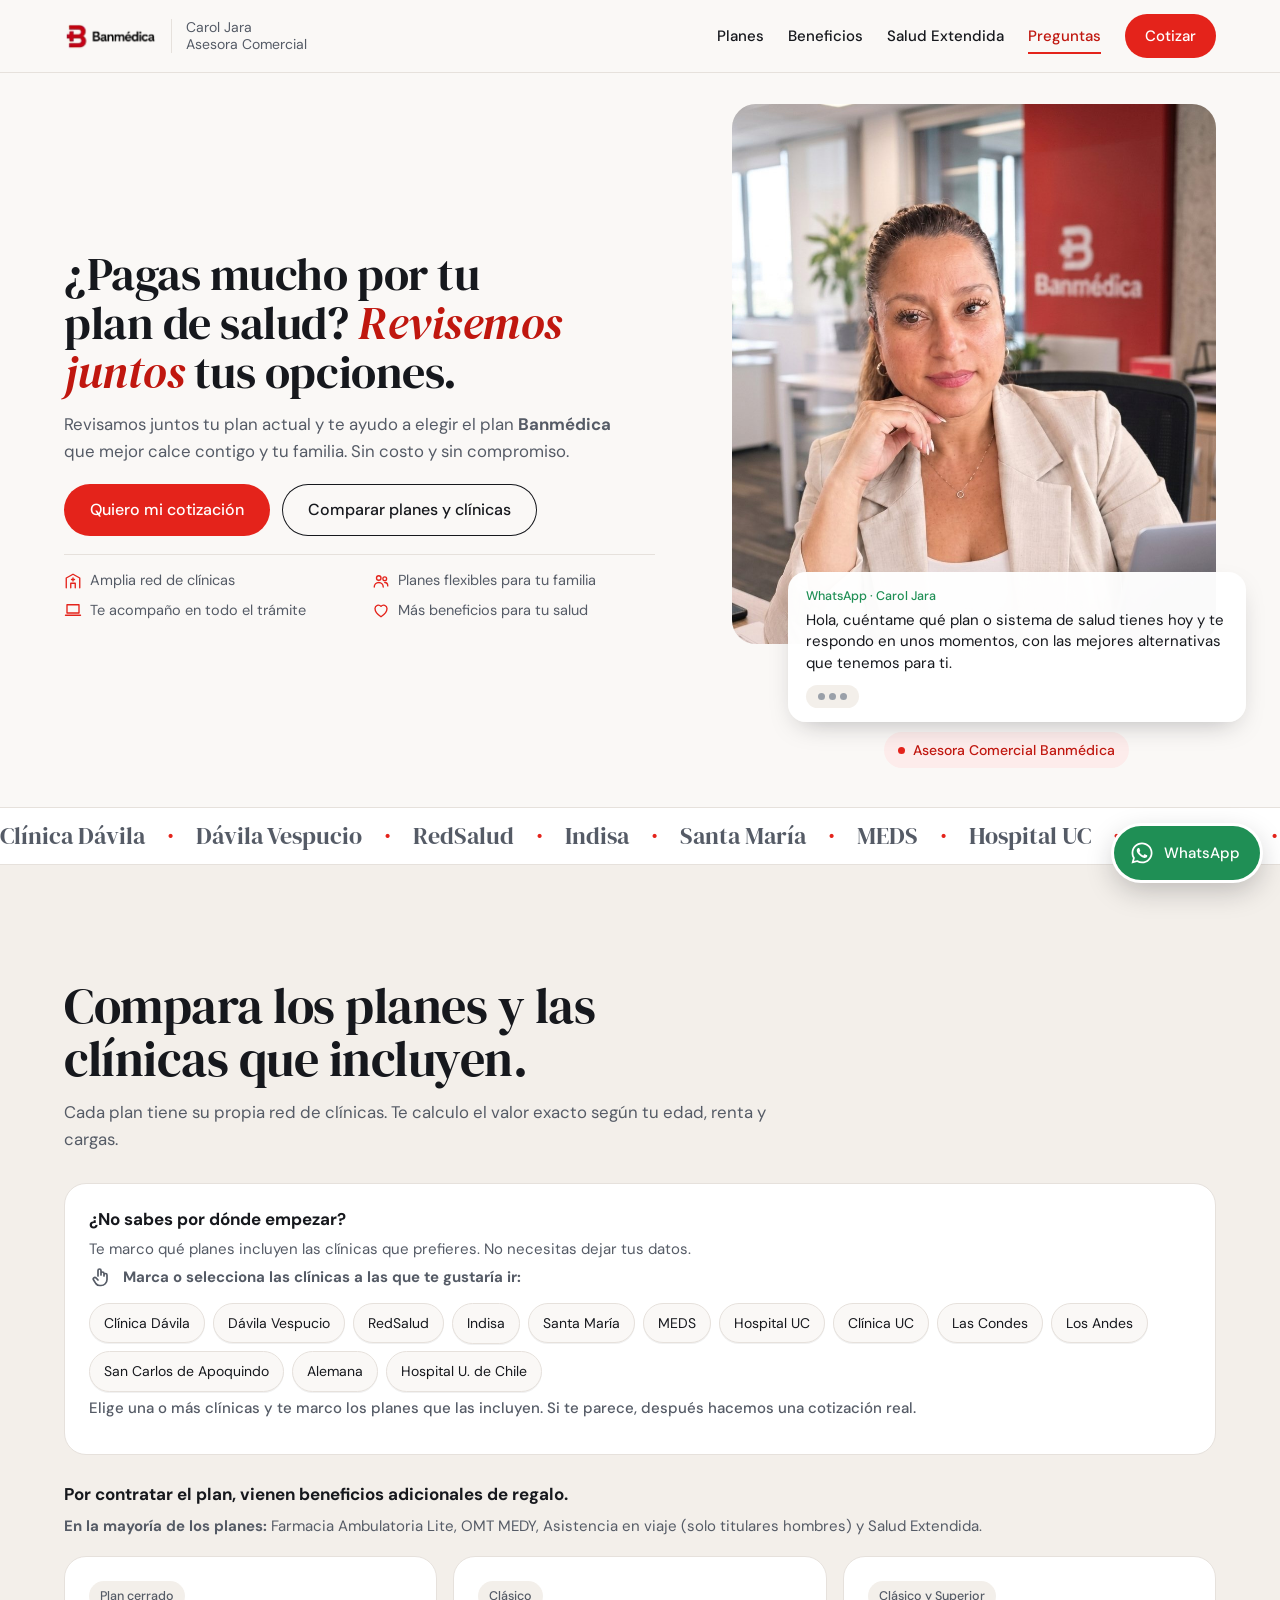
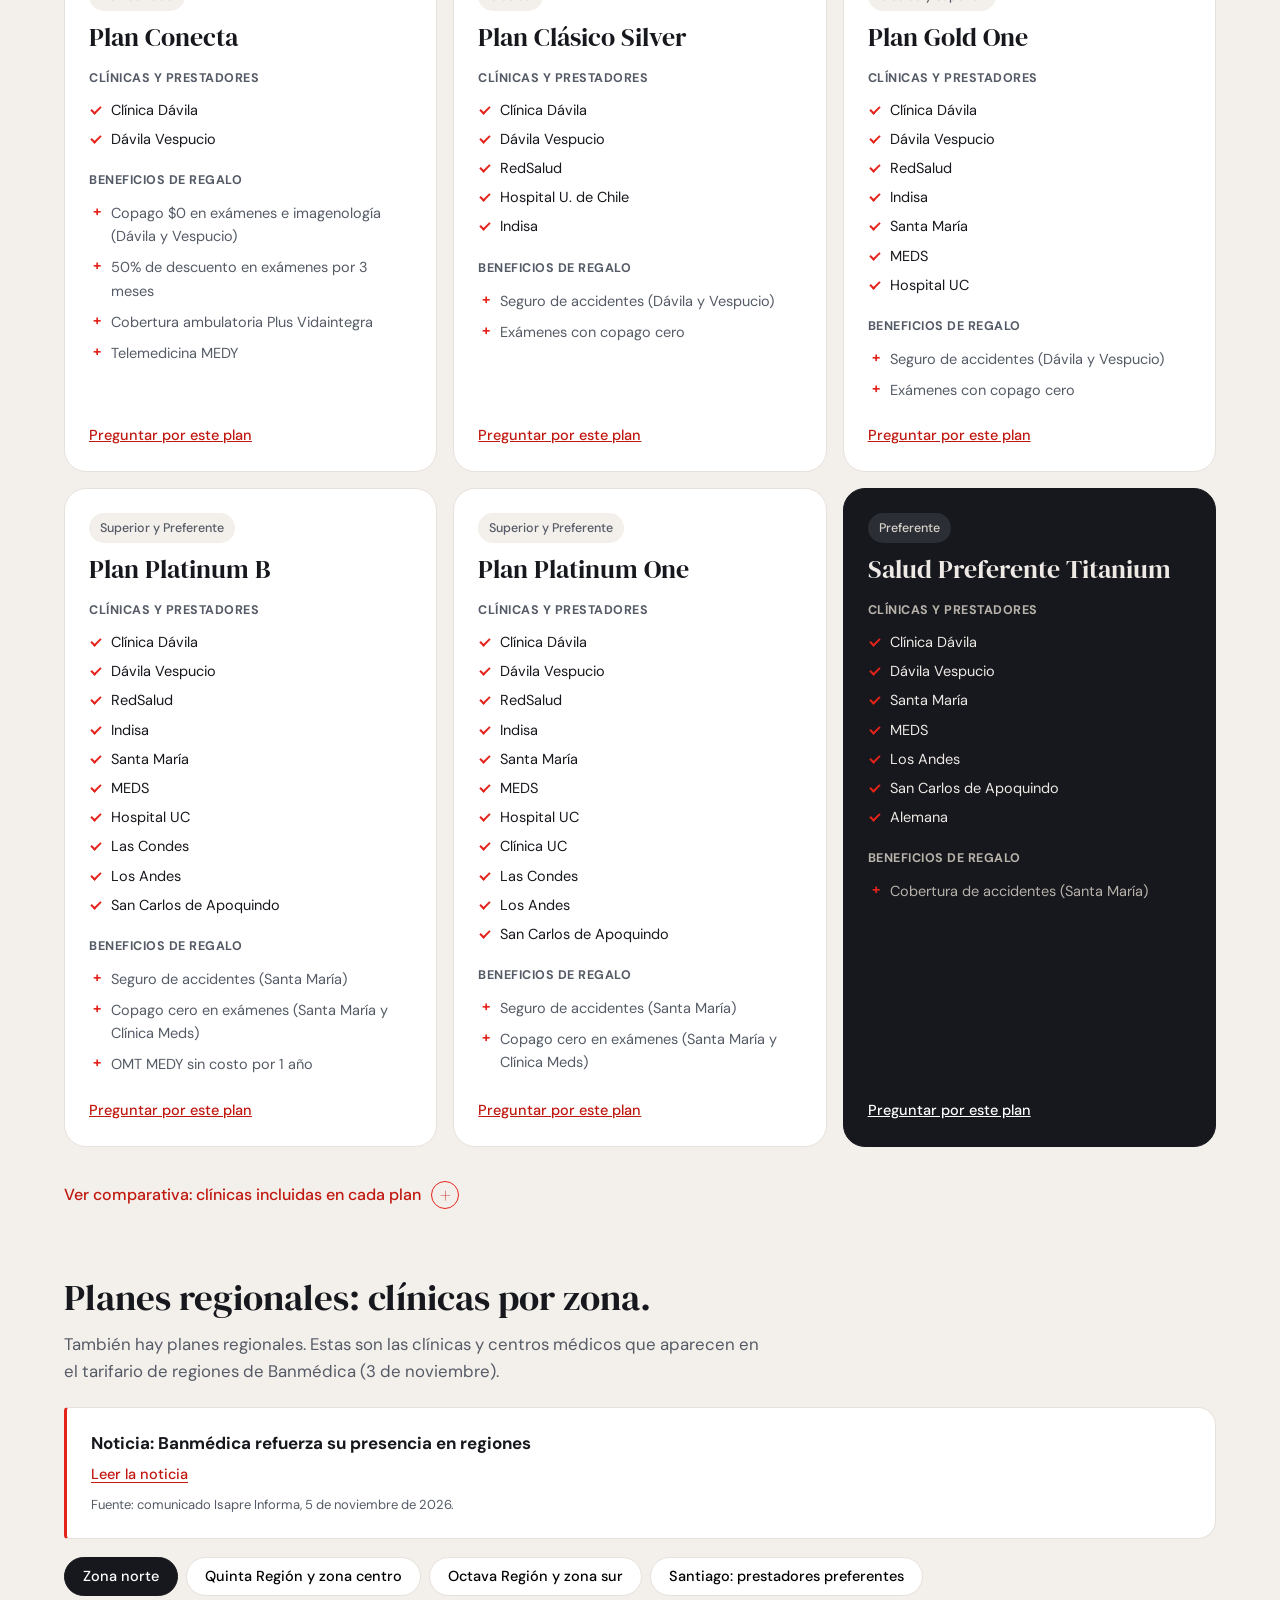
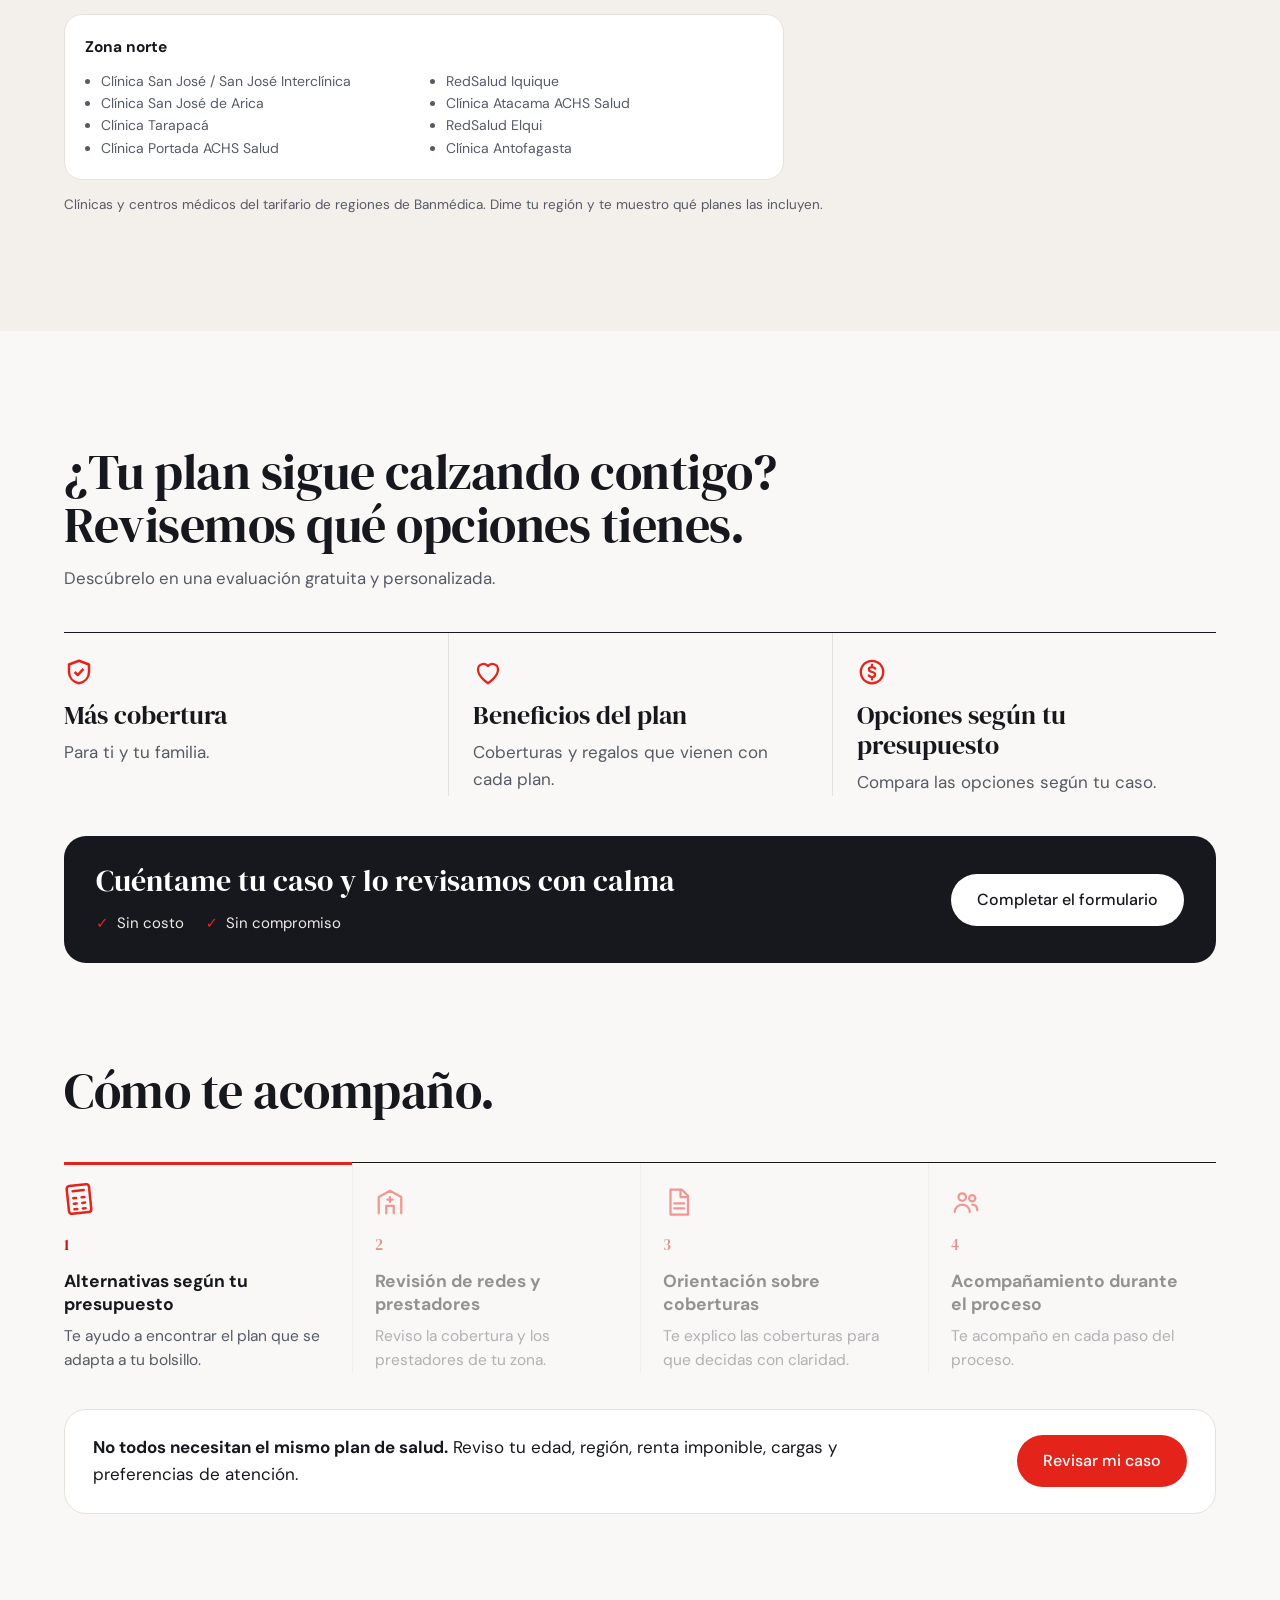
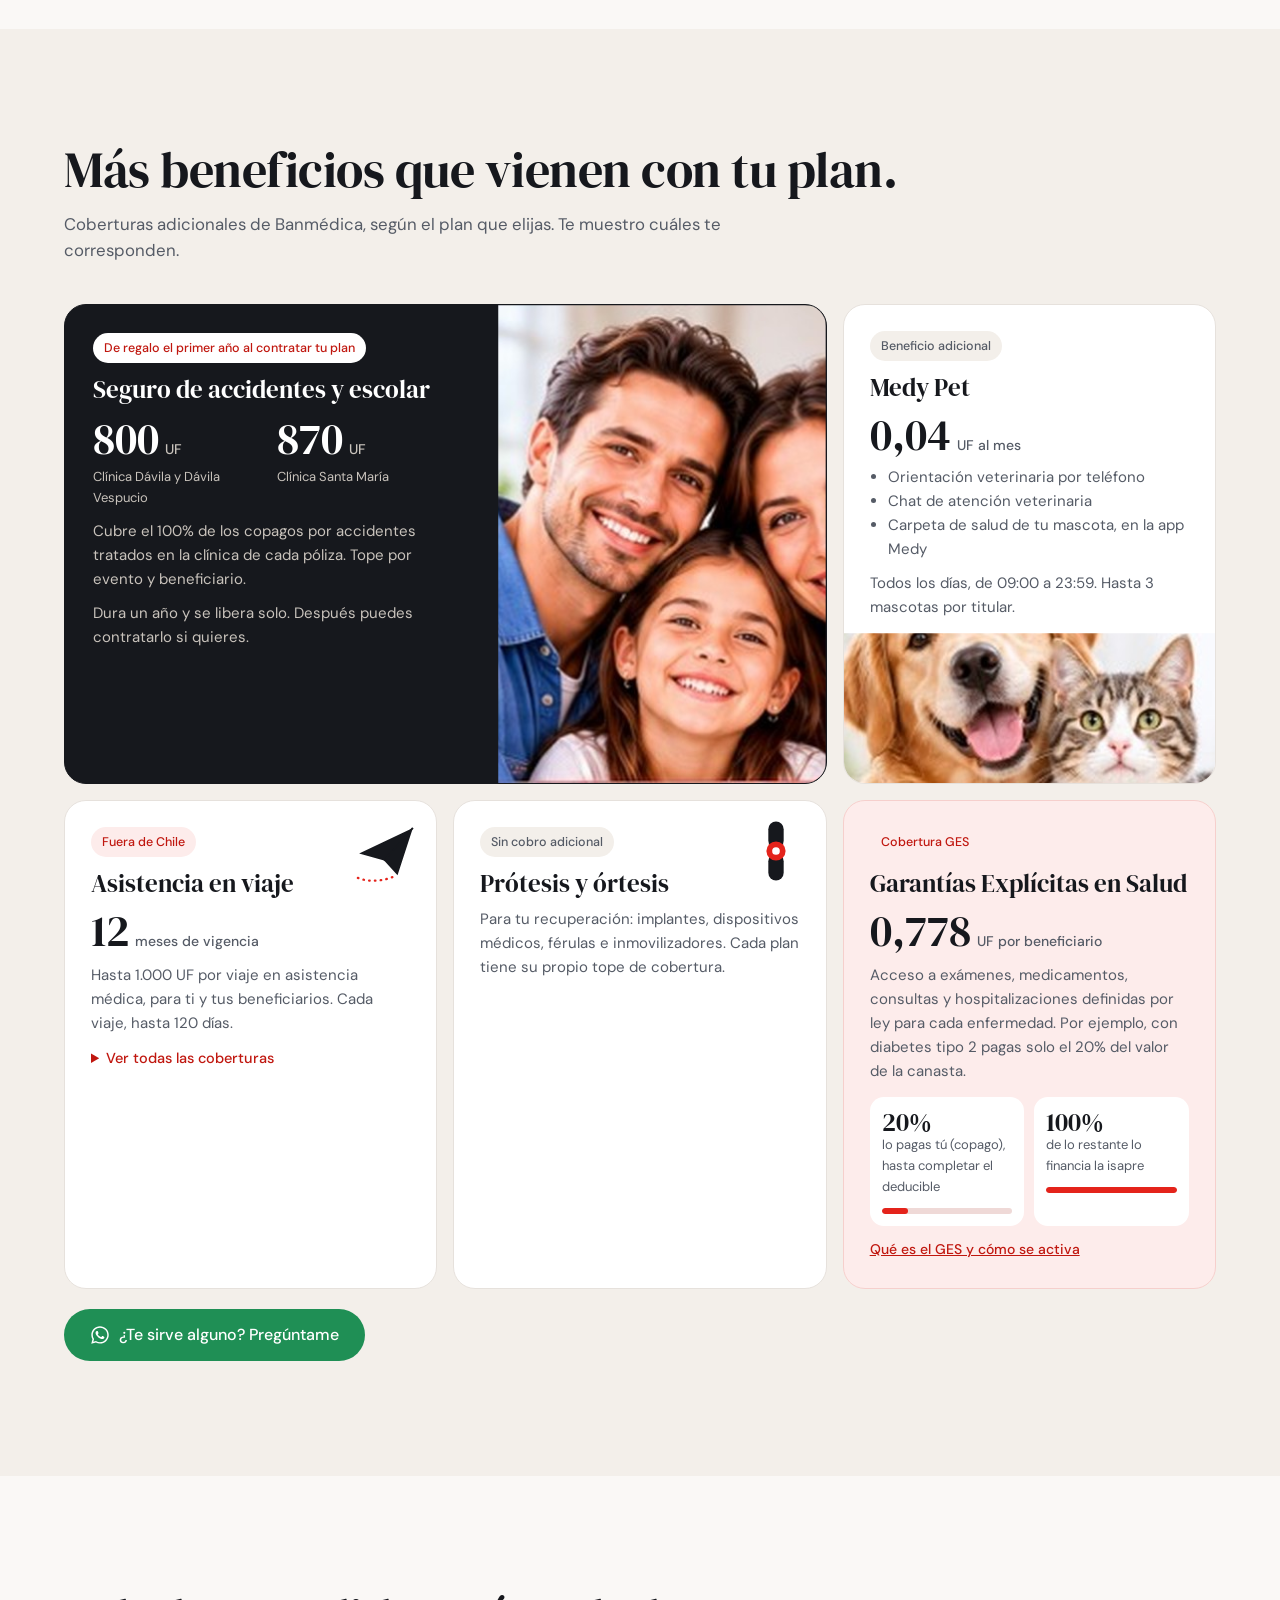
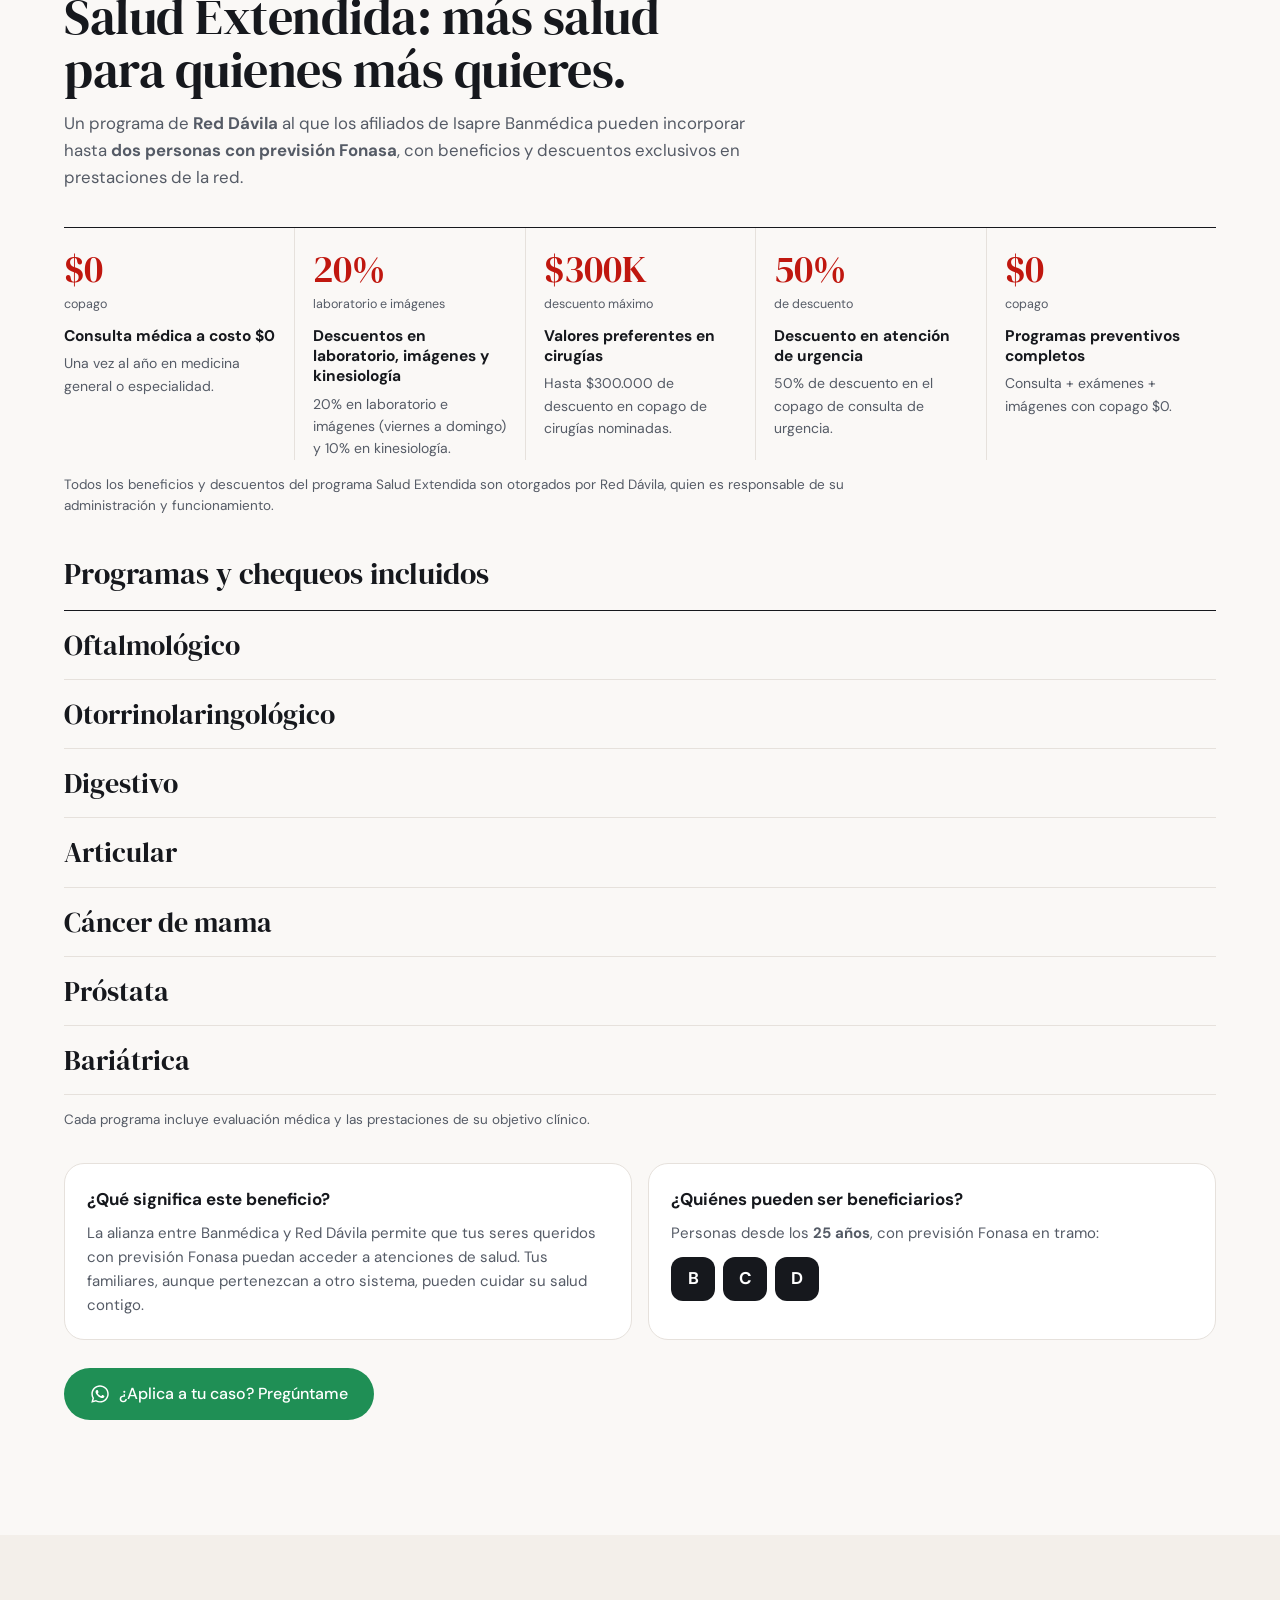
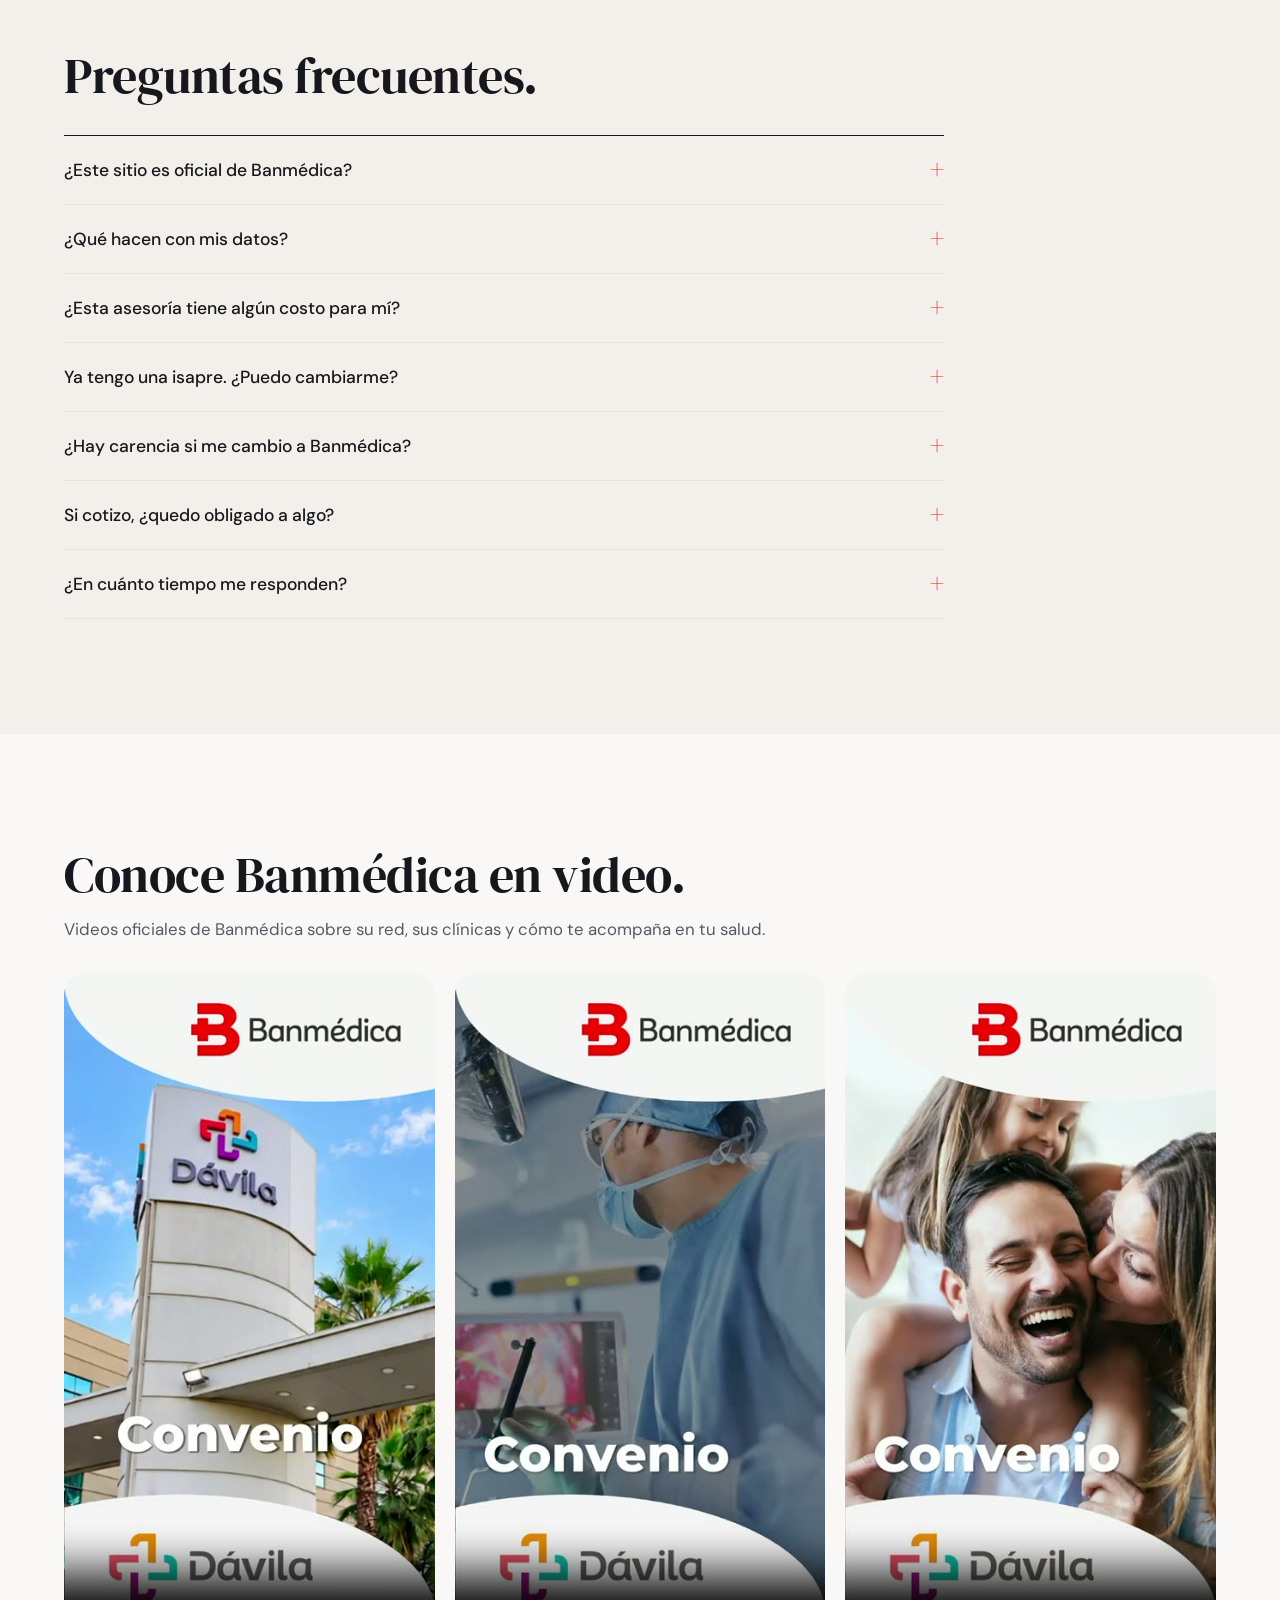
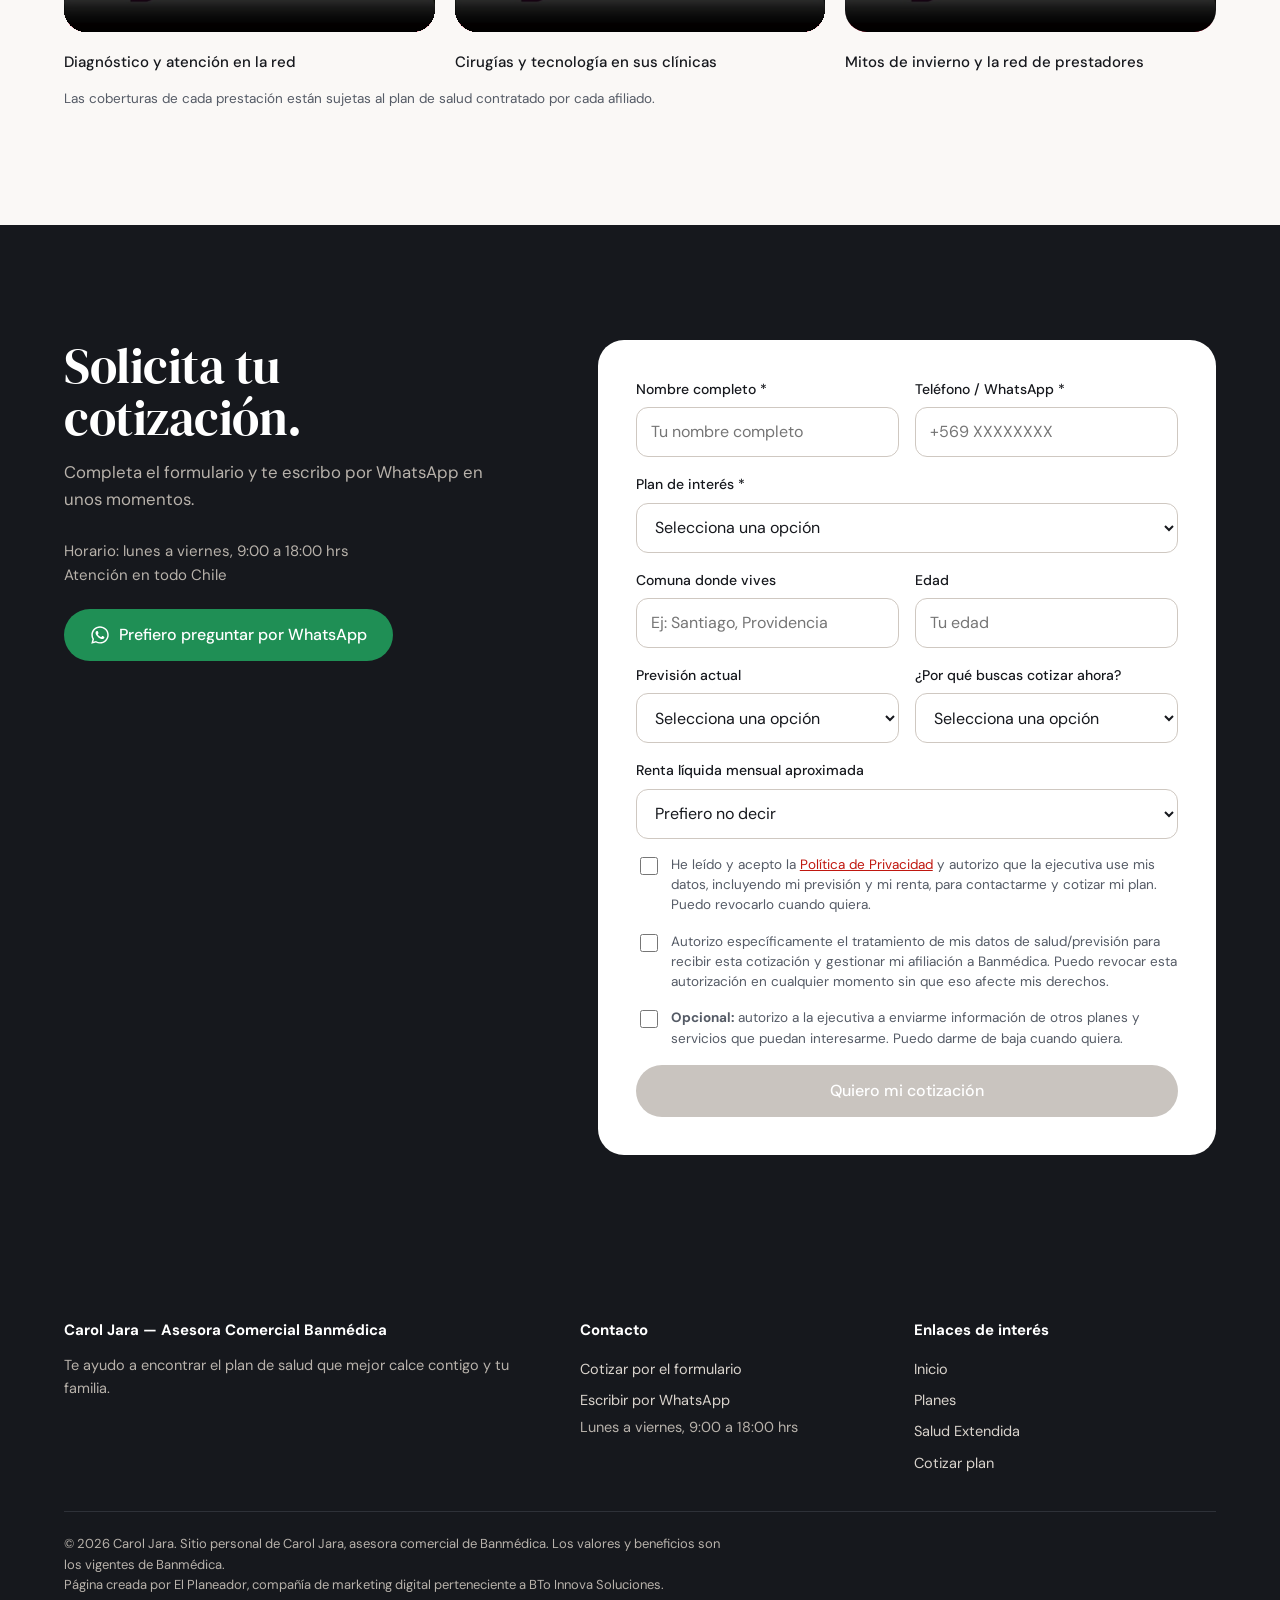
<file: salud/banmedica/carol-jara/v2/index.html>
<!DOCTYPE html>
<html lang="es-CL">
<head>
<meta charset="utf-8">
<meta name="viewport" content="width=device-width, initial-scale=1">
<meta name="robots" content="noindex, nofollow">
<title>Carol Jara · Asesora Comercial Banmédica</title>
<meta name="description" content="Carol Jara, asesora comercial de Banmédica. Compara planes y clínicas, revisa los beneficios y pide tu cotización.">
<link rel="preconnect" href="https://fonts.googleapis.com">
<link rel="preconnect" href="https://fonts.gstatic.com" crossorigin>
<link rel="stylesheet" href="https://fonts.googleapis.com/css2?family=DM+Serif+Display:ital@0;1&family=DM+Sans:opsz,wght@9..40,400;9..40,500;9..40,700&display=swap">
<style>
    :root {
        --fondo: #FAF8F6; --blanco: #FFFFFF; --tinta: #16181D; --suave: #555B66; --linea: #E6E1DC;
        --rojo: #E4231B; --rojo-t: #C0170F; --rojo-suave: #FDECEB; --arena: #F3EFEA; --oscuro: #16181D;
        --serif: "DM Serif Display", Georgia, serif; --sans: "DM Sans", system-ui, -apple-system, "Segoe UI", sans-serif;
        --m: clamp(20px, 5vw, 72px); --ease: cubic-bezier(.2, .7, .2, 1);
    }
    *, *::before, *::after { box-sizing: border-box; }
    html { scroll-behavior: smooth; scroll-padding-top: 84px; }
    body { margin: 0; background: var(--fondo); color: var(--tinta); font: 400 17px/1.6 var(--sans); -webkit-font-smoothing: antialiased; }
    img { display: block; max-width: 100%; }
    a { color: inherit; }
    h1, h2, h3, h4, p { margin: 0; }
    h1, h2 { font-family: var(--serif); font-weight: 400; letter-spacing: -.01em; text-wrap: balance; }
    :focus-visible { outline: 2px solid var(--rojo); outline-offset: 3px; }
    .caja { width: min(1200px, 100% - var(--m) * 2); margin-inline: auto; }
    .btn { display: inline-flex; align-items: center; justify-content: center; gap: 9px; min-height: 52px; padding: 0 26px; border-radius: 999px; background: var(--rojo); color: #fff; font: 500 16px/1 var(--sans); text-decoration: none; border: 0; cursor: pointer; transition: background .2s, transform .2s; }
    .btn:hover { background: var(--rojo-t); transform: translateY(-1px); }
    .btn:disabled { background: #C9C4BF; cursor: not-allowed; transform: none; }
    .btn.claro { background: transparent; color: var(--tinta); box-shadow: inset 0 0 0 1px var(--tinta); }
    .btn.claro:hover { background: var(--tinta); color: #fff; }
    .btn.wsp { background: #1F8F55; }
    .btn.wsp:hover { background: #18774A; }
    .btn svg { width: 20px; height: 20px; }

    /* cabecera */
    .cab { position: sticky; top: 0; z-index: 10; background: rgba(250, 248, 246, .97); border-bottom: 1px solid var(--linea); }
    .cab .caja { display: flex; align-items: center; justify-content: space-between; gap: 16px; min-height: 72px; }
    .marca { display: flex; align-items: center; gap: 14px; text-decoration: none; }
    .marca img { height: 30px; width: auto; }
    .marca span { padding-left: 14px; border-left: 1px solid var(--linea); font-size: 14px; color: var(--suave); line-height: 1.2; }
    .cab nav { display: flex; align-items: center; gap: 24px; font-size: 15px; font-weight: 500; }
    .cab nav a:not(.btn) { text-decoration: none; }
    .cab nav a:not(.btn):hover { color: var(--rojo-t); }
    .cab .btn { min-height: 44px; padding: 0 20px; font-size: 15px; }
    @media (max-width: 900px) { header.cab nav a:not(.btn) { display: none; } }
    @media (max-width: 420px) { .marca span { display: none; } }

    /* portada */
    .portada { padding: clamp(36px, 6vw, 84px) 0 clamp(48px, 7vw, 96px); }
    .portada .caja { display: grid; grid-template-columns: 1.05fr .95fr; gap: clamp(32px, 6vw, 96px); align-items: center; }
    .chips-rol { display: flex; flex-wrap: wrap; gap: 8px; }
    .rol { display: inline-flex; align-items: center; gap: 8px; font-size: 14px; font-weight: 500; padding: 7px 14px; border-radius: 999px; background: var(--rojo-suave); color: var(--rojo-t); }
    .rol i { width: 7px; height: 7px; border-radius: 50%; background: var(--rojo); }
    .sello { display: inline-flex; align-items: center; gap: 7px; font-size: 13.5px; font-weight: 500; padding: 7px 14px; border-radius: 999px; background: var(--blanco); border: 1px solid var(--linea); text-decoration: none; }
    .sello svg { width: 16px; height: 16px; color: #1F8F55; }
    .portada h1 { margin-top: 22px; font-size: clamp(2.5rem, 5vw, 4.3rem); line-height: 1.03; }
    .portada h1 em { color: var(--rojo-t); }
    .bajada { margin-top: 22px; font-size: clamp(1.05rem, 1.35vw, 1.2rem); color: var(--suave); max-width: 33em; }
    .acciones { margin-top: 30px; display: flex; flex-wrap: wrap; gap: 12px; }
    .micro { margin-top: 14px; font-size: 14px; color: var(--suave); }
    .respaldo { margin-top: 30px; padding-top: 22px; border-top: 1px solid var(--linea); display: grid; grid-template-columns: 1fr 1fr; gap: 10px 24px; font-size: 14.5px; color: var(--suave); }
    .respaldo span { display: flex; align-items: center; gap: 8px; }
    .respaldo svg { width: 18px; height: 18px; color: var(--rojo); flex: none; }
    .foto { position: relative; margin: 0; border-radius: 28px; overflow: hidden; aspect-ratio: 4 / 4.6; background: var(--arena); }
    .foto img { width: 100%; height: 100%; object-fit: cover; object-position: 50% 20%; }
    .foto-pie { position: absolute; left: 16px; right: 16px; bottom: 16px; background: rgba(255, 255, 255, .97); border-radius: 18px; padding: 14px 18px; }
    .foto-pie small { display: block; font-size: 12.5px; font-weight: 500; color: #1F8F55; margin-bottom: 4px; }
    .foto-pie p { font-size: 15px; line-height: 1.45; }
    @media (max-width: 900px) { .portada .caja { grid-template-columns: 1fr; } .foto { aspect-ratio: 4 / 4.2; order: -1; } .respaldo { grid-template-columns: 1fr; } }

    /* secciones */
    .sec { padding: clamp(64px, 9vw, 116px) 0; }
    .sec.arena { background: var(--arena); }
    .sec h2 { font-size: clamp(2rem, 4vw, 3.1rem); line-height: 1.06; max-width: 17em; }
    .sec .intro { margin-top: 14px; color: var(--suave); max-width: 42em; font-size: 1.05rem; }
    .nota { margin-top: 14px; font-size: 13.5px; color: var(--suave); max-width: 60em; }

    /* comparador */
    .guia { margin-top: 30px; padding: 22px 24px; background: var(--blanco); border: 1px solid var(--linea); border-radius: 22px; }
    .guia h3 { font-size: 17px; }
    .guia > p { margin-top: 4px; font-size: 15px; color: var(--suave); }
    .gchips { margin-top: 14px; display: flex; flex-wrap: wrap; gap: 8px; }
    .gchip input { position: absolute; opacity: 0; pointer-events: none; }
    .gchip span { display: inline-block; padding: 8px 14px; border-radius: 999px; border: 1px solid var(--linea); font-size: 14px; cursor: pointer; background: var(--fondo); transition: background .2s, color .2s, border-color .2s; }
    .gchip input:checked + span { background: var(--tinta); color: #fff; border-color: var(--tinta); }
    .gchip input:focus-visible + span { outline: 2px solid var(--rojo); outline-offset: 2px; }
    .guia-estado { margin-top: 14px; font-size: 15px; font-weight: 500; }
    .guia-acciones { margin-top: 12px; display: flex; flex-wrap: wrap; gap: 10px; align-items: center; }
    .guia-acciones .btn { min-height: 46px; font-size: 15px; }
    .limpiar { background: none; border: 0; font: 500 14px/1 var(--sans); text-decoration: underline; cursor: pointer; color: var(--suave); }
    .regalo-frase { margin-top: 26px; font-weight: 700; }
    .comun { margin-top: 6px; font-size: 15px; color: var(--suave); }
    .tabla-envoltura { margin-top: 18px; overflow-x: auto; border: 1px solid var(--linea); border-radius: 22px; background: var(--blanco); }
    table { width: 100%; min-width: 900px; border-collapse: collapse; font-size: 14.5px; }
    th, td { padding: 12px 14px; text-align: center; border-bottom: 1px solid var(--linea); vertical-align: middle; transition: background .25s, opacity .25s; }
    thead th { background: #FCFBFA; vertical-align: bottom; padding-top: 18px; }
    thead th:first-child, tbody th { text-align: left; }
    tbody th { font-weight: 500; white-space: nowrap; position: sticky; left: 0; background: var(--blanco); }
    .pc span { display: block; font-size: 12px; font-weight: 500; color: var(--suave); }
    .pc b { display: block; font: 400 20px/1.15 var(--serif); margin-top: 2px; }
    .pc a { display: inline-block; margin-top: 8px; font-size: 12.5px; font-weight: 500; color: var(--rojo-t); }
    td svg { width: 20px; height: 20px; color: var(--rojo); }
    td .no { color: #C7C1BA; font-size: 20px; }
    tr.regalo td { vertical-align: top; text-align: left; font-size: 13px; color: var(--suave); }
    tr.regalo ul { margin: 0; padding-left: 16px; }
    tr.regalo td, tr.regalo th { border-bottom: 0; }
    tr.c-sel th { color: var(--rojo-t); }
    tr.c-sel td, tr.c-sel th { background: #FFF7F6; }
    .col-ok { background: #FFF2F1; }
    .col-fuera { opacity: .32; }

    /* regiones */
    .regional { margin-top: 56px; }
    .regional h3 { font: 400 clamp(1.6rem, 3vw, 2.3rem)/1.1 var(--serif); }
    .noticia { margin-top: 22px; padding: 22px 24px; background: var(--blanco); border: 1px solid var(--linea); border-left: 3px solid var(--rojo); border-radius: 4px 18px 18px 4px; }
    .noticia h4 { font-size: 17px; }
    .noticia p { margin-top: 8px; font-size: 15.5px; color: var(--suave); }
    .noticia .fuente { font-size: 13px; }
    .zonas { margin-top: 18px; display: grid; grid-template-columns: repeat(4, 1fr); gap: 14px; }
    .zona { background: var(--blanco); border: 1px solid var(--linea); border-radius: 18px; padding: 20px; }
    .zona h4 { font-size: 15.5px; }
    .zona ul { margin: 10px 0 0; padding-left: 16px; font-size: 14px; color: var(--suave); }
    @media (max-width: 900px) { .zonas { grid-template-columns: 1fr 1fr; } }
    @media (max-width: 560px) { .zonas { grid-template-columns: 1fr; } }

    /* pilares y pasos */
    .pilares { margin-top: 40px; display: grid; grid-template-columns: repeat(3, 1fr); border-top: 1px solid var(--tinta); }
    .pilar { padding: 24px 24px 0 0; }
    .pilar + .pilar { padding-left: 24px; border-left: 1px solid var(--linea); }
    .pilar h3 { font: 400 26px/1.15 var(--serif); }
    .pilar p { margin-top: 8px; color: var(--suave); }
    .pasos { margin-top: 44px; display: grid; grid-template-columns: repeat(4, 1fr); border-top: 1px solid var(--tinta); }
    .paso { padding: 24px 22px 0 0; }
    .paso + .paso { padding-left: 22px; border-left: 1px solid var(--linea); }
    .paso .n { font: 400 15px/1 var(--serif); color: var(--rojo-t); }
    .paso h3 { margin-top: 12px; font-size: 17.5px; line-height: 1.3; }
    .paso p { margin-top: 8px; color: var(--suave); font-size: 15.5px; }
    .destacado { margin-top: 36px; display: flex; flex-wrap: wrap; align-items: center; justify-content: space-between; gap: 18px; padding: 24px 28px; background: var(--blanco); border: 1px solid var(--linea); border-radius: 22px; }
    .destacado p { max-width: 46em; }
    @media (max-width: 900px) { .pilares, .pasos { grid-template-columns: 1fr; } .pilar + .pilar, .paso + .paso { padding-left: 0; border-left: 0; border-top: 1px solid var(--linea); } .pilar, .paso { padding-bottom: 22px; } }

    /* beneficios */
    .bento { margin-top: 40px; display: grid; grid-template-columns: repeat(6, 1fr); gap: 16px; }
    .ben { background: var(--blanco); border: 1px solid var(--linea); border-radius: 22px; padding: 26px; overflow: hidden; position: relative; }
    .ben h3 { font: 400 25px/1.12 var(--serif); }
    .ben p, .ben li { color: var(--suave); font-size: 15px; }
    .ben p { margin-top: 10px; }
    .chip { display: inline-block; margin-bottom: 12px; font-size: 12.5px; font-weight: 500; padding: 5px 11px; border-radius: 999px; background: var(--rojo-suave); color: var(--rojo-t); }
    .chip.gris { background: var(--arena); color: var(--suave); }
    .cifra { display: block; margin-top: 12px; font: 400 44px/1 var(--serif); }
    .cifra small { font: 500 14px/1 var(--sans); color: var(--suave); margin-left: 6px; }
    .ben.seguro { grid-column: span 4; display: grid; grid-template-columns: 1fr .8fr; gap: 24px; padding: 0; background: var(--oscuro); color: #EEE9E4; border-color: var(--oscuro); }
    .ben.seguro .txt { padding: 28px; }
    .ben.seguro h3 { color: #fff; }
    .ben.seguro p { color: #C9C3BC; }
    .ben.seguro .chip { background: #fff; color: var(--rojo-t); }
    .ben.seguro img { width: 100%; height: 100%; object-fit: cover; min-height: 280px; }
    .dos-cifras { margin-top: 14px; display: grid; grid-template-columns: 1fr 1fr; gap: 14px; }
    .dos-cifras .cifra { display: block; color: #fff; margin-top: 0; font: 400 44px/1 var(--serif); }
    .dos-cifras .cifra small { color: #C9C3BC; }
    .dos-cifras span { display: block; margin-top: 6px; font-size: 13px; color: #C9C3BC; }
    .ben.pet { grid-column: span 2; }
    .ben.pet img { margin: 14px -26px -26px; width: calc(100% + 52px); height: 150px; object-fit: cover; max-width: none; }
    .ben.viaje { grid-column: span 2; }
    .ben.protesis { grid-column: span 2; }
    .ben.ges { grid-column: span 2; background: var(--rojo-suave); border-color: #F6CFCC; }
    .ben details { margin-top: 12px; font-size: 14.5px; }
    .ben summary { cursor: pointer; font-weight: 500; color: var(--rojo-t); }
    .ben ul { margin: 8px 0 0; padding-left: 18px; }
    .ges-pasos { margin-top: 14px; display: grid; grid-template-columns: 1fr 1fr; gap: 10px; }
    .ges-pasos div { background: #fff; border-radius: 14px; padding: 12px; font-size: 13px; color: var(--suave); }
    .ges-pasos b { display: block; font: 400 26px/1 var(--serif); color: var(--tinta); }
    .ben a.ver { display: inline-block; margin-top: 12px; font-size: 14px; font-weight: 500; color: var(--rojo-t); }
    @media (max-width: 960px) { .bento { grid-template-columns: 1fr 1fr; } .ben.seguro { grid-column: span 2; } .ben.pet, .ben.viaje, .ben.protesis, .ben.ges { grid-column: span 1; } }
    @media (max-width: 640px) { .bento { grid-template-columns: 1fr; } .ben.seguro, .ben.pet, .ben.viaje, .ben.protesis, .ben.ges { grid-column: span 1; } .ben.seguro { grid-template-columns: 1fr; } }

    /* salud extendida */
    .se-cifras { margin-top: 36px; display: grid; grid-template-columns: repeat(5, 1fr); gap: 0; border-top: 1px solid var(--tinta); }
    .se-c { padding: 22px 18px 0 0; }
    .se-c + .se-c { padding-left: 18px; border-left: 1px solid var(--linea); }
    .se-c b { display: block; font: 400 38px/1 var(--serif); color: var(--rojo-t); }
    .se-c small { display: block; margin-top: 4px; font-size: 12.5px; color: var(--suave); }
    .se-c h3 { margin-top: 12px; font-size: 15.5px; line-height: 1.3; }
    .se-c p { margin-top: 6px; font-size: 14px; color: var(--suave); }
    .programas { margin-top: 40px; display: grid; grid-template-columns: repeat(7, 1fr); gap: 12px; }
    .prog { text-align: center; font-size: 13.5px; font-weight: 500; }
    .prog img { width: 100%; aspect-ratio: 1; object-fit: cover; border-radius: 16px; margin-bottom: 8px; }
    .se-info { margin-top: 32px; display: grid; grid-template-columns: 1fr 1fr; gap: 16px; }
    .se-info > div { background: var(--blanco); border: 1px solid var(--linea); border-radius: 20px; padding: 22px; }
    .se-info h3 { font-size: 17px; }
    .se-info p { margin-top: 8px; color: var(--suave); font-size: 15px; }
    .tramos { margin-top: 12px; display: flex; gap: 8px; }
    .tramos span { width: 44px; height: 44px; display: grid; place-items: center; border-radius: 12px; background: var(--tinta); color: #fff; font-weight: 700; }
    @media (max-width: 960px) { .se-cifras { grid-template-columns: 1fr 1fr; row-gap: 22px; } .se-c:nth-child(odd) { border-left: 0; padding-left: 0; } .programas { grid-template-columns: repeat(4, 1fr); } .se-info { grid-template-columns: 1fr; } }
    @media (max-width: 560px) { .se-cifras { grid-template-columns: 1fr; } .se-c + .se-c { border-left: 0; padding-left: 0; } .programas { grid-template-columns: repeat(3, 1fr); } }

    /* preguntas */
    .preguntas { margin-top: 32px; border-top: 1px solid var(--tinta); max-width: 880px; }
    details.faq { border-bottom: 1px solid var(--linea); }
    details.faq summary { list-style: none; cursor: pointer; display: flex; justify-content: space-between; gap: 20px; padding: 20px 0; font-size: 17.5px; font-weight: 500; }
    details.faq summary::-webkit-details-marker { display: none; }
    details.faq summary::after { content: "+"; font: 400 26px/1 var(--serif); color: var(--rojo); transition: transform .25s var(--ease); }
    details.faq[open] summary::after { transform: rotate(45deg); }
    details.faq p { padding: 0 0 20px; color: var(--suave); max-width: 46em; }

    /* cotizar */
    .cotizar { background: var(--oscuro); color: #DDD8D2; }
    .cotizar .caja { display: grid; grid-template-columns: .85fr 1.15fr; gap: clamp(32px, 6vw, 88px); align-items: start; }
    .cotizar h2 { color: #fff; }
    .cotizar .intro { color: #B8B2AB; }
    .horario { margin-top: 26px; font-size: 15px; color: #B8B2AB; }
    .cotizar .lado .btn { margin-top: 22px; }
    form { background: var(--blanco); color: var(--tinta); border-radius: 26px; padding: clamp(22px, 3vw, 38px); display: grid; grid-template-columns: 1fr 1fr; gap: 16px; }
    .campo { display: grid; gap: 7px; font-size: 14px; font-weight: 500; }
    .campo.ancho { grid-column: 1 / -1; }
    input[type="text"], input[type="tel"], input[type="number"], select { font: 400 16px/1.3 var(--sans); color: var(--tinta); min-height: 50px; padding: 0 14px; border: 1px solid #CFC8C1; border-radius: 12px; background: #fff; width: 100%; }
    input:focus, select:focus { outline: 2px solid var(--rojo); outline-offset: 1px; border-color: var(--rojo); }
    .consent { grid-column: 1 / -1; display: flex; gap: 10px; align-items: flex-start; font-size: 13.5px; font-weight: 400; color: var(--suave); line-height: 1.5; }
    .consent input { width: 18px; height: 18px; margin-top: 2px; flex: none; accent-color: var(--rojo); }
    .enlace-politica { color: var(--rojo-t); text-decoration: underline; cursor: pointer; }
    form .btn { grid-column: 1 / -1; width: 100%; }
    @media (max-width: 900px) { .cotizar .caja { grid-template-columns: 1fr; } }
    @media (max-width: 560px) { form { grid-template-columns: 1fr; } }

    /* politica */
    .overlay-popup { position: fixed; inset: 0; z-index: 50; background: rgba(22, 24, 29, .55); display: none; align-items: center; justify-content: center; padding: 16px; }
    .overlay-popup.activo { display: flex; }
    .popup { background: #fff; border-radius: 22px; max-width: 680px; width: 100%; max-height: 86vh; display: flex; flex-direction: column; overflow: hidden; }
    .popup-cabecera { display: flex; justify-content: space-between; align-items: center; gap: 12px; padding: 20px 24px; border-bottom: 1px solid var(--linea); }
    .popup-cabecera h3 { font: 400 22px/1.2 var(--serif); }
    .popup-cerrar { background: none; border: 0; font-size: 28px; line-height: 1; cursor: pointer; color: var(--suave); }
    .popup-contenido { padding: 20px 24px; overflow-y: auto; font-size: 14.5px; color: var(--suave); }
    .popup-contenido h4 { margin-top: 14px; color: var(--tinta); font-size: 15px; }
    .popup-contenido p { margin-top: 6px; }
    .popup-pie { display: flex; flex-wrap: wrap; align-items: center; gap: 12px; padding: 16px 24px; border-top: 1px solid var(--linea); }
    .popup-aceptar { display: flex; align-items: center; gap: 8px; font-size: 14px; margin-right: auto; }
    .popup-boton { min-height: 42px; padding: 0 18px; border-radius: 999px; border: 0; font: 500 14.5px/1 var(--sans); cursor: pointer; }
    .popup-boton.aceptar { background: var(--rojo); color: #fff; }
    .popup-boton.cerrar { background: var(--arena); color: var(--tinta); }

    footer { padding: 40px 0 100px; font-size: 14px; color: var(--suave); border-top: 1px solid var(--linea); }
    footer .caja { display: grid; grid-template-columns: 1.4fr 1fr; gap: 24px; }
    footer b { color: var(--tinta); }
    footer p + p { margin-top: 8px; }
    footer .derecha { text-align: right; }
    @media (max-width: 720px) { footer .caja { grid-template-columns: 1fr; } footer .derecha { text-align: left; } }

    .wsp-fijo { position: fixed; right: 20px; bottom: 20px; z-index: 20; display: inline-flex; align-items: center; gap: 10px; min-height: 54px; padding: 0 20px 0 16px; border-radius: 999px; background: #1F8F55; color: #fff; font: 500 15px/1 var(--sans); text-decoration: none; box-shadow: 0 0 0 3px #fff, 0 10px 28px rgba(22, 24, 29, .25); }
    .wsp-fijo svg { width: 24px; height: 24px; }

    /* ---- interaccion y movimiento (como la pagina original, en el formato nuevo) ---- */
    .ico { display: block; width: 30px; height: 30px; color: var(--rojo); margin-bottom: 14px; transition: transform .35s var(--ease); }
    .pilar:hover .ico, .paso:hover .ico { transform: translateY(-3px) rotate(-6deg) scale(1.1); }
    .respaldo svg { transition: transform .3s var(--ease); }
    .respaldo span:hover svg { transform: scale(1.25); }
    .escribiendo { display: inline-flex; gap: 4px; padding: 8px 12px; background: var(--arena); border-radius: 14px; }
    .escribiendo i { width: 7px; height: 7px; border-radius: 50%; background: #9AA0A9; animation: puntos 1.2s ease-in-out infinite; }
    .escribiendo i:nth-child(2) { animation-delay: .15s; } .escribiendo i:nth-child(3) { animation-delay: .3s; }
    @keyframes puntos { 0%, 60%, 100% { transform: translateY(0); opacity: .45; } 30% { transform: translateY(-4px); opacity: 1; } }
    #chat { display: flex; flex-direction: column; }
    #chat small { order: 0; } #chat .msg { order: 1; } #chat .escribiendo { order: 2; align-self: flex-start; margin-top: 10px; }
    .js #chat:not(.escribio) .msg { opacity: 0; }
    .js #chat.escribio .msg { animation: aparece .5s var(--ease); }
    @keyframes aparece { from { opacity: 0; transform: translateY(6px); } }
    .wsp-fijo { animation: late 2.6s ease-in-out infinite; }
    @keyframes late { 0%, 100% { box-shadow: 0 0 0 3px #fff, 0 10px 28px rgba(22, 24, 29, .25), 0 0 0 3px rgba(31, 143, 85, 0); } 50% { box-shadow: 0 0 0 3px #fff, 0 10px 28px rgba(22, 24, 29, .25), 0 0 0 12px rgba(31, 143, 85, .2); } }
    .cab nav a:not(.btn) { position: relative; padding: 6px 0; }
    .cab nav a:not(.btn)::after { content: ""; position: absolute; left: 0; bottom: 0; height: 2px; width: 100%; background: var(--rojo); transform: scaleX(0); transform-origin: 0 50%; transition: transform .3s var(--ease); }
    .cab nav a:not(.btn):hover::after, .cab nav a.activo::after { transform: scaleX(1); }
    .cab nav a.activo { color: var(--rojo-t); }
    .banda { margin-top: 40px; display: flex; flex-wrap: wrap; align-items: center; justify-content: space-between; gap: 20px; padding: 28px 32px; background: var(--oscuro); color: #EEE9E4; border-radius: 22px; }
    .banda h3 { font: 400 clamp(1.4rem, 2.4vw, 1.9rem)/1.15 var(--serif); color: #fff; max-width: 20em; }
    .banda ul { margin: 12px 0 0; padding: 0; list-style: none; display: flex; flex-wrap: wrap; gap: 8px 22px; font-size: 15px; }
    .banda li::before { content: "✓"; color: var(--rojo); font-weight: 700; margin-right: 8px; }
    .banda .btn { background: #fff; color: var(--tinta); }
    .banda .btn:hover { background: var(--rojo); color: #fff; }
    .portada .caja { grid-template-columns: 1.35fr .65fr; }
    .foto { aspect-ratio: 4 / 4.4; max-height: 64vh; max-width: 420px; justify-self: end; width: 100%; }
    @media (max-width: 900px) { .portada .caja { grid-template-columns: 1fr; } .foto { aspect-ratio: auto; max-height: none; max-width: none; justify-self: stretch; overflow: visible; background: none; border-radius: 0; } .foto img { height: 44vh; border-radius: 24px; object-position: 50% 25%; } .foto-pie { position: static; margin-top: -28px; margin-inline: 14px; box-shadow: 0 10px 28px -12px rgba(22,24,29,.35); position: relative; } }
    th.pc { cursor: pointer; }
    th.pc:hover b, th.pc.sel b { color: var(--rojo-t); }
    td.hov, th.hov { background: #FFF7F6; }
    .col-sel { background: #FFEDEB !important; }
    .detalle-plan { margin-top: 14px; padding: 16px 20px; background: var(--blanco); border: 1px solid var(--linea); border-left: 3px solid var(--rojo); border-radius: 4px 16px 16px 4px; font-size: 15px; display: none; }
    .detalle-plan.on { display: block; animation: aparece .4s var(--ease); }
    .detalle-plan b { font: 400 20px/1.2 var(--serif); }
    .detalle-plan p { margin-top: 6px; color: var(--suave); }
    .tabla-pista { margin-top: 12px; font-size: 13.5px; color: var(--suave); }
    .ben, .zona, .se-info > div { transition: transform .35s var(--ease), box-shadow .35s var(--ease); }
    .ben:hover, .zona:hover, .se-info > div:hover { transform: translateY(-4px); box-shadow: 0 18px 40px -18px rgba(22, 24, 29, .35); }
    .ben.seguro img, .ben.pet img { transition: transform .8s var(--ease); }
    .ben.seguro:hover img, .ben.pet:hover img { transform: scale(1.05); }
    .ilu-viaje { position: absolute; right: 18px; top: 18px; width: 64px; height: 64px; color: var(--tinta); transition: transform .6s var(--ease); }
    .ben.viaje:hover .ilu-viaje { transform: translate(8px, -8px) rotate(8deg); }
    .ilu-prot { position: absolute; right: 18px; top: 18px; width: 64px; height: 64px; transition: transform .6s var(--ease); }
    .ben.protesis:hover .ilu-prot { transform: rotate(18deg) scale(1.08); }
    .ges-pasos .barra { display: block; margin-top: 10px; height: 6px; border-radius: 6px; background: #EFD9D7; overflow: hidden; }
    .ges-pasos .barra u { display: block; height: 100%; width: var(--w); background: var(--rojo); border-radius: 6px; transform-origin: 0 50%; }
    .programas .prog { transition: transform .35s var(--ease); }
    .programas .prog img { transition: transform .5s var(--ease), box-shadow .35s; }
    .programas .prog:hover { transform: translateY(-4px); }
    .programas .prog:hover img { transform: scale(1.06); box-shadow: 0 14px 30px -14px rgba(22, 24, 29, .45); }
    .se-c b { display: inline-block; transition: transform .35s var(--ease); }
    .se-c:hover b { transform: scale(1.08); }
    .gchip span { display: inline-block; transition: transform .2s var(--ease), background .2s, color .2s, border-color .2s; }
    .gchip:hover span { transform: translateY(-2px); border-color: var(--tinta); }
    @media (prefers-reduced-motion: no-preference) {
        .js .ben.seguro img, .js .ben.pet img { clip-path: inset(0 100% 0 0); }
        .js .ben.vista img { clip-path: inset(0 0 0 0); transition: clip-path 1.1s var(--ease) .2s, transform .8s var(--ease); }
        .js .ges-pasos .barra u { transform: scaleX(0); }
        .js .ben.vista .ges-pasos .barra u { transform: scaleX(1); transition: transform 1.2s var(--ease) .5s; }
        .js .tramos span { transform: scale(.4); opacity: 0; }
        .js .vista .tramos span { transform: none; opacity: 1; transition: transform .5s cubic-bezier(.34, 1.56, .64, 1) calc(var(--i) * .15s + .3s), opacity .3s calc(var(--i) * .15s + .3s); }
        .js .programas .prog { opacity: 0; translate: 0 14px; }
        .js .programas.vista .prog { opacity: 1; translate: none; transition: opacity .6s var(--ease) calc(var(--k, 0) * 70ms), translate .6s var(--ease) calc(var(--k, 0) * 70ms), transform .35s var(--ease); }
    }
    @media (prefers-reduced-motion: reduce) { .escribiendo i, .wsp-fijo { animation: none; } .js #chat .msg { opacity: 1; } }


    .invita { margin-top: 16px; display: flex; align-items: center; gap: 10px; font-weight: 700; font-size: 16px; color: var(--rojo-t); }
    .invita svg { width: 24px; height: 24px; animation: toca 1.6s ease-in-out infinite; }
    @keyframes toca { 0%, 100% { transform: translateY(0); } 50% { transform: translateY(4px); } }
    .gchip span { box-shadow: 0 1px 0 rgba(22, 24, 29, .06); }
    @media (prefers-reduced-motion: no-preference) {
        .gchips.llama .gchip span { animation: llama .9s var(--ease) calc(var(--k, 0) * 70ms) 1 both; }
        @keyframes llama { 0% { transform: none; } 35% { transform: translateY(-4px); background: var(--rojo-suave); border-color: var(--rojo); color: var(--rojo-t); } 100% { transform: none; } }
    }
    @media (prefers-reduced-motion: reduce) { .invita svg { animation: none; } }
    /* ---- menos texto a la vista: pestanas, plegado, pasos que avanzan, cifras que cuentan ---- */
    .tabs-zona { margin-top: 18px; display: flex; flex-wrap: wrap; gap: 8px; }
    .tabs-zona button { font: 500 14.5px/1 var(--sans); padding: 11px 18px; border-radius: 999px; border: 1px solid var(--linea); background: var(--blanco); cursor: pointer; transition: background .2s, color .2s, border-color .2s, transform .2s var(--ease); }
    .tabs-zona button:hover { transform: translateY(-2px); border-color: var(--tinta); }
    .tabs-zona button[aria-selected="true"] { background: var(--tinta); color: #fff; border-color: var(--tinta); }
    .js .zonas.con-tabs { grid-template-columns: 1fr; max-width: 720px; }
    .js .zonas.con-tabs .zona { display: none; }
    .js .zonas.con-tabs .zona.on { display: block; animation: aparece .4s var(--ease); }
    .js .zonas.con-tabs .zona ul { columns: 2; column-gap: 28px; }
    @media (max-width: 560px) { .js .zonas.con-tabs .zona ul { columns: 1; } }
    .js .noticia.cerrada p:not(.fuente) { display: none; }
    .leer { margin-top: 10px; background: none; border: 0; padding: 0; font: 500 14.5px/1 var(--sans); color: var(--rojo-t); cursor: pointer; text-decoration: underline; text-underline-offset: 3px; }
    .pasos { position: relative; }
    .pasos::before { content: ""; position: absolute; left: 0; top: -1px; height: 3px; width: var(--avance, 0%); background: var(--rojo); transition: width .6s var(--ease); }
    .js .pasos.vivo .paso { opacity: .45; transition: opacity .4s ease; }
    .js .pasos.vivo .paso.activo { opacity: 1; }
    .js .pasos.vivo .paso.activo .ico { transform: translateY(-3px) rotate(-6deg) scale(1.12); }

    /* ---- recursos del Planeador, en version sobria ---- */
    /* interruptor tarjetas / comparativo */
    .vistas { margin-top: 22px; display: inline-flex; padding: 4px; background: var(--blanco); border: 1px solid var(--linea); border-radius: 999px; }
    .vistas button { font: 500 14.5px/1 var(--sans); padding: 11px 20px; border: 0; border-radius: 999px; background: transparent; cursor: pointer; color: var(--suave); transition: background .25s, color .25s; }
    .vistas button[aria-selected="true"] { background: var(--tinta); color: #fff; }
    .vista-planes { position: relative; margin-top: 18px; }
    .vista-planes > .tarjetas, .vista-planes > .tabla-envoltura { transition: opacity .45s ease; }
    .vista-planes[data-v="tarjetas"] > .tabla-envoltura, .vista-planes[data-v="tabla"] > .tarjetas { display: none; }
    .vista-planes.fundiendo > * { opacity: 0; }
    .vista-planes .tabla-envoltura { margin-top: 0; }
    .tarjetas { display: grid; grid-template-columns: repeat(3, 1fr); gap: 16px; }
    .plan { position: relative; background: var(--blanco); border: 1px solid var(--linea); border-radius: 22px; padding: 24px; display: flex; flex-direction: column; transition: transform .35s var(--ease), box-shadow .35s var(--ease), filter .35s ease, opacity .35s ease; }
    .plan-fam { align-self: flex-start; font-size: 12.5px; font-weight: 500; padding: 5px 11px; border-radius: 999px; background: var(--arena); color: var(--suave); }
    .plan h3 { margin-top: 12px; font: 400 26px/1.1 var(--serif); }
    .plan-sub { margin-top: 16px; font-size: 12.5px; font-weight: 700; letter-spacing: .04em; text-transform: uppercase; color: var(--suave); }
    .plan ul { margin: 8px 0 0; padding: 0; list-style: none; font-size: 14.5px; }
    .plan-red li { padding: 3px 0 3px 22px; position: relative; }
    .plan-red li::before { content: ""; position: absolute; left: 2px; top: 10px; width: 10px; height: 6px; border-left: 2px solid var(--rojo); border-bottom: 2px solid var(--rojo); transform: rotate(-45deg); }
    .plan-regalo li { padding: 4px 0 4px 22px; position: relative; color: var(--suave); }
    .plan-regalo li::before { content: "+"; position: absolute; left: 4px; top: 2px; font-weight: 700; color: var(--rojo); }
    .plan .ask { margin-top: auto; padding-top: 18px; font-size: 14.5px; font-weight: 500; color: var(--rojo-t); }
    .plan:nth-child(6) { background: var(--oscuro); color: #EEE9E4; border-color: var(--oscuro); }
    .plan:nth-child(6) .plan-fam { background: #2B2E35; color: #D9D3CC; }
    .plan:nth-child(6) .plan-sub, .plan:nth-child(6) .plan-regalo li { color: #B8B2AB; }
    .plan:nth-child(6) .ask { color: #fff; }
    .plan.dentro { box-shadow: 0 0 0 2px var(--rojo); }
    .plan.fuera { opacity: .35; }
    @media (hover: hover) and (pointer: fine) {
        .tarjetas:hover .plan:not(:hover) { filter: blur(2px); opacity: .55; }
        .plan:hover { transform: translateY(-6px); box-shadow: 0 22px 44px -20px rgba(22, 24, 29, .45); }
    }
    @media (max-width: 960px) { .tarjetas { grid-template-columns: 1fr 1fr; } }
    @media (max-width: 600px) { .tarjetas { grid-template-columns: 1fr; } }
    .comparativa { margin-top: 22px; }
    .comparativa summary { list-style: none; cursor: pointer; display: inline-flex; align-items: center; gap: 10px; font: 500 16px/1 var(--sans); color: var(--rojo-t); padding: 12px 0; }
    .comparativa summary::-webkit-details-marker { display: none; }
    .comparativa summary::after { content: "+"; display: grid; place-items: center; width: 28px; height: 28px; border-radius: 50%; border: 1px solid var(--rojo); font: 400 20px/1 var(--serif); transition: transform .3s var(--ease); }
    .comparativa[open] summary::after { transform: rotate(45deg); }
    .comparativa summary:hover { text-decoration: underline; text-underline-offset: 4px; }
    .comparativa[open] > :not(summary) { animation: aparece .45s var(--ease); }
    .lado-foto { display: grid; gap: 14px; justify-items: end; }
    .lado-foto .chips-rol { justify-content: center; width: 100%; max-width: 420px; }
    .portada { padding: clamp(28px, 4vw, 52px) 0 clamp(32px, 4vw, 52px); }
    .portada h1 { margin-top: 0; }
    @media (max-width: 900px) { .lado-foto { justify-items: stretch; order: -1; } .lado-foto .chips-rol { max-width: none; justify-content: flex-start; } }
    /* primera pantalla compacta: la cinta de clinicas debe verse sin bajar */
    .portada h1 { font-size: clamp(2.1rem, 3.6vw, 3.3rem); line-height: 1.06; }
    .portada .bajada { margin-top: 14px; font-size: 1.05rem; }
    .portada .acciones { margin-top: 20px; }
    .portada .micro { margin-top: 10px; }
    .portada .respaldo { margin-top: 18px; padding-top: 14px; gap: 6px 24px; }
    .foto { max-height: 52vh; }
    .lado-foto { gap: 10px; }
    @media (max-width: 900px) { header.cab nav a:not(.btn) { display: none; } }
    /* franja de clinicas */
    .cinta { overflow: hidden; border-block: 1px solid var(--linea); background: var(--blanco); }
    .cinta-pista { display: flex; width: max-content; animation: cinta 48s linear infinite; }
    .cinta-pista span { padding: 16px 0; font: 400 clamp(1.1rem, 2vw, 1.5rem)/1 var(--serif); color: var(--suave); white-space: nowrap; }
    .cinta-pista span::after { content: "·"; margin: 0 22px; color: var(--rojo); }
    @keyframes cinta { to { transform: translateX(-50%); } }
    .cinta:hover .cinta-pista { animation-play-state: paused; }
    /* programas con foto que sigue al cursor */
    .sub-h { margin-top: 40px; font: 400 clamp(1.4rem, 2.4vw, 1.9rem)/1.15 var(--serif); }
    ul.programas { margin: 18px 0 0; padding: 0; list-style: none; display: block; border-top: 1px solid var(--tinta); }
    ul.programas li { display: flex; align-items: baseline; justify-content: space-between; gap: 16px; padding: 18px 0; border-bottom: 1px solid var(--linea); font: 400 clamp(1.25rem, 2.2vw, 1.75rem)/1.15 var(--serif); transition: color .25s, padding-left .3s var(--ease); cursor: default; }
    ul.programas li img { display: none; }
    ul.programas li em { font: 500 13px/1 var(--sans); font-style: normal; color: var(--suave); }
    ul.programas li:hover { color: var(--rojo-t); padding-left: 10px; }
    .p-flota { position: fixed; left: 0; top: 0; width: 260px; aspect-ratio: 4 / 3; border-radius: 16px; overflow: hidden; pointer-events: none; z-index: 30; opacity: 0; transform: translate3d(-50%, -50%, 0) scale(.9); transition: opacity .25s ease, transform .3s var(--ease); box-shadow: 0 20px 40px -18px rgba(22, 24, 29, .5); }
    .p-flota img { width: 100%; height: 100%; object-fit: cover; }
    .p-flota.on { opacity: 1; transform: translate3d(-50%, -50%, 0) scale(1); }
    @media not all and (hover: hover) {
        .p-flota { display: none; }
        ul.programas { display: grid; grid-template-columns: repeat(3, 1fr); gap: 12px; border-top: 0; }
        ul.programas li { flex-direction: column; align-items: center; text-align: center; border: 0; padding: 0; font: 500 13.5px/1.3 var(--sans); }
        ul.programas li img { display: block; width: 100%; aspect-ratio: 1; object-fit: cover; border-radius: 14px; }
        ul.programas li em { display: none; }
    }
    /* menu: lupa suave y paso a la seccion con fundido */
    .cab nav a:not(.btn) { display: inline-block; transform-origin: 50% 100%; transition: transform .18s ease-out, color .2s; }
    main, footer { transition: opacity .28s ease; }
    body.cambia main, body.cambia footer, body.cambia .cinta { opacity: 0; }
    .vuela { display: block; position: fixed; z-index: 70; margin: 0; pointer-events: none; transform-origin: 0 0; transition: transform .6s var(--ease); }
    .js h2.oculto { visibility: hidden; }
    /* pie como la v1 */
    footer { background: var(--oscuro); color: #B8B2AB; border-top: 0; padding: 48px 0 100px; }
    footer .pie-grid { display: grid; grid-template-columns: 1.6fr 1fr 1fr; gap: 32px; }
    .pie-grid h4 { color: #fff; font-size: 15px; margin-bottom: 12px; }
    .pie-grid a { display: block; color: #D9D3CC; text-decoration: none; padding: 4px 0; font-size: 14.5px; }
    .pie-grid a:hover { color: #fff; text-decoration: underline; }
    .pie-grid p { font-size: 14.5px; }
    .pie-grid p + p { margin-top: 10px; }
    .pie-legal { margin-top: 32px; padding-top: 22px; border-top: 1px solid #2E3138; font-size: 13px; }
    @media (max-width: 760px) { footer .pie-grid { grid-template-columns: 1fr; } }
    @media (prefers-reduced-motion: reduce) { .cinta-pista { animation: none; } .tarjetas:hover .plan:not(:hover) { filter: none; opacity: 1; } }

    @media (prefers-reduced-motion: no-preference) {
        .js .rv { opacity: 0; translate: 0 18px; transition: opacity .7s var(--ease), translate .7s var(--ease); }
        .js .rv.vista { opacity: 1; translate: none; }
    }
    /* ---- ajustes de celular ---- */
    [hidden] { display: none !important; }
    .desliza { display: none; font-size: 14px; font-weight: 500; color: var(--rojo-t); margin-bottom: 10px; }
    @media (max-width: 900px) { .foto { max-height: none; } }
    @media (max-width: 600px) {
        .desliza { display: block; }
        .tarjetas { display: flex; overflow-x: auto; scroll-snap-type: x mandatory; gap: 12px; margin-inline: calc(var(--m) * -1); padding: 4px var(--m) 14px; scrollbar-width: none; }
        .tarjetas::-webkit-scrollbar { display: none; }
        .tarjetas .plan { flex: 0 0 84%; scroll-snap-align: center; }
        .lado-foto .chips-rol { margin-top: 4px; }
    }
    @media (max-width: 420px) { .marca span { display: block; font-size: 12px; padding-left: 10px; } .marca img { height: 24px; } .marca { gap: 10px; } }
    @media (max-width: 560px) { .se-cifras { grid-template-columns: 1fr 1fr; column-gap: 16px; row-gap: 20px; } .se-c, .se-c + .se-c { border-left: 0; padding-left: 0; padding-right: 0; } .se-c b { font-size: 32px; } }
    @media (max-width: 900px) { .foto img { height: 46vh; object-position: 50% 12%; } .foto-pie { margin-top: -14px; margin-inline: 20px; } }
    /* el mensaje va bajo la foto (sobresale un poco) para no tapar el rostro, en todos los tamanos */
    .foto { overflow: visible; background: none; aspect-ratio: auto; max-height: none; border-radius: 0; }
    .foto img { display: block; width: 100%; height: clamp(180px, 31vh, 360px); border-radius: 24px; object-fit: cover; object-position: 50% 15%; }
    .foto-pie { position: relative; left: auto; right: auto; bottom: auto; margin: -14px 16px 0; box-shadow: 0 10px 28px -12px rgba(22, 24, 29, .35); }
    @media (max-width: 900px) { .foto img { height: 44vh; } }
    .portada { padding: clamp(16px, 2.4vw, 34px) 0 clamp(24px, 3vw, 40px); }
    @media (min-width: 901px) {
        .lado-foto { justify-items: end; }
        .foto { max-width: 420px; width: 100%; }
        .foto img { height: clamp(260px, 50vh, 480px); object-position: 50% 12%; }
        .foto-pie { margin: -64px -30px 0 46px; }
    }
    @media (min-width: 901px) {
        .portada .caja { grid-template-columns: 1.1fr .9fr; }
        .foto { max-width: 500px; }
        .foto img { height: clamp(320px, 60vh, 560px); object-position: 50% 18%; }
        .foto-pie { margin: -72px -30px 0 56px; }
    }
    @media (min-width: 901px) { .foto img { height: auto; aspect-ratio: 890 / 979; max-height: 62vh; object-position: 50% 20%; } }
    /* foto de Carol: marco redondeado, foto completa a todo el ancho (sin relleno) */
    .foto .marco { position: relative; display: block; overflow: hidden; border-radius: 24px; background: #E9E3DD; }
    .foto .marco img { position: relative; display: block; width: 100%; height: clamp(320px, 60vh, 560px); object-fit: cover; object-position: 50% 8%; border-radius: 0; }
    @media (max-width: 900px) { .foto .marco img { height: 44vh; } }

    /* ---- menu del telefono: colgante, con Cotizar al pie ---- */
    .menu-btn { display: none; }
    .menu-movil { display: none; }
    @media (max-width: 900px) {
        header.cab > .caja > nav { display: none; }
        .menu-btn { display: inline-flex; align-items: center; gap: 10px; min-height: 44px; padding: 0 16px; border: 1px solid var(--tinta); border-radius: 999px; background: transparent; color: var(--tinta); font: 500 15px/1 var(--sans); cursor: pointer; }
        .menu-btn span { display: block; width: 18px; height: 2px; background: currentColor; border-radius: 2px; transition: transform .3s var(--ease), opacity .2s; }
        .menu-btn span + span { margin-left: -28px; margin-top: 0; }
        .menu-btn { position: relative; }
        .menu-btn span:nth-child(1) { position: absolute; left: 16px; top: 15px; }
        .menu-btn span:nth-child(2) { position: absolute; left: 16px; top: 21px; margin: 0; }
        .menu-btn span:nth-child(3) { position: absolute; left: 16px; top: 27px; margin: 0; }
        .menu-btn b { font-weight: 500; margin-left: 28px; }
        .menu-btn[aria-expanded="true"] span:nth-child(1) { transform: translateY(6px) rotate(45deg); }
        .menu-btn[aria-expanded="true"] span:nth-child(2) { opacity: 0; }
        .menu-btn[aria-expanded="true"] span:nth-child(3) { transform: translateY(-6px) rotate(-45deg); }
        .menu-movil { display: none; position: absolute; left: 0; right: 0; top: 100%; background: var(--fondo); border-bottom: 1px solid var(--linea); box-shadow: 0 24px 40px -24px rgba(22, 24, 29, .45); padding: 6px var(--m) 20px; max-height: calc(100vh - 80px); overflow-y: auto; }
        .menu-movil.abierto { display: block; animation: baja .25s var(--ease); }
        @keyframes baja { from { opacity: 0; transform: translateY(-8px); } }
        .menu-movil nav { display: grid; }
        .menu-movil nav a { padding: 16px 0; border-bottom: 1px solid var(--linea); font: 400 20px/1.2 var(--serif); text-decoration: none; color: var(--tinta); }
        .menu-movil nav a:active { color: var(--rojo-t); }
        .menu-movil .menu-cotizar { display: flex; margin-top: 18px; width: 100%; }
        .menu-abierto .wsp-fijo { visibility: hidden; }
    }
    @media (max-width: 900px) {
        header.cab .menu-movil nav a { display: block; position: static; transform: none !important; padding: 16px 0; }
        header.cab .menu-movil nav a::after { display: none; }
    }
    /* videos */
    .videos { margin-top: 30px; display: grid; grid-template-columns: repeat(3, 1fr); gap: 20px; }
    .video { margin: 0; }
    .video video { width: 100%; aspect-ratio: 9 / 16; border-radius: 22px; background: var(--oscuro); object-fit: cover; }
    .video figcaption { margin-top: 10px; font-size: 15px; font-weight: 500; }
    @media (max-width: 760px) { .videos { grid-auto-flow: column; grid-auto-columns: 78%; grid-template-columns: none; overflow-x: auto; scroll-snap-type: x mandatory; padding-bottom: 8px; } .video { scroll-snap-align: start; } }
</style>
<script>document.documentElement.className = 'js';</script>
</head>
<body>
<svg width="0" height="0" style="position:absolute" aria-hidden="true" focusable="false">
    <symbol id="i-calc" viewBox="0 0 24 24"><g fill="none" stroke="currentColor" stroke-width="1.8" stroke-linecap="round" stroke-linejoin="round"><rect x="4" y="2" width="16" height="20" rx="2"/><path d="M8 6h8M8 11h2M14 11h2M8 15h2M14 15h2M8 19h2M14 19h2"/></g></symbol>
    <symbol id="i-clinic" viewBox="0 0 24 24"><g fill="none" stroke="currentColor" stroke-width="1.8" stroke-linecap="round" stroke-linejoin="round"><path d="M3 21V8l9-5 9 5v13M9 21v-6h6v6M12 8v4M10 10h4"/></g></symbol>
    <symbol id="i-doc" viewBox="0 0 24 24"><g fill="none" stroke="currentColor" stroke-width="1.8" stroke-linecap="round" stroke-linejoin="round"><path d="M6 2h9l5 5v15H6zM14 2v6h6M9 13h8M9 17h8"/></g></symbol>
    <symbol id="i-users" viewBox="0 0 24 24"><g fill="none" stroke="currentColor" stroke-width="1.8" stroke-linecap="round" stroke-linejoin="round"><circle cx="9" cy="8" r="3"/><path d="M3 20c0-3.3 2.7-6 6-6s6 2.7 6 6"/><circle cx="17" cy="9" r="2.5"/><path d="M17 14c2.5 0 4 1.8 4 4.5"/></g></symbol>
    <symbol id="i-laptop" viewBox="0 0 24 24"><g fill="none" stroke="currentColor" stroke-width="1.8" stroke-linecap="round" stroke-linejoin="round"><path d="M4 5h16v11H4zM2 19h20"/></g></symbol>
    <symbol id="i-heart" viewBox="0 0 24 24"><g fill="none" stroke="currentColor" stroke-width="1.8" stroke-linecap="round" stroke-linejoin="round"><path d="M12 21s-8-5.2-8-11a4.5 4.5 0 0 1 8-2.8A4.5 4.5 0 0 1 20 10c0 5.8-8 11-8 11z"/></g></symbol>
    <symbol id="i-dollar" viewBox="0 0 24 24"><g fill="none" stroke="currentColor" stroke-width="1.8" stroke-linecap="round" stroke-linejoin="round"><circle cx="12" cy="12" r="9"/><path d="M14.5 9.2c-.6-.8-1.5-1.2-2.5-1.2-1.4 0-2.5.8-2.5 2s1 1.7 2.5 2 2.5.8 2.5 2-1.1 2-2.5 2c-1 0-1.9-.4-2.5-1.2M12 6v2M12 16v2"/></g></symbol>
    <symbol id="i-ok" viewBox="0 0 24 24"><path d="M5 12.5l4.2 4.2L19 7" fill="none" stroke="currentColor" stroke-width="2.2" stroke-linecap="round" stroke-linejoin="round"/></symbol>
    <symbol id="i-shield" viewBox="0 0 24 24"><path d="M12 3l8 3v6c0 4.5-3.2 8-8 9-4.8-1-8-4.5-8-9V6zM8.5 12l2.5 2.5 4.5-5" fill="none" stroke="currentColor" stroke-width="2" stroke-linejoin="round"/></symbol>
    <symbol id="i-wsp" viewBox="0 0 448 512"><path fill="currentColor" d="M380.9 97.1C339 55.1 283.2 32 223.9 32c-122.4 0-222 99.6-222 222 0 39.1 10.2 77.3 29.6 111L0 480l117.7-30.9c32.4 17.7 68.9 27 106.1 27h.1c122.3 0 224.1-99.6 224.1-222 0-59.3-25.2-115-67.1-157zm-157 341.6c-33.2 0-65.7-8.9-94-25.7l-6.7-4-69.8 18.3L72 359.2l-4.4-7c-18.5-29.4-28.2-63.3-28.2-98.2 0-101.7 82.8-184.5 184.6-184.5 49.3 0 95.6 19.2 130.4 54.1 34.8 34.9 56.2 81.2 56.1 130.5 0 101.8-84.9 184.6-186.6 184.6zm101.2-138.2c-5.5-2.8-32.8-16.2-37.9-18-5.1-1.9-8.8-2.8-12.5 2.8-3.7 5.6-14.3 18-17.6 21.8-3.2 3.7-6.5 4.2-12 1.4-32.6-16.3-54-29.1-75.5-66-5.7-9.8 5.7-9.1 16.3-30.3 1.8-3.7.9-6.9-.5-9.7-1.4-2.8-12.5-30.1-17.1-41.2-4.5-10.8-9.1-9.3-12.5-9.5-3.2-.2-6.9-.2-10.6-.2-3.7 0-9.7 1.4-14.8 6.9-5.1 5.6-19.4 19-19.4 46.3 0 27.3 19.9 53.7 22.6 57.4 2.8 3.7 39.1 59.7 94.8 83.8 35.2 15.2 49 16.5 66.6 13.9 10.7-1.6 32.8-13.4 37.4-26.4 4.6-13 4.6-24.1 3.2-26.4-1.3-2.5-5-3.9-10.5-6.6z"/></symbol>
</svg>

<header class="cab">
    <div class="caja">
        <a class="marca" href="#inicio" aria-label="Carol Jara, planes de salud Banmédica, inicio"><img src="../img/logo-banmedica.png" alt="Banmédica" width="118" height="38"><span>Carol Jara<br>Asesora Comercial</span></a>
        <nav aria-label="Principal">
            <a href="#planes">Planes</a>
            <a href="#beneficios-plan">Beneficios</a>
            <a href="#salud-extendida">Salud Extendida</a>
            <a href="#preguntas">Preguntas</a>
            <a class="btn" href="#cotizar">Cotizar</a>
        </nav>
        <button type="button" class="menu-btn" id="menu-btn" aria-expanded="false" aria-controls="menu-movil" aria-label="Abrir el menú"><span aria-hidden="true"></span><span aria-hidden="true"></span><span aria-hidden="true"></span><b>Menú</b></button>
    </div>
    <div class="menu-movil" id="menu-movil" aria-label="Secciones de la página">
        <nav>
            <a href="#planes">Planes y clínicas</a>
            <a href="#regionales">Planes regionales</a>
            <a href="#acompano">Cómo te acompaño</a>
            <a href="#beneficios-plan">Beneficios del plan</a>
            <a href="#salud-extendida">Salud Extendida</a>
            <a href="#videos">Videos</a>
            <a href="#preguntas">Preguntas frecuentes</a>
        </nav>
        <a class="btn menu-cotizar" href="#cotizar">Cotizar</a>
    </div>
</header>

<main id="inicio">
    <section class="portada">
        <div class="caja">
            <div>
                <h1>¿Pagas mucho por tu plan de salud? <em>Revisemos juntos</em> tus opciones.</h1>
                <p class="bajada">Revisamos juntos tu plan actual y te ayudo a elegir el plan <strong>Banmédica</strong> que mejor calce contigo y tu familia. Sin costo y sin compromiso.</p>
                <div class="acciones">
                    <a class="btn" href="#cotizar">Quiero mi cotización</a>
                    <a class="btn claro" href="#planes">Comparar planes y clínicas</a>
                </div>
                <div class="respaldo">
                    <span><svg aria-hidden="true"><use href="#i-clinic"/></svg>Amplia red de clínicas</span>
                    <span><svg aria-hidden="true"><use href="#i-users"/></svg>Planes flexibles para tu familia</span>
                    <span><svg aria-hidden="true"><use href="#i-laptop"/></svg>Te acompaño en todo el trámite</span>
                    <span><svg aria-hidden="true"><use href="#i-heart"/></svg>Más beneficios para tu salud</span>
                </div>
            </div>
            <div class="lado-foto">
            <figure class="foto">
                <span class="marco"><img src="../img/carol3.jpg?v=1" alt="Carol Jara, Asesora Comercial Banmédica" width="976" height="1074" fetchpriority="high" decoding="async"></span>
                <figcaption class="foto-pie" id="chat"><small>WhatsApp · Carol Jara</small><span class="escribiendo" aria-hidden="true"><i></i><i></i><i></i></span><p class="msg">Hola, cuéntame qué plan o sistema de salud tienes hoy y te respondo en unos momentos, con las mejores alternativas que tenemos para ti.</p></figcaption>
            </figure>
                <div class="chips-rol"><span class="rol"><i aria-hidden="true"></i>Asesora Comercial Banmédica</span></div>
            </div>
        </div>
    </section>

    <div class="cinta" aria-hidden="true"><div class="cinta-pista"><span>Clínica Dávila</span><span>Dávila Vespucio</span><span>RedSalud</span><span>Indisa</span><span>Santa María</span><span>MEDS</span><span>Hospital UC</span><span>Clínica UC</span><span>Las Condes</span><span>Los Andes</span><span>San Carlos de Apoquindo</span><span>Alemana</span><span>Hospital U. de Chile</span><span>Clínica Dávila</span><span>Dávila Vespucio</span><span>RedSalud</span><span>Indisa</span><span>Santa María</span><span>MEDS</span><span>Hospital UC</span><span>Clínica UC</span><span>Las Condes</span><span>Los Andes</span><span>San Carlos de Apoquindo</span><span>Alemana</span><span>Hospital U. de Chile</span></div></div>

    <section class="sec arena" id="planes">
        <div class="caja">
            <h2 class="rv">Compara los planes y las clínicas que incluyen.</h2>
            <p class="intro rv">Cada plan tiene su propia red de clínicas. Te calculo el valor exacto según tu edad, renta y cargas.</p>
            <div class="guia rv" role="group" aria-labelledby="guia-tit">
                <h3 id="guia-tit">¿No sabes por dónde empezar?</h3>
                <p>Te marco qué planes incluyen las clínicas que prefieres. No necesitas dejar tus datos.</p>
                <p class="invita"><svg aria-hidden="true" viewBox="0 0 24 24"><path d="M9 11V5.5a1.5 1.5 0 0 1 3 0V10m0-1.5a1.5 1.5 0 0 1 3 0V11m0-1a1.5 1.5 0 0 1 3 0v4.5a6 6 0 0 1-6 6h-1.2a5 5 0 0 1-3.9-1.9L4.6 15a1.6 1.6 0 0 1 2.4-2.1L9 15" fill="none" stroke="currentColor" stroke-width="1.7" stroke-linecap="round" stroke-linejoin="round"/></svg>Marca o selecciona las clínicas a las que te gustaría ir:</p>
                <div class="gchips"><label class="gchip"><input type="checkbox" value="dav"><span>Clínica Dávila</span></label><label class="gchip"><input type="checkbox" value="ves"><span>Dávila Vespucio</span></label><label class="gchip"><input type="checkbox" value="rs"><span>RedSalud</span></label><label class="gchip"><input type="checkbox" value="ind"><span>Indisa</span></label><label class="gchip"><input type="checkbox" value="sm"><span>Santa María</span></label><label class="gchip"><input type="checkbox" value="meds"><span>MEDS</span></label><label class="gchip"><input type="checkbox" value="uch"><span>Hospital UC</span></label><label class="gchip"><input type="checkbox" value="ucc"><span>Clínica UC</span></label><label class="gchip"><input type="checkbox" value="lc"><span>Las Condes</span></label><label class="gchip"><input type="checkbox" value="la"><span>Los Andes</span></label><label class="gchip"><input type="checkbox" value="sc"><span>San Carlos de Apoquindo</span></label><label class="gchip"><input type="checkbox" value="ale"><span>Alemana</span></label><label class="gchip"><input type="checkbox" value="huch"><span>Hospital U. de Chile</span></label></div>
                <p class="guia-estado" id="guia-estado" aria-live="polite">Elige una o más clínicas y te marco los planes que las incluyen. Si te parece, después hacemos una cotización real.</p>
                <div class="guia-acciones">
                    <a class="btn wsp" id="guia-wsp" href="#" hidden target="_blank" rel="noopener"><svg aria-hidden="true"><use href="#i-wsp"/></svg>Preguntarle a Carol si me sirve</a>
                    <a class="btn claro" id="guia-cot" href="#cotizar" hidden>Prefiero que me coticen</a>
                    <button type="button" class="limpiar" id="guia-limpiar" hidden>Quitar filtros</button>
                </div>
            </div>
            <p class="regalo-frase">Por contratar el plan, vienen beneficios adicionales de regalo.</p>
            <p class="comun"><strong>En la mayoría de los planes:</strong> Farmacia Ambulatoria Lite, OMT MEDY, Asistencia en viaje (solo titulares hombres) y Salud Extendida.</p>
            <div class="vista-planes" id="vista-planes" data-v="ambas">
            <p class="desliza">Desliza para ver los 6 planes →</p>
            <div class="tarjetas" id="tarjetas"><article class="plan" data-p="0" data-clinicas="dav ves"><span class="plan-fam">Plan cerrado</span><h3>Plan Conecta</h3><p class="plan-sub">Clínicas y prestadores</p><ul class="plan-red"><li>Clínica Dávila</li><li>Dávila Vespucio</li></ul><p class="plan-sub">Beneficios de regalo</p><ul class="plan-regalo"><li>Copago $0 en exámenes e imagenología (Dávila y Vespucio)</li><li>50% de descuento en exámenes por 3 meses</li><li>Cobertura ambulatoria Plus Vidaintegra</li><li>Telemedicina MEDY</li></ul><a class="ask" href="https://wa.me/56923971471?text=Hola%20Carol%2C%20vi%20el%20Plan%20Conecta%20en%20tu%20p%C3%A1gina%20y%20tengo%20una%20pregunta." target="_blank" rel="noopener">Preguntar por este plan</a></article><article class="plan" data-p="1" data-clinicas="dav ves rs huch ind"><span class="plan-fam">Clásico</span><h3>Plan Clásico Silver</h3><p class="plan-sub">Clínicas y prestadores</p><ul class="plan-red"><li>Clínica Dávila</li><li>Dávila Vespucio</li><li>RedSalud</li><li>Hospital U. de Chile</li><li>Indisa</li></ul><p class="plan-sub">Beneficios de regalo</p><ul class="plan-regalo"><li>Seguro de accidentes (Dávila y Vespucio)</li><li>Exámenes con copago cero</li></ul><a class="ask" href="https://wa.me/56923971471?text=Hola%20Carol%2C%20vi%20el%20Plan%20Cl%C3%A1sico%20Silver%20en%20tu%20p%C3%A1gina%20y%20tengo%20una%20pregunta." target="_blank" rel="noopener">Preguntar por este plan</a></article><article class="plan" data-p="2" data-clinicas="dav ves rs ind sm meds uch"><span class="plan-fam">Clásico y Superior</span><h3>Plan Gold One</h3><p class="plan-sub">Clínicas y prestadores</p><ul class="plan-red"><li>Clínica Dávila</li><li>Dávila Vespucio</li><li>RedSalud</li><li>Indisa</li><li>Santa María</li><li>MEDS</li><li>Hospital UC</li></ul><p class="plan-sub">Beneficios de regalo</p><ul class="plan-regalo"><li>Seguro de accidentes (Dávila y Vespucio)</li><li>Exámenes con copago cero</li></ul><a class="ask" href="https://wa.me/56923971471?text=Hola%20Carol%2C%20vi%20el%20Plan%20Gold%20One%20en%20tu%20p%C3%A1gina%20y%20tengo%20una%20pregunta." target="_blank" rel="noopener">Preguntar por este plan</a></article><article class="plan" data-p="3" data-clinicas="dav ves rs ind sm meds uch lc la sc"><span class="plan-fam">Superior y Preferente</span><h3>Plan Platinum B</h3><p class="plan-sub">Clínicas y prestadores</p><ul class="plan-red"><li>Clínica Dávila</li><li>Dávila Vespucio</li><li>RedSalud</li><li>Indisa</li><li>Santa María</li><li>MEDS</li><li>Hospital UC</li><li>Las Condes</li><li>Los Andes</li><li>San Carlos de Apoquindo</li></ul><p class="plan-sub">Beneficios de regalo</p><ul class="plan-regalo"><li>Seguro de accidentes (Santa María)</li><li>Copago cero en exámenes (Santa María y Clínica Meds)</li><li>OMT MEDY sin costo por 1 año</li></ul><a class="ask" href="https://wa.me/56923971471?text=Hola%20Carol%2C%20vi%20el%20Plan%20Platinum%20B%20en%20tu%20p%C3%A1gina%20y%20tengo%20una%20pregunta." target="_blank" rel="noopener">Preguntar por este plan</a></article><article class="plan" data-p="4" data-clinicas="dav ves rs ind sm meds uch ucc lc la sc"><span class="plan-fam">Superior y Preferente</span><h3>Plan Platinum One</h3><p class="plan-sub">Clínicas y prestadores</p><ul class="plan-red"><li>Clínica Dávila</li><li>Dávila Vespucio</li><li>RedSalud</li><li>Indisa</li><li>Santa María</li><li>MEDS</li><li>Hospital UC</li><li>Clínica UC</li><li>Las Condes</li><li>Los Andes</li><li>San Carlos de Apoquindo</li></ul><p class="plan-sub">Beneficios de regalo</p><ul class="plan-regalo"><li>Seguro de accidentes (Santa María)</li><li>Copago cero en exámenes (Santa María y Clínica Meds)</li></ul><a class="ask" href="https://wa.me/56923971471?text=Hola%20Carol%2C%20vi%20el%20Plan%20Platinum%20One%20en%20tu%20p%C3%A1gina%20y%20tengo%20una%20pregunta." target="_blank" rel="noopener">Preguntar por este plan</a></article><article class="plan" data-p="5" data-clinicas="dav ves sm meds la sc ale"><span class="plan-fam">Preferente</span><h3>Salud Preferente Titanium</h3><p class="plan-sub">Clínicas y prestadores</p><ul class="plan-red"><li>Clínica Dávila</li><li>Dávila Vespucio</li><li>Santa María</li><li>MEDS</li><li>Los Andes</li><li>San Carlos de Apoquindo</li><li>Alemana</li></ul><p class="plan-sub">Beneficios de regalo</p><ul class="plan-regalo"><li>Cobertura de accidentes (Santa María)</li></ul><a class="ask" href="https://wa.me/56923971471?text=Hola%20Carol%2C%20vi%20el%20Salud%20Preferente%20Titanium%20en%20tu%20p%C3%A1gina%20y%20tengo%20una%20pregunta." target="_blank" rel="noopener">Preguntar por este plan</a></article></div>
            <details class="comparativa" id="comparativa"><summary>Ver comparativa: clínicas incluidas en cada plan</summary>
            <div class="tabla-envoltura">
                <table id="tabla-planes">
                    <thead><tr><th scope="col">Clínicas y prestadores</th><th scope="col" class="pc" data-p="0"><span>Plan cerrado</span><b>Conecta</b><a href="https://wa.me/56923971471?text=Hola%20Carol%2C%20vi%20el%20Plan%20Conecta%20en%20tu%20p%C3%A1gina%20y%20tengo%20una%20pregunta." target="_blank" rel="noopener">Preguntar</a></th><th scope="col" class="pc" data-p="1"><span>Clásico</span><b>Clásico Silver</b><a href="https://wa.me/56923971471?text=Hola%20Carol%2C%20vi%20el%20Plan%20Cl%C3%A1sico%20Silver%20en%20tu%20p%C3%A1gina%20y%20tengo%20una%20pregunta." target="_blank" rel="noopener">Preguntar</a></th><th scope="col" class="pc" data-p="2"><span>Clásico y Superior</span><b>Gold One</b><a href="https://wa.me/56923971471?text=Hola%20Carol%2C%20vi%20el%20Plan%20Gold%20One%20en%20tu%20p%C3%A1gina%20y%20tengo%20una%20pregunta." target="_blank" rel="noopener">Preguntar</a></th><th scope="col" class="pc" data-p="3"><span>Superior y Preferente</span><b>Platinum B</b><a href="https://wa.me/56923971471?text=Hola%20Carol%2C%20vi%20el%20Plan%20Platinum%20B%20en%20tu%20p%C3%A1gina%20y%20tengo%20una%20pregunta." target="_blank" rel="noopener">Preguntar</a></th><th scope="col" class="pc" data-p="4"><span>Superior y Preferente</span><b>Platinum One</b><a href="https://wa.me/56923971471?text=Hola%20Carol%2C%20vi%20el%20Plan%20Platinum%20One%20en%20tu%20p%C3%A1gina%20y%20tengo%20una%20pregunta." target="_blank" rel="noopener">Preguntar</a></th><th scope="col" class="pc" data-p="5"><span>Preferente</span><b>Preferente Titanium</b><a href="https://wa.me/56923971471?text=Hola%20Carol%2C%20vi%20el%20Salud%20Preferente%20Titanium%20en%20tu%20p%C3%A1gina%20y%20tengo%20una%20pregunta." target="_blank" rel="noopener">Preguntar</a></th></tr></thead>
                    <tbody><tr data-c="dav"><th scope="row">Clínica Dávila</th><td data-p="0"><svg viewBox="0 0 24 24" aria-label="Incluye"><path d="M5 12.5l4.2 4.2L19 7" fill="none" stroke="currentColor" stroke-width="2.4" stroke-linecap="round" stroke-linejoin="round"/></svg></td><td data-p="1"><svg viewBox="0 0 24 24" aria-label="Incluye"><path d="M5 12.5l4.2 4.2L19 7" fill="none" stroke="currentColor" stroke-width="2.4" stroke-linecap="round" stroke-linejoin="round"/></svg></td><td data-p="2"><svg viewBox="0 0 24 24" aria-label="Incluye"><path d="M5 12.5l4.2 4.2L19 7" fill="none" stroke="currentColor" stroke-width="2.4" stroke-linecap="round" stroke-linejoin="round"/></svg></td><td data-p="3"><svg viewBox="0 0 24 24" aria-label="Incluye"><path d="M5 12.5l4.2 4.2L19 7" fill="none" stroke="currentColor" stroke-width="2.4" stroke-linecap="round" stroke-linejoin="round"/></svg></td><td data-p="4"><svg viewBox="0 0 24 24" aria-label="Incluye"><path d="M5 12.5l4.2 4.2L19 7" fill="none" stroke="currentColor" stroke-width="2.4" stroke-linecap="round" stroke-linejoin="round"/></svg></td><td data-p="5"><svg viewBox="0 0 24 24" aria-label="Incluye"><path d="M5 12.5l4.2 4.2L19 7" fill="none" stroke="currentColor" stroke-width="2.4" stroke-linecap="round" stroke-linejoin="round"/></svg></td></tr><tr data-c="ves"><th scope="row">Dávila Vespucio</th><td data-p="0"><svg viewBox="0 0 24 24" aria-label="Incluye"><path d="M5 12.5l4.2 4.2L19 7" fill="none" stroke="currentColor" stroke-width="2.4" stroke-linecap="round" stroke-linejoin="round"/></svg></td><td data-p="1"><svg viewBox="0 0 24 24" aria-label="Incluye"><path d="M5 12.5l4.2 4.2L19 7" fill="none" stroke="currentColor" stroke-width="2.4" stroke-linecap="round" stroke-linejoin="round"/></svg></td><td data-p="2"><svg viewBox="0 0 24 24" aria-label="Incluye"><path d="M5 12.5l4.2 4.2L19 7" fill="none" stroke="currentColor" stroke-width="2.4" stroke-linecap="round" stroke-linejoin="round"/></svg></td><td data-p="3"><svg viewBox="0 0 24 24" aria-label="Incluye"><path d="M5 12.5l4.2 4.2L19 7" fill="none" stroke="currentColor" stroke-width="2.4" stroke-linecap="round" stroke-linejoin="round"/></svg></td><td data-p="4"><svg viewBox="0 0 24 24" aria-label="Incluye"><path d="M5 12.5l4.2 4.2L19 7" fill="none" stroke="currentColor" stroke-width="2.4" stroke-linecap="round" stroke-linejoin="round"/></svg></td><td data-p="5"><svg viewBox="0 0 24 24" aria-label="Incluye"><path d="M5 12.5l4.2 4.2L19 7" fill="none" stroke="currentColor" stroke-width="2.4" stroke-linecap="round" stroke-linejoin="round"/></svg></td></tr><tr data-c="rs"><th scope="row">RedSalud</th><td data-p="0"><span class="no" aria-label="No incluye">·</span></td><td data-p="1"><svg viewBox="0 0 24 24" aria-label="Incluye"><path d="M5 12.5l4.2 4.2L19 7" fill="none" stroke="currentColor" stroke-width="2.4" stroke-linecap="round" stroke-linejoin="round"/></svg></td><td data-p="2"><svg viewBox="0 0 24 24" aria-label="Incluye"><path d="M5 12.5l4.2 4.2L19 7" fill="none" stroke="currentColor" stroke-width="2.4" stroke-linecap="round" stroke-linejoin="round"/></svg></td><td data-p="3"><svg viewBox="0 0 24 24" aria-label="Incluye"><path d="M5 12.5l4.2 4.2L19 7" fill="none" stroke="currentColor" stroke-width="2.4" stroke-linecap="round" stroke-linejoin="round"/></svg></td><td data-p="4"><svg viewBox="0 0 24 24" aria-label="Incluye"><path d="M5 12.5l4.2 4.2L19 7" fill="none" stroke="currentColor" stroke-width="2.4" stroke-linecap="round" stroke-linejoin="round"/></svg></td><td data-p="5"><span class="no" aria-label="No incluye">·</span></td></tr><tr data-c="ind"><th scope="row">Indisa</th><td data-p="0"><span class="no" aria-label="No incluye">·</span></td><td data-p="1"><svg viewBox="0 0 24 24" aria-label="Incluye"><path d="M5 12.5l4.2 4.2L19 7" fill="none" stroke="currentColor" stroke-width="2.4" stroke-linecap="round" stroke-linejoin="round"/></svg></td><td data-p="2"><svg viewBox="0 0 24 24" aria-label="Incluye"><path d="M5 12.5l4.2 4.2L19 7" fill="none" stroke="currentColor" stroke-width="2.4" stroke-linecap="round" stroke-linejoin="round"/></svg></td><td data-p="3"><svg viewBox="0 0 24 24" aria-label="Incluye"><path d="M5 12.5l4.2 4.2L19 7" fill="none" stroke="currentColor" stroke-width="2.4" stroke-linecap="round" stroke-linejoin="round"/></svg></td><td data-p="4"><svg viewBox="0 0 24 24" aria-label="Incluye"><path d="M5 12.5l4.2 4.2L19 7" fill="none" stroke="currentColor" stroke-width="2.4" stroke-linecap="round" stroke-linejoin="round"/></svg></td><td data-p="5"><span class="no" aria-label="No incluye">·</span></td></tr><tr data-c="sm"><th scope="row">Santa María</th><td data-p="0"><span class="no" aria-label="No incluye">·</span></td><td data-p="1"><span class="no" aria-label="No incluye">·</span></td><td data-p="2"><svg viewBox="0 0 24 24" aria-label="Incluye"><path d="M5 12.5l4.2 4.2L19 7" fill="none" stroke="currentColor" stroke-width="2.4" stroke-linecap="round" stroke-linejoin="round"/></svg></td><td data-p="3"><svg viewBox="0 0 24 24" aria-label="Incluye"><path d="M5 12.5l4.2 4.2L19 7" fill="none" stroke="currentColor" stroke-width="2.4" stroke-linecap="round" stroke-linejoin="round"/></svg></td><td data-p="4"><svg viewBox="0 0 24 24" aria-label="Incluye"><path d="M5 12.5l4.2 4.2L19 7" fill="none" stroke="currentColor" stroke-width="2.4" stroke-linecap="round" stroke-linejoin="round"/></svg></td><td data-p="5"><svg viewBox="0 0 24 24" aria-label="Incluye"><path d="M5 12.5l4.2 4.2L19 7" fill="none" stroke="currentColor" stroke-width="2.4" stroke-linecap="round" stroke-linejoin="round"/></svg></td></tr><tr data-c="meds"><th scope="row">MEDS</th><td data-p="0"><span class="no" aria-label="No incluye">·</span></td><td data-p="1"><span class="no" aria-label="No incluye">·</span></td><td data-p="2"><svg viewBox="0 0 24 24" aria-label="Incluye"><path d="M5 12.5l4.2 4.2L19 7" fill="none" stroke="currentColor" stroke-width="2.4" stroke-linecap="round" stroke-linejoin="round"/></svg></td><td data-p="3"><svg viewBox="0 0 24 24" aria-label="Incluye"><path d="M5 12.5l4.2 4.2L19 7" fill="none" stroke="currentColor" stroke-width="2.4" stroke-linecap="round" stroke-linejoin="round"/></svg></td><td data-p="4"><svg viewBox="0 0 24 24" aria-label="Incluye"><path d="M5 12.5l4.2 4.2L19 7" fill="none" stroke="currentColor" stroke-width="2.4" stroke-linecap="round" stroke-linejoin="round"/></svg></td><td data-p="5"><svg viewBox="0 0 24 24" aria-label="Incluye"><path d="M5 12.5l4.2 4.2L19 7" fill="none" stroke="currentColor" stroke-width="2.4" stroke-linecap="round" stroke-linejoin="round"/></svg></td></tr><tr data-c="uch"><th scope="row">Hospital UC</th><td data-p="0"><span class="no" aria-label="No incluye">·</span></td><td data-p="1"><span class="no" aria-label="No incluye">·</span></td><td data-p="2"><svg viewBox="0 0 24 24" aria-label="Incluye"><path d="M5 12.5l4.2 4.2L19 7" fill="none" stroke="currentColor" stroke-width="2.4" stroke-linecap="round" stroke-linejoin="round"/></svg></td><td data-p="3"><svg viewBox="0 0 24 24" aria-label="Incluye"><path d="M5 12.5l4.2 4.2L19 7" fill="none" stroke="currentColor" stroke-width="2.4" stroke-linecap="round" stroke-linejoin="round"/></svg></td><td data-p="4"><svg viewBox="0 0 24 24" aria-label="Incluye"><path d="M5 12.5l4.2 4.2L19 7" fill="none" stroke="currentColor" stroke-width="2.4" stroke-linecap="round" stroke-linejoin="round"/></svg></td><td data-p="5"><span class="no" aria-label="No incluye">·</span></td></tr><tr data-c="ucc"><th scope="row">Clínica UC</th><td data-p="0"><span class="no" aria-label="No incluye">·</span></td><td data-p="1"><span class="no" aria-label="No incluye">·</span></td><td data-p="2"><span class="no" aria-label="No incluye">·</span></td><td data-p="3"><span class="no" aria-label="No incluye">·</span></td><td data-p="4"><svg viewBox="0 0 24 24" aria-label="Incluye"><path d="M5 12.5l4.2 4.2L19 7" fill="none" stroke="currentColor" stroke-width="2.4" stroke-linecap="round" stroke-linejoin="round"/></svg></td><td data-p="5"><span class="no" aria-label="No incluye">·</span></td></tr><tr data-c="lc"><th scope="row">Las Condes</th><td data-p="0"><span class="no" aria-label="No incluye">·</span></td><td data-p="1"><span class="no" aria-label="No incluye">·</span></td><td data-p="2"><span class="no" aria-label="No incluye">·</span></td><td data-p="3"><svg viewBox="0 0 24 24" aria-label="Incluye"><path d="M5 12.5l4.2 4.2L19 7" fill="none" stroke="currentColor" stroke-width="2.4" stroke-linecap="round" stroke-linejoin="round"/></svg></td><td data-p="4"><svg viewBox="0 0 24 24" aria-label="Incluye"><path d="M5 12.5l4.2 4.2L19 7" fill="none" stroke="currentColor" stroke-width="2.4" stroke-linecap="round" stroke-linejoin="round"/></svg></td><td data-p="5"><span class="no" aria-label="No incluye">·</span></td></tr><tr data-c="la"><th scope="row">Los Andes</th><td data-p="0"><span class="no" aria-label="No incluye">·</span></td><td data-p="1"><span class="no" aria-label="No incluye">·</span></td><td data-p="2"><span class="no" aria-label="No incluye">·</span></td><td data-p="3"><svg viewBox="0 0 24 24" aria-label="Incluye"><path d="M5 12.5l4.2 4.2L19 7" fill="none" stroke="currentColor" stroke-width="2.4" stroke-linecap="round" stroke-linejoin="round"/></svg></td><td data-p="4"><svg viewBox="0 0 24 24" aria-label="Incluye"><path d="M5 12.5l4.2 4.2L19 7" fill="none" stroke="currentColor" stroke-width="2.4" stroke-linecap="round" stroke-linejoin="round"/></svg></td><td data-p="5"><svg viewBox="0 0 24 24" aria-label="Incluye"><path d="M5 12.5l4.2 4.2L19 7" fill="none" stroke="currentColor" stroke-width="2.4" stroke-linecap="round" stroke-linejoin="round"/></svg></td></tr><tr data-c="sc"><th scope="row">San Carlos de Apoquindo</th><td data-p="0"><span class="no" aria-label="No incluye">·</span></td><td data-p="1"><span class="no" aria-label="No incluye">·</span></td><td data-p="2"><span class="no" aria-label="No incluye">·</span></td><td data-p="3"><svg viewBox="0 0 24 24" aria-label="Incluye"><path d="M5 12.5l4.2 4.2L19 7" fill="none" stroke="currentColor" stroke-width="2.4" stroke-linecap="round" stroke-linejoin="round"/></svg></td><td data-p="4"><svg viewBox="0 0 24 24" aria-label="Incluye"><path d="M5 12.5l4.2 4.2L19 7" fill="none" stroke="currentColor" stroke-width="2.4" stroke-linecap="round" stroke-linejoin="round"/></svg></td><td data-p="5"><svg viewBox="0 0 24 24" aria-label="Incluye"><path d="M5 12.5l4.2 4.2L19 7" fill="none" stroke="currentColor" stroke-width="2.4" stroke-linecap="round" stroke-linejoin="round"/></svg></td></tr><tr data-c="ale"><th scope="row">Alemana</th><td data-p="0"><span class="no" aria-label="No incluye">·</span></td><td data-p="1"><span class="no" aria-label="No incluye">·</span></td><td data-p="2"><span class="no" aria-label="No incluye">·</span></td><td data-p="3"><span class="no" aria-label="No incluye">·</span></td><td data-p="4"><span class="no" aria-label="No incluye">·</span></td><td data-p="5"><svg viewBox="0 0 24 24" aria-label="Incluye"><path d="M5 12.5l4.2 4.2L19 7" fill="none" stroke="currentColor" stroke-width="2.4" stroke-linecap="round" stroke-linejoin="round"/></svg></td></tr><tr data-c="huch"><th scope="row">Hospital U. de Chile</th><td data-p="0"><span class="no" aria-label="No incluye">·</span></td><td data-p="1"><svg viewBox="0 0 24 24" aria-label="Incluye"><path d="M5 12.5l4.2 4.2L19 7" fill="none" stroke="currentColor" stroke-width="2.4" stroke-linecap="round" stroke-linejoin="round"/></svg></td><td data-p="2"><span class="no" aria-label="No incluye">·</span></td><td data-p="3"><span class="no" aria-label="No incluye">·</span></td><td data-p="4"><span class="no" aria-label="No incluye">·</span></td><td data-p="5"><span class="no" aria-label="No incluye">·</span></td></tr><tr class="regalo"><th scope="row">Beneficios de regalo</th><td data-p="0"><ul><li>Copago $0 en exámenes e imagenología (Dávila y Vespucio)</li><li>50% de descuento en exámenes por 3 meses</li><li>Cobertura ambulatoria Plus Vidaintegra</li><li>Telemedicina MEDY</li></ul></td><td data-p="1"><ul><li>Seguro de accidentes (Dávila y Vespucio)</li><li>Exámenes con copago cero</li></ul></td><td data-p="2"><ul><li>Seguro de accidentes (Dávila y Vespucio)</li><li>Exámenes con copago cero</li></ul></td><td data-p="3"><ul><li>Seguro de accidentes (Santa María)</li><li>Copago cero en exámenes (Santa María y Clínica Meds)</li><li>OMT MEDY sin costo por 1 año</li></ul></td><td data-p="4"><ul><li>Seguro de accidentes (Santa María)</li><li>Copago cero en exámenes (Santa María y Clínica Meds)</li></ul></td><td data-p="5"><ul><li>Cobertura de accidentes (Santa María)</li></ul></td></tr></tbody>
                </table>
            </div>
            </details>
            </div>

            <div class="regional" id="regionales">
                <h3 class="rv">Planes regionales: clínicas por zona.</h3>
                <p class="intro">También hay planes regionales. Estas son las clínicas y centros médicos que aparecen en el tarifario de regiones de Banmédica (3 de noviembre).</p>
                <article class="noticia">
                    <h4>Noticia: Banmédica refuerza su presencia en regiones</h4>
                    <p>En noviembre, la isapre difundió en medios de Antofagasta, Calama, La Serena-Coquimbo, Valparaíso, Rancagua, Concepción, Temuco, Valdivia y Puerto Montt su propuesta de <strong>planes regionales Flex</strong>: acceso a prestadores locales, cobertura nacional, beneficios digitales y una atención más cercana para las personas y sus familias.</p>
                    <p>También recordó que sus planes incluyen sin costo la app <strong>Medy</strong> y el programa <strong>Salud Extendida</strong> de Red Dávila.</p>
                    <p class="fuente">Fuente: comunicado Isapre Informa, 5 de noviembre de 2026.</p>
                </article>
                <div class="zonas">
                    <div class="zona"><h4>Zona norte</h4><ul><li>Clínica San José / San José Interclínica</li><li>Clínica San José de Arica</li><li>Clínica Tarapacá</li><li>Clínica Portada ACHS Salud</li><li>RedSalud Iquique</li><li>Clínica Atacama ACHS Salud</li><li>RedSalud Elqui</li><li>Clínica Antofagasta</li></ul></div>
                    <div class="zona"><h4>Quinta Región y zona centro</h4><ul><li>Clínica Los Carrera Interclínica</li><li>Clínica RedSalud Valparaíso</li><li>Clínica Ciudad del Mar</li><li>Hospital Clínico Viña del Mar</li><li>Hospital Clínico FUSAT</li><li>Clínica Isamédica</li><li>Clínica Bupa Reñaca</li></ul></div>
                    <div class="zona"><h4>Octava Región y zona sur</h4><ul><li>Clínica Biobío</li><li>Andes Salud Concepción</li><li>Sanatorio Alemán</li><li>RedSalud Mayor Temuco</li><li>Clínica Alemana Temuco</li><li>Clínica Alemana Osorno</li><li>Clínica Puerto Montt ACHS Salud</li><li>Andes Salud Puerto Montt</li><li>Clínica Alemana Valdivia</li><li>RedSalud Magallanes</li><li>Clínica Puerto Varas</li><li>Clínica Magallanes</li></ul></div>
                    <div class="zona"><h4>Santiago: prestadores preferentes</h4><ul><li>Clínica Dávila</li><li>Clínica Dávila Vespucio</li><li>RedSalud Santiago</li><li>RedSalud Providencia</li><li>Clínica Indisa</li><li>Clínica Santa María</li><li>Hospital Clínico UC</li><li>Clínica UC</li><li>Clínica Las Condes</li><li>Clínica San Carlos</li><li>Clínica Universidad de los Andes</li><li>Clínica MEDS</li><li>CSCA</li></ul></div>
                </div>
                <p class="nota">Clínicas y centros médicos del tarifario de regiones de Banmédica. Dime tu región y te muestro qué planes las incluyen.</p>
            </div>
        </div>
    </section>

    <section class="sec" id="beneficios">
        <div class="caja">
            <h2 class="rv">¿Tu plan sigue calzando contigo? Revisemos qué opciones tienes.</h2>
            <p class="intro rv">Descúbrelo en una evaluación gratuita y personalizada.</p>
            <div class="pilares">
                <div class="pilar rv"><svg class="ico" aria-hidden="true"><use href="#i-shield"/></svg><h3>Más cobertura</h3><p>Para ti y tu familia.</p></div>
                <div class="pilar rv"><svg class="ico" aria-hidden="true"><use href="#i-heart"/></svg><h3>Beneficios del plan</h3><p>Coberturas y regalos que vienen con cada plan.</p></div>
                <div class="pilar rv"><svg class="ico" aria-hidden="true"><use href="#i-dollar"/></svg><h3>Opciones según tu presupuesto</h3><p>Compara las opciones según tu caso.</p></div>
            </div>
            <div class="banda rv"><div><h3>Cuéntame tu caso y lo revisamos con calma</h3><ul><li>Sin costo</li><li>Sin compromiso</li></ul></div><a class="btn" href="#cotizar">Completar el formulario</a></div>
            <h2 class="rv" id="acompano" style="margin-top:clamp(64px,8vw,104px)">Cómo te acompaño.</h2>
            <div class="pasos">
                <div class="paso rv"><svg class="ico" aria-hidden="true"><use href="#i-calc"/></svg><span class="n">1</span><h3>Alternativas según tu presupuesto</h3><p>Te ayudo a encontrar el plan que se adapta a tu bolsillo.</p></div>
                <div class="paso rv"><svg class="ico" aria-hidden="true"><use href="#i-clinic"/></svg><span class="n">2</span><h3>Revisión de redes y prestadores</h3><p>Reviso la cobertura y los prestadores de tu zona.</p></div>
                <div class="paso rv"><svg class="ico" aria-hidden="true"><use href="#i-doc"/></svg><span class="n">3</span><h3>Orientación sobre coberturas</h3><p>Te explico las coberturas para que decidas con claridad.</p></div>
                <div class="paso rv"><svg class="ico" aria-hidden="true"><use href="#i-users"/></svg><span class="n">4</span><h3>Acompañamiento durante el proceso</h3><p>Te acompaño en cada paso del proceso.</p></div>
            </div>
            <div class="destacado rv"><p><strong>No todos necesitan el mismo plan de salud.</strong> Reviso tu edad, región, renta imponible, cargas y preferencias de atención.</p><a class="btn" href="#cotizar">Revisar mi caso</a></div>
        </div>
    </section>

    <section class="sec arena" id="beneficios-plan">
        <div class="caja">
            <h2 class="rv">Más beneficios que vienen con tu plan.</h2>
            <p class="intro rv">Coberturas adicionales de Banmédica, según el plan que elijas. Te muestro cuáles te corresponden.</p>
            <div class="bento">
                <article class="ben seguro rv">
                    <div class="txt">
                        <span class="chip">De regalo el primer año al contratar tu plan</span>
                        <h3>Seguro de accidentes y escolar</h3>
                        <div class="dos-cifras">
                            <div><span class="cifra">800<small>UF</small></span><span>Clínica Dávila y Dávila Vespucio</span></div>
                            <div><span class="cifra">870<small>UF</small></span><span>Clínica Santa María</span></div>
                        </div>
                        <p>Cubre el 100% de los copagos por accidentes tratados en la clínica de cada póliza. Tope por evento y beneficiario.</p>
                        <p>Dura un año y se libera solo. Después puedes contratarlo si quieres.</p>
                    </div>
                    <img src="../img/familia.jpg" width="560" height="480" loading="lazy" alt="Una familia sonriendo: papá, mamá e hija">
                </article>
                <article class="ben pet rv">
                    <span class="chip gris">Beneficio adicional</span>
                    <h3>Medy Pet</h3>
                    <span class="cifra">0,04<small>UF al mes</small></span>
                    <ul><li>Orientación veterinaria por teléfono</li><li>Chat de atención veterinaria</li><li>Carpeta de salud de tu mascota, en la app Medy</li></ul>
                    <p>Todos los días, de 09:00 a 23:59. Hasta 3 mascotas por titular.</p>
                    <img src="../img/mascotas.jpg" width="391" height="356" loading="lazy" alt="Un perro y un gato juntos">
                </article>
                <article class="ben viaje rv">
                    <svg class="ilu-viaje" viewBox="0 0 100 100" aria-hidden="true"><path d="M8 54 92 14 68 88 47 65z" fill="currentColor"/><path d="M47 65 92 14" stroke="#16181D" stroke-width="3" fill="none"/><path d="M6 92C26 100 48 96 62 90" stroke="#E4231B" stroke-width="3.5" fill="none" stroke-linecap="round" stroke-dasharray="1 8"/></svg>
                    <span class="chip">Fuera de Chile</span>
                    <h3>Asistencia en viaje</h3>
                    <span class="cifra">12<small>meses de vigencia</small></span>
                    <p>Hasta 1.000 UF por viaje en asistencia médica, para ti y tus beneficiarios. Cada viaje, hasta 120 días.</p>
                    <details><summary>Ver todas las coberturas</summary><ul><li>Odontología de urgencia: hasta 35 UF por viaje</li><li>Medicamentos de urgencia recetados: hasta 35 UF por viaje</li><li>Envío o localización de medicamentos: hasta 35 UF por viaje</li><li>Hospitalización de más de 5 días: hasta 4 UF diarias (máx. 48 UF)</li><li>Hotel por convalecencia: hasta 6 UF diarias (máx. 72 UF)</li><li>Demora de equipaje: hasta 5 UF</li><li>Asistencia legal por accidente de tránsito: hasta 50 UF</li><li>Préstamo de emergencia en el extranjero: hasta 100 UF</li></ul></details>
                </article>
                <article class="ben protesis rv">
                    <svg class="ilu-prot" viewBox="0 0 100 100" aria-hidden="true"><rect x="38" y="4" width="24" height="42" rx="12" fill="#16181D"/><rect x="38" y="54" width="24" height="42" rx="12" fill="#16181D"/><circle cx="50" cy="50" r="15" fill="#E4231B"/><circle cx="50" cy="50" r="6" fill="#fff"/></svg>
                    <span class="chip gris">Sin cobro adicional</span>
                    <h3>Prótesis y órtesis</h3>
                    <p>Para tu recuperación: implantes, dispositivos médicos, férulas e inmovilizadores. Cada plan tiene su propio tope de cobertura.</p>
                </article>
                <article class="ben ges rv">
                    <span class="chip">Cobertura GES</span>
                    <h3>Garantías Explícitas en Salud</h3>
                    <span class="cifra">0,778<small>UF por beneficiario</small></span>
                    <p>Acceso a exámenes, medicamentos, consultas y hospitalizaciones definidas por ley para cada enfermedad. Por ejemplo, con diabetes tipo 2 pagas solo el 20% del valor de la canasta.</p>
                    <div class="ges-pasos"><div><b>20%</b>lo pagas tú (copago), hasta completar el deducible<i class="barra"><u style="--w:20%"></u></i></div><div><b>100%</b>de lo restante lo financia la isapre<i class="barra"><u style="--w:100%"></u></i></div></div>
                    <a class="ver" href="ges/">Qué es el GES y cómo se activa</a>
                </article>
            </div>
            <a class="btn wsp" style="margin-top:20px" href="https://wa.me/56923971471?text=Hola%20Carol%2C%20vi%20los%20beneficios%20en%20tu%20p%C3%A1gina.%20%C2%BFMi%20plan%20los%20incluye%3F" target="_blank" rel="noopener"><svg aria-hidden="true"><use href="#i-wsp"/></svg>¿Te sirve alguno? Pregúntame</a>
        </div>
    </section>

    <section class="sec" id="salud-extendida">
        <div class="caja">
            <h2 class="rv">Salud Extendida: más salud para quienes más quieres.</h2>
            <p class="intro rv">Un programa de <strong>Red Dávila</strong> al que los afiliados de Isapre Banmédica pueden incorporar hasta <strong>dos personas con previsión Fonasa</strong>, con beneficios y descuentos exclusivos en prestaciones de la red.</p>
            <div class="se-cifras">
                <div class="se-c rv"><b>$0</b><small>copago</small><h3>Consulta médica a costo $0</h3><p>Una vez al año en medicina general o especialidad.</p></div>
                <div class="se-c rv"><b>20%</b><small>laboratorio e imágenes</small><h3>Descuentos en laboratorio, imágenes y kinesiología</h3><p>20% en laboratorio e imágenes (viernes a domingo) y 10% en kinesiología.</p></div>
                <div class="se-c rv"><b>$300K</b><small>descuento máximo</small><h3>Valores preferentes en cirugías</h3><p>Hasta $300.000 de descuento en copago de cirugías nominadas.</p></div>
                <div class="se-c rv"><b>50%</b><small>de descuento</small><h3>Descuento en atención de urgencia</h3><p>50% de descuento en el copago de consulta de urgencia.</p></div>
                <div class="se-c rv"><b>$0</b><small>copago</small><h3>Programas preventivos completos</h3><p>Consulta + exámenes + imágenes con copago $0.</p></div>
            </div>
            <p class="nota">Todos los beneficios y descuentos del programa Salud Extendida son otorgados por Red Dávila, quien es responsable de su administración y funcionamiento.</p>
            <h3 class="sub-h">Programas y chequeos incluidos</h3>
            <ul class="programas" id="programas"><li data-img="../img/oftalmologia.jpg"><img src="../img/oftalmologia.jpg" alt="" loading="lazy"><span>Oftalmológico</span></li><li data-img="../img/otorrinolaringologia.jpg"><img src="../img/otorrinolaringologia.jpg" alt="" loading="lazy"><span>Otorrinolaringológico</span></li><li data-img="../img/gastroenterologia.jpg"><img src="../img/gastroenterologia.jpg" alt="" loading="lazy"><span>Digestivo</span></li><li data-img="../img/articular.jpg"><img src="../img/articular.jpg" alt="" loading="lazy"><span>Articular</span></li><li data-img="../img/estudio_mamario.jpg"><img src="../img/estudio_mamario.jpg" alt="" loading="lazy"><span>Cáncer de mama</span></li><li data-img="../img/urologia_prostatica.jpg"><img src="../img/urologia_prostatica.jpg" alt="" loading="lazy"><span>Próstata</span></li><li data-img="../img/cirugia_bariatrica.jpg"><img src="../img/cirugia_bariatrica.jpg" alt="" loading="lazy"><span>Bariátrica</span></li></ul>
            <div class="p-flota" id="p-flota" aria-hidden="true"><img alt="" src="../img/oftalmologia.jpg"></div>
            <p class="nota">Cada programa incluye evaluación médica y las prestaciones de su objetivo clínico.</p>
            <div class="se-info">
                <div class="rv"><h3>¿Qué significa este beneficio?</h3><p>La alianza entre Banmédica y Red Dávila permite que tus seres queridos con previsión Fonasa puedan acceder a atenciones de salud. Tus familiares, aunque pertenezcan a otro sistema, pueden cuidar su salud contigo.</p></div>
                <div class="rv"><h3>¿Quiénes pueden ser beneficiarios?</h3><p>Personas desde los <strong>25 años</strong>, con previsión Fonasa en tramo:</p><div class="tramos"><span style="--i:0">B</span><span style="--i:1">C</span><span style="--i:2">D</span></div></div>
            </div>
            <a class="btn wsp" style="margin-top:28px" href="https://wa.me/56923971471?text=Hola%20Carol%2C%20vi%20Salud%20Extendida%20en%20tu%20p%C3%A1gina.%20%C2%BFAplica%20a%20mi%20caso%3F" target="_blank" rel="noopener"><svg aria-hidden="true"><use href="#i-wsp"/></svg>¿Aplica a tu caso? Pregúntame</a>
        </div>
    </section>

    <section class="sec arena" id="preguntas">
        <div class="caja">
            <h2 class="rv">Preguntas frecuentes.</h2>
            <div class="preguntas">
                <details class="faq"><summary>¿Este sitio es oficial de Banmédica?</summary><p>No. Es mi sitio personal como asesora comercial de Banmédica. Las cotizaciones y contratos se rigen por las condiciones vigentes de Banmédica.</p></details>
                <details class="faq"><summary>¿Qué hacen con mis datos?</summary><p>Tus datos llegan directo a mí, Carol Jara, y los uso solo para atender tu consulta. No te pedimos enfermedades ni declaraciones de salud. Puedes pedirme que los elimine cuando quieras.</p></details>
                <details class="faq"><summary>¿Esta asesoría tiene algún costo para mí?</summary><p>No. La cotización y la asesoría son gratuitas. Te acompaño en el proceso de evaluar o afiliarte a un plan Banmédica; no cobro por eso.</p></details>
                <details class="faq"><summary>Ya tengo una isapre. ¿Puedo cambiarme?</summary><p>Depende de cuánto tiempo llevas en tu isapre actual: la regla general pide 12 meses de permanencia, salvo que te haya llegado un aviso de alza de tu isapre, caso en que puedes cambiarte sin esperar el año y sin carencias nuevas. Te reviso tu caso puntual antes de recomendarte nada.</p></details>
                <details class="faq"><summary>¿Hay carencia si me cambio a Banmédica?</summary><p>Si vienes desde Fonasa, algunas prestaciones electivas (como cirugías programadas) tienen carencia de 6 meses; las urgencias vitales se cubren desde el primer día. Si vienes desde otra isapre por aviso de alza, no aplican carencias nuevas. Te explico exactamente qué te toca a ti según tu situación.</p></details>
                <details class="faq"><summary>Si cotizo, ¿quedo obligado a algo?</summary><p>No. Cotizar es solo eso: recibir información y alternativas de plan. Tú decides si sigues adelante, cuándo y con qué plan — o si simplemente no te conviene por ahora.</p></details>
                <details class="faq"><summary>¿En cuánto tiempo me responden?</summary><p>Reviso los mensajes personalmente y respondo por WhatsApp en unos momentos, dentro del horario de atención (lunes a viernes, 9:00 a 18:00 hrs).</p></details>
            </div>
        </div>
    </section>

    <section class="sec" id="videos">
        <div class="caja">
            <h2 class="rv">Conoce Banmédica en video.</h2>
            <p class="intro rv">Videos oficiales de Banmédica sobre su red, sus clínicas y cómo te acompaña en tu salud.</p>
            <div class="videos">
                <figure class="video rv"><video controls preload="none" playsinline poster="../videos/banmedica-1.jpg?v=2" src="../videos/banmedica-1.mp4"></video><figcaption>Diagnóstico y atención en la red</figcaption></figure>
                <figure class="video rv"><video controls preload="none" playsinline poster="../videos/banmedica-2.jpg?v=2" src="../videos/banmedica-2.mp4"></video><figcaption>Cirugías y tecnología en sus clínicas</figcaption></figure>
                <figure class="video rv"><video controls preload="none" playsinline poster="../videos/banmedica-3.jpg?v=2" src="../videos/banmedica-3.mp4"></video><figcaption>Mitos de invierno y la red de prestadores</figcaption></figure>
            </div>
            <p class="nota rv">Las coberturas de cada prestación están sujetas al plan de salud contratado por cada afiliado.</p>
        </div>
    </section>

    <section class="sec cotizar" id="cotizar">
        <div class="caja">
            <div class="lado">
                <h2 class="rv">Solicita tu cotización.</h2>
                <p class="intro rv">Completa el formulario y te escribo por WhatsApp en unos momentos.</p>
                <p class="horario">Horario: lunes a viernes, 9:00 a 18:00 hrs<br>Atención en todo Chile</p>
                <a class="btn wsp" href="https://wa.me/56923971471?text=Hola%20Carol%2C%20vi%20tu%20p%C3%A1gina%20y%20tengo%20una%20pregunta%20sobre%20planes%20de%20salud." target="_blank" rel="noopener"><svg aria-hidden="true"><use href="#i-wsp"/></svg>Prefiero preguntar por WhatsApp</a>
            </div>
            <form id="form-cotizacion" novalidate>
                <input type="text" name="sitio-web" tabindex="-1" autocomplete="off" style="position:absolute;left:-9999px;width:1px;height:1px;opacity:0;" aria-hidden="true">
                <label class="campo">Nombre completo *<input type="text" id="id-nombre" name="nombre-completo" required placeholder="Tu nombre completo"></label>
                <label class="campo">Teléfono / WhatsApp *<input type="tel" id="id-telefono" name="telefono-whatsapp" required placeholder="+569 XXXXXXXX"></label>
                <label class="campo ancho">Plan de interés *<select id="id-plan" name="plan-de-interes" required><option value="">Selecciona una opción</option><option value="Sin cargas familiares">Plan personal — Sin cargas familiares</option><option value="1 carga familiar">Plan con 1 carga familiar</option><option value="2 cargas familiares">Plan con 2 cargas familiares</option><option value="3 o más cargas">Plan familiar — 3 o más cargas</option><option value="Salud Extendida">Beneficio Salud Extendida</option><option value="Plan Conecta">Plan Conecta</option><option value="Plan Clásico Silver">Plan Clásico Silver</option><option value="Plan Clásico y Superior Gold One">Plan Clásico y Superior Gold One</option><option value="Plan Superior y Preferente Platinum B">Plan Superior y Preferente Platinum B</option><option value="Plan Superior y Preferente Platinum One">Plan Superior y Preferente Platinum One</option><option value="Salud Preferente Titanium">Salud Preferente Titanium</option><option value="Consulta personalizada">Deseo asesoría personalizada</option></select></label>
                <label class="campo">Comuna donde vives<input type="text" id="id-comuna" name="comuna-residencia" placeholder="Ej: Santiago, Providencia"></label>
                <label class="campo">Edad<input type="number" id="id-edad" name="edad-usuario" min="18" max="99" placeholder="Tu edad"></label>
                <label class="campo">Previsión actual<select id="id-prevision" name="prevision-actual"><option value="">Selecciona una opción</option><option value="Fonasa">Fonasa</option><option value="Isapre">Isapre (ya tengo una)</option><option value="Ninguna">Ninguna</option><option value="No sé">No sé</option></select></label>
                <label class="campo">¿Por qué buscas cotizar ahora?<select id="id-motivo" name="motivo-urgencia"><option value="">Selecciona una opción</option><option value="Quiero cambiarme">Quiero cambiarme de previsión</option><option value="Nuevo evento (trabajo, hijo, etc)">Nuevo evento (trabajo, hijo, etc.)</option><option value="Solo cotizando">Solo estoy cotizando</option></select></label>
                <label class="campo ancho">Renta líquida mensual aproximada<select id="id-renta" name="renta-mensual"><option value="">Prefiero no decir</option><option value="Menos de 500.000">Menos de $500.000</option><option value="500.000 a 1.000.000">$500.000 a $1.000.000</option><option value="1.000.000 a 2.000.000">$1.000.000 a $2.000.000</option><option value="Más de 2.000.000">Más de $2.000.000</option></select></label>
                <div class="consent"><input type="checkbox" id="id-consentimiento" name="consentimiento-datos" required><label for="id-consentimiento">He leído y acepto la <span class="enlace-politica" id="abrir-politica" role="button" tabindex="0">Política de Privacidad</span> y autorizo que la ejecutiva use mis datos, incluyendo mi previsión y mi renta, para contactarme y cotizar mi plan. Puedo revocarlo cuando quiera.</label></div>
                <div class="consent"><input type="checkbox" id="id-consentimiento-salud" name="consentimiento-datos-salud" required><label for="id-consentimiento-salud">Autorizo específicamente el tratamiento de mis datos de salud/previsión para recibir esta cotización y gestionar mi afiliación a Banmédica. Puedo revocar esta autorización en cualquier momento sin que eso afecte mis derechos.</label></div>
                <div class="consent"><input type="checkbox" id="id-consentimiento-comercial" name="consentimiento-comercial"><label for="id-consentimiento-comercial"><strong>Opcional:</strong> autorizo a la ejecutiva a enviarme información de otros planes y servicios que puedan interesarme. Puedo darme de baja cuando quiera.</label></div>
                <button type="submit" class="btn" id="boton-enviar" disabled>Quiero mi cotización</button>
            </form>
        </div>
    </section>
</main>

<div class="overlay-popup" id="popup-politica">
    <div class="popup" role="dialog" aria-modal="true" aria-labelledby="politica-tit">
        <div class="popup-cabecera"><h3 id="politica-tit">Política de Privacidad y Protección de Datos</h3><button class="popup-cerrar" id="cerrar-politica" aria-label="Cerrar">&times;</button></div>
        <div class="popup-contenido">
            <h4>Quién es responsable de tus datos</h4>
            <p><strong>Carol Jara</strong>, agente de ventas de Isapre Banmédica, a quien envías este formulario. Tus datos le llegan a su correo corporativo de Banmédica. Para ejercer tus derechos, escríbele a cjara@banmedica.cl.</p>
            <h4>Para qué los usa</h4>
            <p>Para contactarte por WhatsApp, llamada o correo con la cotización que pediste, y acompañarte en la afiliación si lo solicitas. Solo si marcas la casilla opcional, te enviará información de otros planes y servicios que puedan interesarte; puedes darte de baja cuando quieras.</p>
            <h4>Base legal</h4>
            <p>Tu consentimiento libre, expreso e informado, de acuerdo con la Ley N° 19.628 sobre Protección de la Vida Privada y la Ley N° 21.719 sobre protección de datos personales.</p>
            <h4>Qué datos se recopilan</h4>
            <p>Nombre, teléfono o WhatsApp, comuna, edad y plan de interés. Para cotizar en salud: tu previsión actual, el motivo de tu consulta, tu renta aproximada (en tramos) y tus cargas. Estos datos pueden ser sensibles, por eso se piden con una autorización específica. <strong>No te pedimos declaraciones de salud ni enfermedades.</strong> También se guardan datos técnicos (campaña de origen, navegador, idioma) y el registro de lo que aceptaste, con fecha, hora y versión.</p>
            <h4>Quién recibe tus datos</h4>
            <p>Carol Jara, en su correo corporativo de Banmédica. El Planeador, que mantiene esta página, guarda una copia de respaldo técnico solo para que tu consulta no se pierda si falla el envío: no la usa para nada más y la borra a los 30 días. No se comparten con nadie más, salvo obligación legal.</p>
            <h4>Cuánto tiempo se conservan</h4>
            <p>Mientras mantengamos contacto por tu consulta. Si me lo pides, los elimino. Si retiras una autorización, dejo de usar tus datos para esa finalidad.</p>
            <h4>Tus derechos</h4>
            <p>Puedes pedir acceso, rectificación, supresión, oposición y bloqueo de tus datos, sin costo, escribiendo a cjara@banmedica.cl.</p>
        </div>
        <div class="popup-pie">
            <label class="popup-aceptar"><input type="checkbox" id="acepto-politica"> He leído y acepto la Política de Privacidad</label>
            <button class="popup-boton aceptar" id="confirmar-politica">Aceptar y cerrar</button>
            <button class="popup-boton cerrar" id="solo-cerrar">Cerrar</button>
        </div>
    </div>
</div>

<footer>
    <div class="caja pie-grid">
        <div>
            <h4>Carol Jara — Asesora Comercial Banmédica</h4>
            <p>Te ayudo a encontrar el plan de salud que mejor calce contigo y tu familia.</p>
        </div>
        <div>
            <h4>Contacto</h4>
            <a href="#cotizar">Cotizar por el formulario</a>
            <a href="https://wa.me/56923971471?text=Hola%20Carol%2C%20vi%20tu%20p%C3%A1gina%20y%20tengo%20una%20pregunta%20sobre%20planes%20de%20salud." target="_blank" rel="noopener">Escribir por WhatsApp</a>
            <p>Lunes a viernes, 9:00 a 18:00 hrs</p>
        </div>
        <div>
            <h4>Enlaces de interés</h4>
            <a href="#inicio">Inicio</a>
            <a href="#planes">Planes</a>
            <a href="#salud-extendida">Salud Extendida</a>
            <a href="#cotizar">Cotizar plan</a>
        </div>
    </div>
    <div class="caja pie-legal">
        <p>© 2026 Carol Jara. Sitio personal de Carol Jara, asesora comercial de Banmédica. Los valores y beneficios son los vigentes de Banmédica.<br>Página creada por El Planeador, compañía de marketing digital perteneciente a BTo Innova Soluciones.</p>
    </div>
</footer>

<a class="wsp-fijo" href="https://wa.me/56923971471?text=Hola%20Carol%2C%20vi%20tu%20p%C3%A1gina%20y%20tengo%20una%20pregunta%20sobre%20planes%20de%20salud." target="_blank" rel="noopener" aria-label="Preguntar por WhatsApp"><svg aria-hidden="true"><use href="#i-wsp"/></svg>WhatsApp</a>

<script>
(function () {
    var popup = document.getElementById('popup-politica'), abrir = document.getElementById('abrir-politica');
    var acepto = document.getElementById('acepto-politica'), c1 = document.getElementById('id-consentimiento'), boton = document.getElementById('boton-enviar'), c2 = document.getElementById('id-consentimiento-salud');
    function estadoBoton() { boton.disabled = !(c1.checked && c2.checked); }
    function abre(e) { e.preventDefault(); popup.classList.add('activo'); acepto.checked = c1.checked; }
    function cierra() { popup.classList.remove('activo'); }
    abrir.addEventListener('click', abre);
    abrir.addEventListener('keydown', function (e) { if (e.key === 'Enter' || e.key === ' ') abre(e); });
    document.getElementById('cerrar-politica').addEventListener('click', cierra);
    document.getElementById('solo-cerrar').addEventListener('click', cierra);
    document.getElementById('confirmar-politica').addEventListener('click', function () { c1.checked = acepto.checked; c1.dispatchEvent(new Event('change')); estadoBoton(); cierra(); });
    c1.addEventListener('change', estadoBoton);
    c2.addEventListener('change', estadoBoton);
    document.addEventListener('keydown', function (e) { if (e.key === 'Escape') cierra(); });

    /* comparador: las clinicas elegidas marcan los planes que las incluyen */
    var planes = [{n:"Plan Conecta",c:"dav ves"},{n:"Plan Clásico Silver",c:"dav ves rs huch ind"},{n:"Plan Gold One",c:"dav ves rs ind sm meds uch"},{n:"Plan Platinum B",c:"dav ves rs ind sm meds uch lc la sc"},{n:"Plan Platinum One",c:"dav ves rs ind sm meds uch ucc lc la sc"},{n:"Salud Preferente Titanium",c:"dav ves sm meds la sc ale"}];
    var chips = document.querySelectorAll('.gchip input'), estado = document.getElementById('guia-estado');
    var wsp = document.getElementById('guia-wsp'), cot = document.getElementById('guia-cot'), limpiar = document.getElementById('guia-limpiar');
    var base = 'https://wa.me/56923971471';
    function actualiza() {
        var sel = [], nom = [];
        chips.forEach(function (c) { if (c.checked) { sel.push(c.value); nom.push(c.nextElementSibling.textContent); } });
        document.querySelectorAll('#tabla-planes tbody tr[data-c]').forEach(function (tr) { tr.classList.toggle('c-sel', sel.indexOf(tr.getAttribute('data-c')) !== -1); });
        var ok = [];
        planes.forEach(function (p, i) {
            var tiene = p.c.split(' '), cumple = sel.every(function (s) { return tiene.indexOf(s) !== -1; });
            if (sel.length && cumple) ok.push(p.n);
            document.querySelectorAll('#tabla-planes [data-p="' + i + '"]').forEach(function (el) { el.classList.toggle('col-ok', sel.length > 0 && cumple); el.classList.toggle('col-fuera', sel.length > 0 && !cumple); });
        });
        limpiar.hidden = cot.hidden = sel.length === 0;
        if (!sel.length) { estado.textContent = 'Elige una o más clínicas y te marco los planes que las incluyen. Si te parece, después hacemos una cotización real.'; wsp.hidden = true; return; }
        if (!ok.length) {
            estado.textContent = 'Ningún plan incluye todas esas clínicas a la vez. Prueba quitando una, o consúltame.';
            wsp.href = base + '?text=' + encodeURIComponent('Hola Carol, estoy mirando tu página y busco planes con: ' + nom.join(', ') + '. ¿Qué opciones hay?'); wsp.hidden = false; return;
        }
        estado.textContent = (ok.length === 1 ? '1 plan incluye' : ok.length + ' planes incluyen') + ' lo que elegiste: ' + ok.join(', ') + '.';
        wsp.href = base + '?text=' + encodeURIComponent('Hola Carol, todavía estoy mirando. En tu página encontré planes que incluyen lo que busco (' + nom.join(', ') + '): ' + ok.join(', ') + '. ¿Me confirmas si me sirven?'); wsp.hidden = false;
    }
    chips.forEach(function (c) { c.addEventListener('change', actualiza); });
    limpiar.addEventListener('click', function () { chips.forEach(function (c) { c.checked = false; }); actualiza(); });

    var quieto = window.matchMedia && matchMedia('(prefers-reduced-motion: reduce)').matches;
    /* mensaje de Carol: primero escribe, luego aparece */
    var chat = document.getElementById('chat');
    if (chat) setTimeout(function () { chat.classList.add('escribio'); }, quieto ? 0 : 900);

    /* cifras que cuentan hasta su valor (solo las numericas puras) */
    function contar(el) {
        var txt = el.getAttribute('data-v'), dec = (txt.split(',')[1] || '').length, fin = parseFloat(txt.replace(/\./g, '').replace(',', '.')), t0 = null;
        function paso(t) { if (t0 === null) t0 = t; var p = Math.min(1, (t - t0) / 1200), e = 1 - Math.pow(1 - p, 3); el.firstChild.textContent = p >= 1 ? txt : (fin * e).toFixed(dec).replace('.', ','); if (p < 1) requestAnimationFrame(paso); }
        requestAnimationFrame(paso);
    }
    var nums = [];
    document.querySelectorAll('.cifra').forEach(function (el) {
        var n = el.firstChild; if (!n || n.nodeType !== 3) return;
        var raw = n.textContent.trim(); if (!/^[\d.,]+$/.test(raw)) return;
        el.setAttribute('data-v', raw); nums.push(el);
    });
    if (!quieto && 'IntersectionObserver' in window) {
        var ioN = new IntersectionObserver(function (es) { es.forEach(function (x) { if (x.isIntersecting) { contar(x.target); ioN.unobserve(x.target); } }); }, { threshold: .6 });
        nums.forEach(function (el) { el.firstChild.textContent = '0'; ioN.observe(el); });
    }
    document.querySelectorAll('.programas .prog').forEach(function (p, k) { p.style.setProperty('--k', k); });
    if ('IntersectionObserver' in window) {
        var ioG = new IntersectionObserver(function (es) { es.forEach(function (x) { if (x.isIntersecting) { x.target.classList.add('vista'); ioG.unobserve(x.target); } }); }, { threshold: .2 });
        document.querySelectorAll('.programas').forEach(function (g) { ioG.observe(g); });
    }

    /* menu: subraya la seccion que estas viendo */
    var enlaces = [].slice.call(document.querySelectorAll('.cab > .caja > nav a[href^="#"]:not(.btn)')), mapa = [];
    enlaces.forEach(function (a) { var s = document.querySelector(a.getAttribute('href')); if (s) mapa.push([a, s]); });
    if ('IntersectionObserver' in window) {
        var ioS = new IntersectionObserver(function (es) { es.forEach(function (x) { if (x.isIntersecting) mapa.forEach(function (m) { m[0].classList.toggle('activo', m[1] === x.target); }); }); }, { rootMargin: '-35% 0px -60% 0px' });
        mapa.forEach(function (m) { ioS.observe(m[1]); });
    }

    /* tabla: la columna sigue al cursor; al tocar un plan se explica que incluye */
    var tabla = document.getElementById('tabla-planes'), CL = {dav:"Clínica Dávila",ves:"Dávila Vespucio",rs:"RedSalud",ind:"Indisa",sm:"Santa María",meds:"MEDS",uch:"Hospital UC",ucc:"Clínica UC",lc:"Las Condes",la:"Los Andes",sc:"San Carlos de Apoquindo",ale:"Alemana",huch:"Hospital U. de Chile"};
    var pista = document.createElement('p'); pista.className = 'tabla-pista'; pista.textContent = 'Toca el nombre de un plan para ver en detalle qué incluye.';
    var detalle = document.createElement('div'); detalle.className = 'detalle-plan'; detalle.setAttribute('aria-live', 'polite');
    var env = tabla.parentNode; env.parentNode.insertBefore(pista, env); env.insertAdjacentElement('afterend', detalle);
    function col(i, cls, on) { tabla.querySelectorAll('[data-p="' + i + '"]').forEach(function (el) { el.classList.toggle(cls, on); }); }
    tabla.addEventListener('mouseover', function (e) { var c = e.target.closest('[data-p]'); tabla.querySelectorAll('.hov').forEach(function (x) { x.classList.remove('hov'); }); if (c) col(c.getAttribute('data-p'), 'hov', true); });
    tabla.addEventListener('mouseleave', function () { tabla.querySelectorAll('.hov').forEach(function (x) { x.classList.remove('hov'); }); });
    var regalos = [];
    tabla.querySelectorAll('tr.regalo td').forEach(function (td) { regalos.push([].map.call(td.querySelectorAll('li'), function (li) { return li.textContent; })); });
    tabla.querySelectorAll('th.pc').forEach(function (th) {
        th.tabIndex = 0; th.setAttribute('role', 'button');
        function elige(e) {
            if (e.target.tagName === 'A') return;
            var i = +th.getAttribute('data-p'), ya = th.classList.contains('sel');
            tabla.querySelectorAll('.pc.sel').forEach(function (x) { x.classList.remove('sel'); });
            tabla.querySelectorAll('.col-sel').forEach(function (x) { x.classList.remove('col-sel'); });
            if (ya) { detalle.classList.remove('on'); return; }
            th.classList.add('sel'); col(i, 'col-sel', true);
            var cls = planes[i].c.split(' ').map(function (c) { return CL[c]; });
            detalle.innerHTML = '<b>' + planes[i].n + '</b><p><strong>Clínicas y prestadores:</strong> ' + cls.join(', ') + '.</p><p><strong>Beneficios de regalo:</strong> ' + regalos[i].join('; ') + '.</p>';
            detalle.classList.add('on');
        }
        th.addEventListener('click', elige);
        th.addEventListener('keydown', function (e) { if (e.key === 'Enter' || e.key === ' ') { e.preventDefault(); elige(e); } });
    });


    /* las clinicas se iluminan una tras otra al aparecer, para invitar a tocarlas */
    var gch = document.querySelector('.gchips');
    if (gch && 'IntersectionObserver' in window) {
        gch.querySelectorAll('.gchip span').forEach(function (s, k) { s.style.setProperty('--k', k); });
        var ioC = new IntersectionObserver(function (es) { es.forEach(function (x) { if (x.isIntersecting) { gch.classList.add('llama'); ioC.disconnect(); } }); }, { threshold: .6 });
        ioC.observe(gch);
    }
    /* planes regionales en pestanas */
    var zonas = document.querySelector('.zonas');
    if (zonas) {
        var zs = zonas.querySelectorAll('.zona'), tabs = document.createElement('div');
        tabs.className = 'tabs-zona'; tabs.setAttribute('role', 'tablist');
        zs.forEach(function (z, i) {
            var b = document.createElement('button'); b.type = 'button'; b.setAttribute('role', 'tab'); b.textContent = z.querySelector('h4').textContent;
            b.addEventListener('click', function () { zs.forEach(function (x, k) { x.classList.toggle('on', k === i); tabs.children[k].setAttribute('aria-selected', k === i ? 'true' : 'false'); }); });
            tabs.appendChild(b);
        });
        zonas.parentNode.insertBefore(tabs, zonas); zonas.classList.add('con-tabs'); tabs.children[0].click();
    }
    /* noticia plegada */
    var noti = document.querySelector('.noticia');
    if (noti) {
        var lb = document.createElement('button'); lb.type = 'button'; lb.className = 'leer'; lb.textContent = 'Leer la noticia'; lb.setAttribute('aria-expanded', 'false');
        noti.classList.add('cerrada'); noti.querySelector('h4').insertAdjacentElement('afterend', lb);
        lb.addEventListener('click', function () { var ab = noti.classList.toggle('cerrada') === false; lb.textContent = ab ? 'Ocultar la noticia' : 'Leer la noticia'; lb.setAttribute('aria-expanded', ab ? 'true' : 'false'); });
    }
    /* pasos que se encienden uno tras otro */
    var pasosEl = document.querySelector('.pasos'), pasoTimer = null;
    if (pasosEl && !quieto && 'IntersectionObserver' in window) {
        var ps = pasosEl.querySelectorAll('.paso'), pi2 = -1;
        function siguiente() { pi2 = (pi2 + 1) % ps.length; ps.forEach(function (x, k) { x.classList.toggle('activo', k === pi2); }); pasosEl.style.setProperty('--avance', ((pi2 + 1) / ps.length * 100) + '%'); }
        new IntersectionObserver(function (es) { es.forEach(function (x) {
            if (x.isIntersecting && !pasoTimer) { pasosEl.classList.add('vivo'); siguiente(); pasoTimer = setInterval(siguiente, 2400); }
            else if (!x.isIntersecting && pasoTimer) { clearInterval(pasoTimer); pasoTimer = null; }
        }); }, { threshold: .4 }).observe(pasosEl);
        ps.forEach(function (x, k) { x.addEventListener('mouseenter', function () { clearInterval(pasoTimer); pasoTimer = 1; pi2 = k - 1; siguiente(); }); });
    }
    /* cifras de Salud Extendida que cuentan, con su prefijo y sufijo */
    if (!quieto && 'IntersectionObserver' in window) {
        var ioSe = new IntersectionObserver(function (es) { es.forEach(function (x) {
            if (!x.isIntersecting) return; ioSe.unobserve(x.target);
            var el = x.target, m = el.getAttribute('data-orig').match(/^(\D*)(\d+)(\D*)$/); if (!m) return;
            var fin = +m[2], t0 = null;
            function paso(t) { if (t0 === null) t0 = t; var q = Math.min(1, (t - t0) / 1100), e = 1 - Math.pow(1 - q, 3); el.textContent = m[1] + Math.round(fin * e) + m[3]; if (q < 1) requestAnimationFrame(paso); }
            requestAnimationFrame(paso);
        }); }, { threshold: .6 });
        document.querySelectorAll('.se-c b').forEach(function (b) { b.setAttribute('data-orig', b.textContent.trim()); if (/\d/.test(b.textContent)) ioSe.observe(b); });
    }

    /* tarjetas / comparativo con fundido */
    var vp = document.getElementById('vista-planes');
    document.querySelectorAll('.vistas button').forEach(function (b) {
        b.addEventListener('click', function () {
            if (vp.getAttribute('data-v') === b.getAttribute('data-v')) return;
            document.querySelectorAll('.vistas button').forEach(function (x) { x.setAttribute('aria-selected', x === b ? 'true' : 'false'); });
            vp.classList.add('fundiendo');
            setTimeout(function () { vp.setAttribute('data-v', b.getAttribute('data-v')); requestAnimationFrame(function () { vp.classList.remove('fundiendo'); }); }, quieto ? 0 : 260);
        });
    });
    /* el filtro de clinicas marca tambien las tarjetas */
    var tarjs = document.querySelectorAll('#tarjetas .plan');
    function marcaTarjetas() {
        var sel = []; document.querySelectorAll('.gchip input').forEach(function (c) { if (c.checked) sel.push(c.value); });
        tarjs.forEach(function (tj) { var tiene = tj.getAttribute('data-clinicas').split(' '), ok = sel.every(function (s) { return tiene.indexOf(s) !== -1; }); tj.classList.toggle('dentro', sel.length > 0 && ok); tj.classList.toggle('fuera', sel.length > 0 && !ok); });
    }
    document.querySelectorAll('.gchip input').forEach(function (c) { c.addEventListener('change', marcaTarjetas); });
    var lmp = document.getElementById('guia-limpiar'); if (lmp) lmp.addEventListener('click', function () { setTimeout(marcaTarjetas, 0); });

    /* programas: foto que sigue al cursor */
    var pf = document.getElementById('p-flota'), pfi = pf && pf.querySelector('img'), plist = document.getElementById('programas');
    if (pf && plist && matchMedia('(hover: hover)').matches) {
        var fx = 0, fy = 0, tx = 0, ty = 0, an = false;
        var sigue = function () { fx += (tx - fx) * .2; fy += (ty - fy) * .2; pf.style.left = fx + 'px'; pf.style.top = fy + 'px'; if (Math.abs(tx - fx) > .5 || Math.abs(ty - fy) > .5) requestAnimationFrame(sigue); else an = false; };
        plist.addEventListener('pointermove', function (e) { var lr = plist.getBoundingClientRect(); tx = Math.min(lr.right - 140, innerWidth - 150); ty = e.clientY; if (!an) { an = true; requestAnimationFrame(sigue); } });
        plist.querySelectorAll('li').forEach(function (li) { li.addEventListener('pointerenter', function () { pfi.src = li.getAttribute('data-img'); pf.classList.add('on'); }); });
        plist.addEventListener('pointerleave', function () { pf.classList.remove('on'); });
        addEventListener('scroll', function () { pf.classList.remove('on'); }, { passive: true });
    }

    /* menu: lupa suave */
    var navA = document.querySelectorAll('.cab > .caja > nav a:not(.btn)'), cabe = document.querySelector('.cab');
    if (!quieto && matchMedia('(hover: hover) and (pointer: fine)').matches) {
        cabe.addEventListener('pointermove', function (e) { navA.forEach(function (a) { var r = a.getBoundingClientRect(), d = Math.abs(e.clientX - (r.left + r.width / 2)); a.style.transform = 'scale(' + (1 + Math.max(0, 1 - d / 140) * .16).toFixed(3) + ')'; }); });
        cabe.addEventListener('pointerleave', function () { navA.forEach(function (a) { a.style.transform = ''; }); });
    }
    /* menu: fundido y el titulo viaja a su lugar, sin scroll largo */
    document.querySelectorAll('.cab > .caja > nav a[href^="#"]').forEach(function (a) {
        a.addEventListener('click', function (e) {
            var sec = document.querySelector(a.getAttribute('href')); if (!sec) return;
            e.preventDefault();
            var h2 = sec.querySelector('h2') || sec;
            function salta() { sec.querySelectorAll('.rv').forEach(function (x) { x.classList.add('vista'); }); scrollTo({ top: sec.getBoundingClientRect().top + scrollY - 72, behavior: 'instant' }); history.replaceState(null, '', a.getAttribute('href')); }
            if (quieto) { salta(); return; }
            var ra = a.getBoundingClientRect(), v = document.createElement('span'), cs = getComputedStyle(h2);
            v.className = 'vuela'; v.textContent = h2.textContent;
            v.style.font = cs.fontWeight + ' ' + cs.fontSize + '/' + cs.lineHeight + ' ' + cs.fontFamily; v.style.color = cs.color; v.style.width = h2.getBoundingClientRect().width + 'px';
            document.body.appendChild(v);
            var s0 = ra.height / (parseFloat(cs.lineHeight) || parseFloat(cs.fontSize));
            v.style.left = '0px'; v.style.top = '0px'; v.style.transform = 'translate3d(' + ra.left + 'px,' + ra.top + 'px,0) scale(' + s0 + ')';
            document.body.classList.add('cambia');
            setTimeout(function () {
                h2.classList.add('oculto'); salta();
                var rh = h2.getBoundingClientRect();
                requestAnimationFrame(function () { v.style.transform = 'translate3d(' + rh.left + 'px,' + rh.top + 'px,0) scale(1)'; document.body.classList.remove('cambia'); });
                setTimeout(function () { h2.classList.remove('oculto'); v.remove(); }, 640);
            }, 280);
        });
    });


    /* menu del telefono */
    var mbtn = document.getElementById('menu-btn'), mpanel = document.getElementById('menu-movil');
    if (mbtn && mpanel) {
        function abreMenu(si) {
            mpanel.classList.toggle('abierto', si);
            mbtn.setAttribute('aria-expanded', si ? 'true' : 'false');
            mbtn.setAttribute('aria-label', si ? 'Cerrar el menú' : 'Abrir el menú');
            document.body.classList.toggle('menu-abierto', si);
        }
        mbtn.addEventListener('click', function () { abreMenu(!mpanel.classList.contains('abierto')); });
        mpanel.querySelectorAll('a').forEach(function (a) { a.addEventListener('click', function () { abreMenu(false); }); });
        document.addEventListener('keydown', function (e) { if (e.key === 'Escape') abreMenu(false); });
        document.addEventListener('click', function (e) { if (mpanel.classList.contains('abierto') && !e.target.closest('.cab')) abreMenu(false); });
        window.addEventListener('resize', function () { if (innerWidth > 900) abreMenu(false); });
    }

    var rv = document.querySelectorAll('.rv');
    if ('IntersectionObserver' in window) {
        var io = new IntersectionObserver(function (es) { es.forEach(function (x) { if (x.isIntersecting) { x.target.classList.add('vista'); io.unobserve(x.target); } }); }, { threshold: .12 });
        rv.forEach(function (el) { io.observe(el); });
    } else { rv.forEach(function (el) { el.classList.add('vista'); }); }
})();
</script>
<script src="../assets/captura-leads.js"></script>
</body>
</html>
</file>
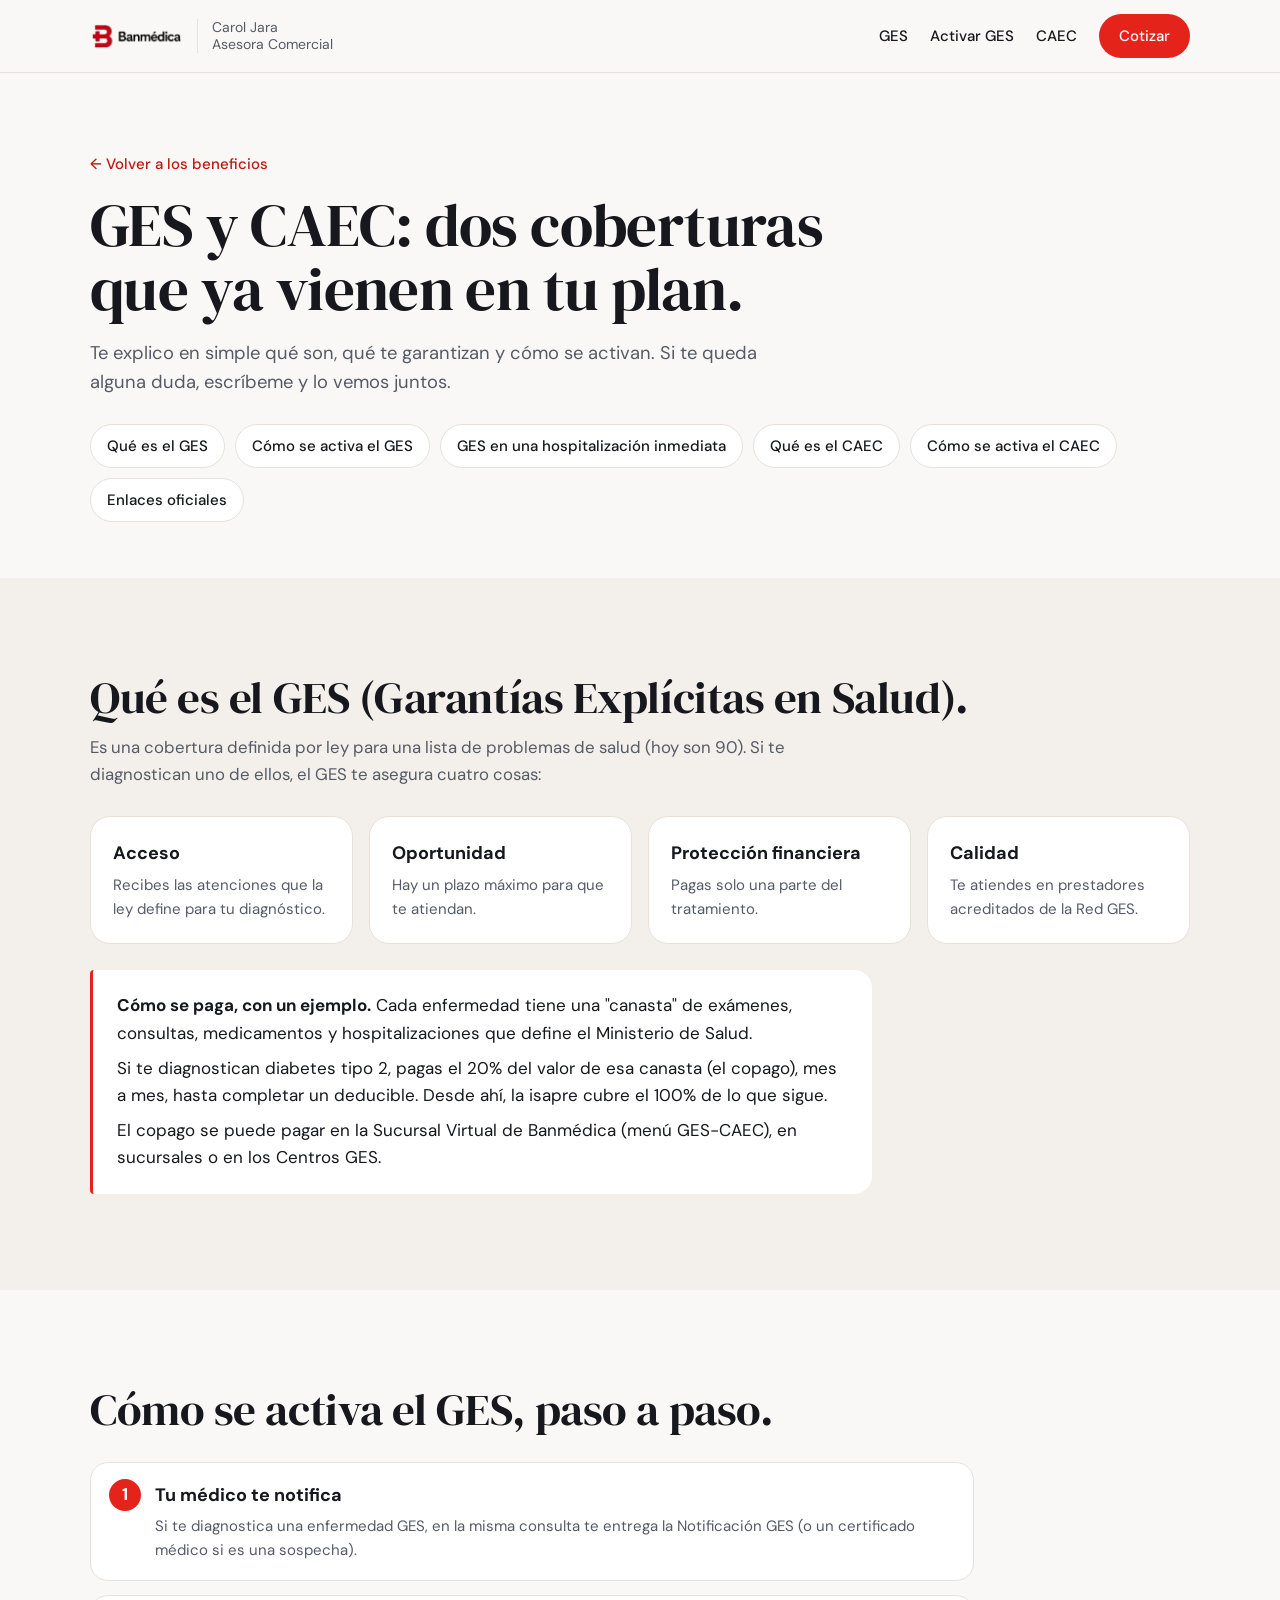
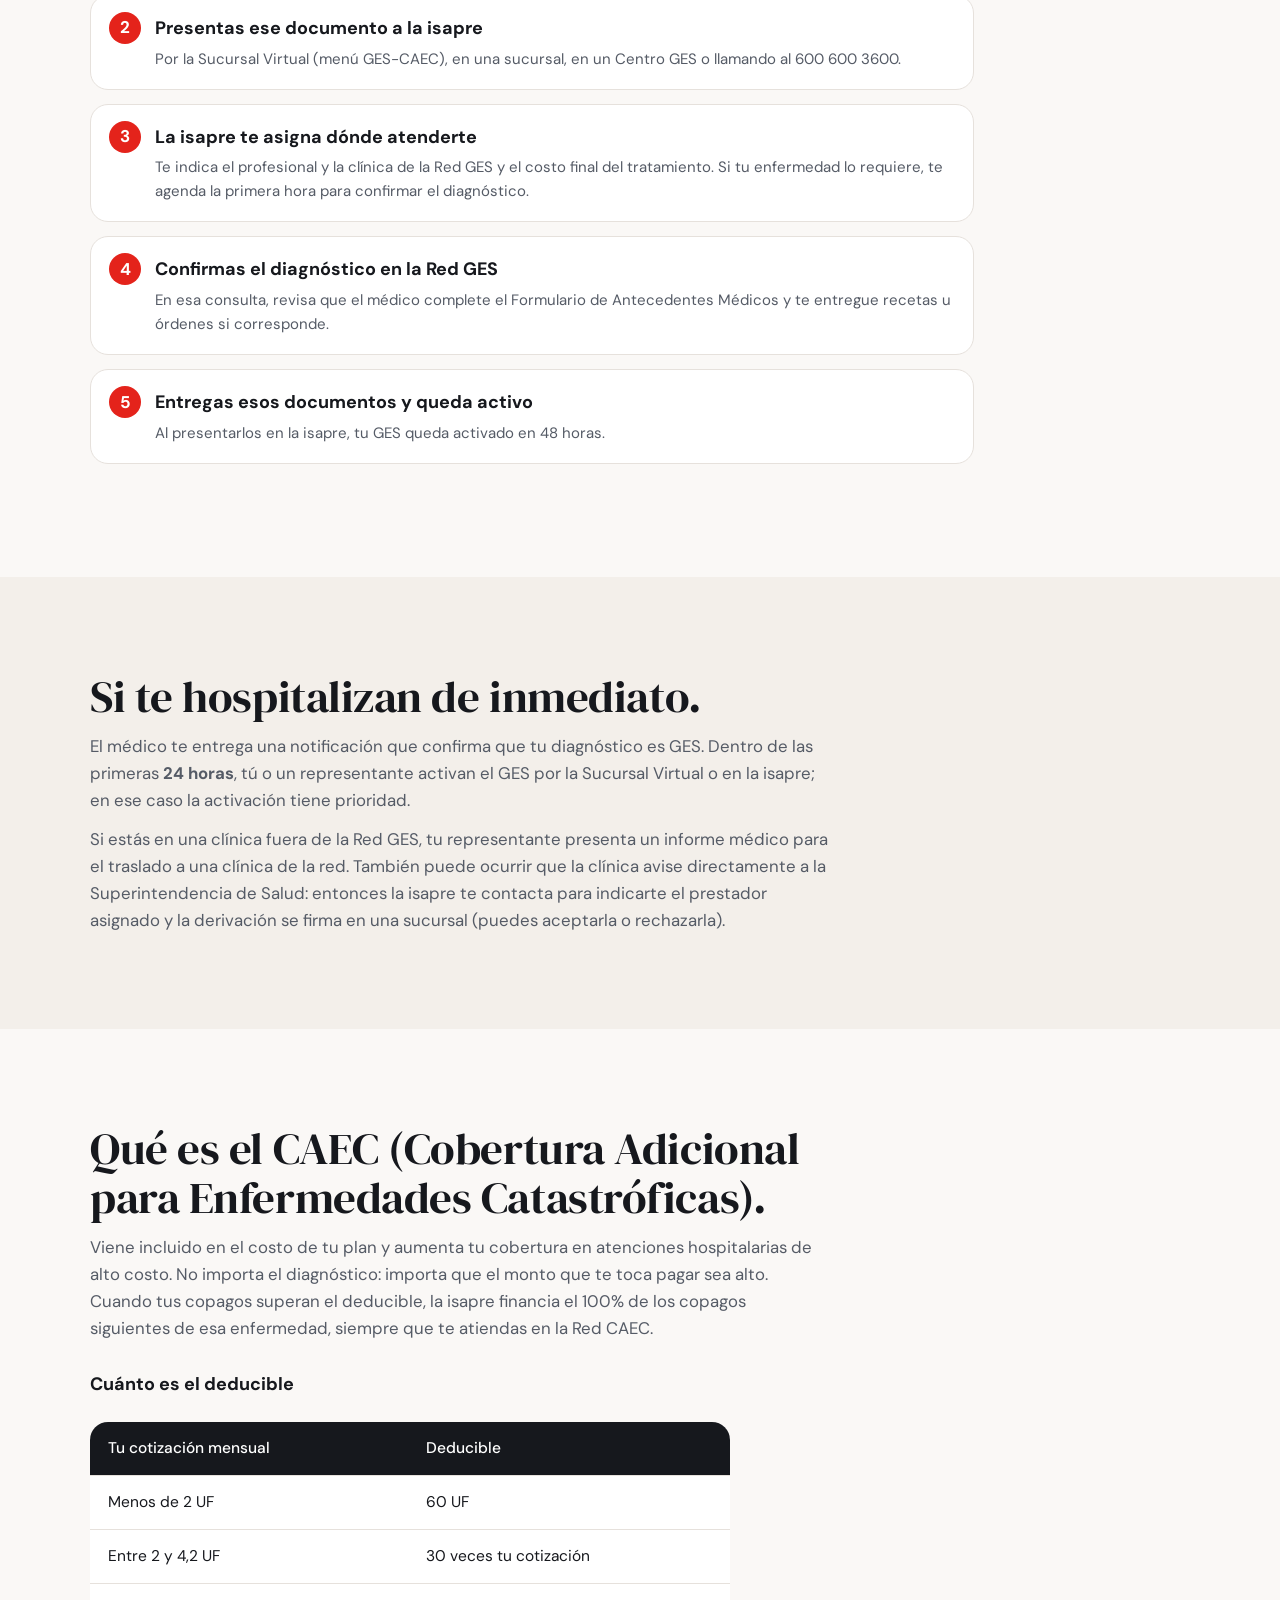
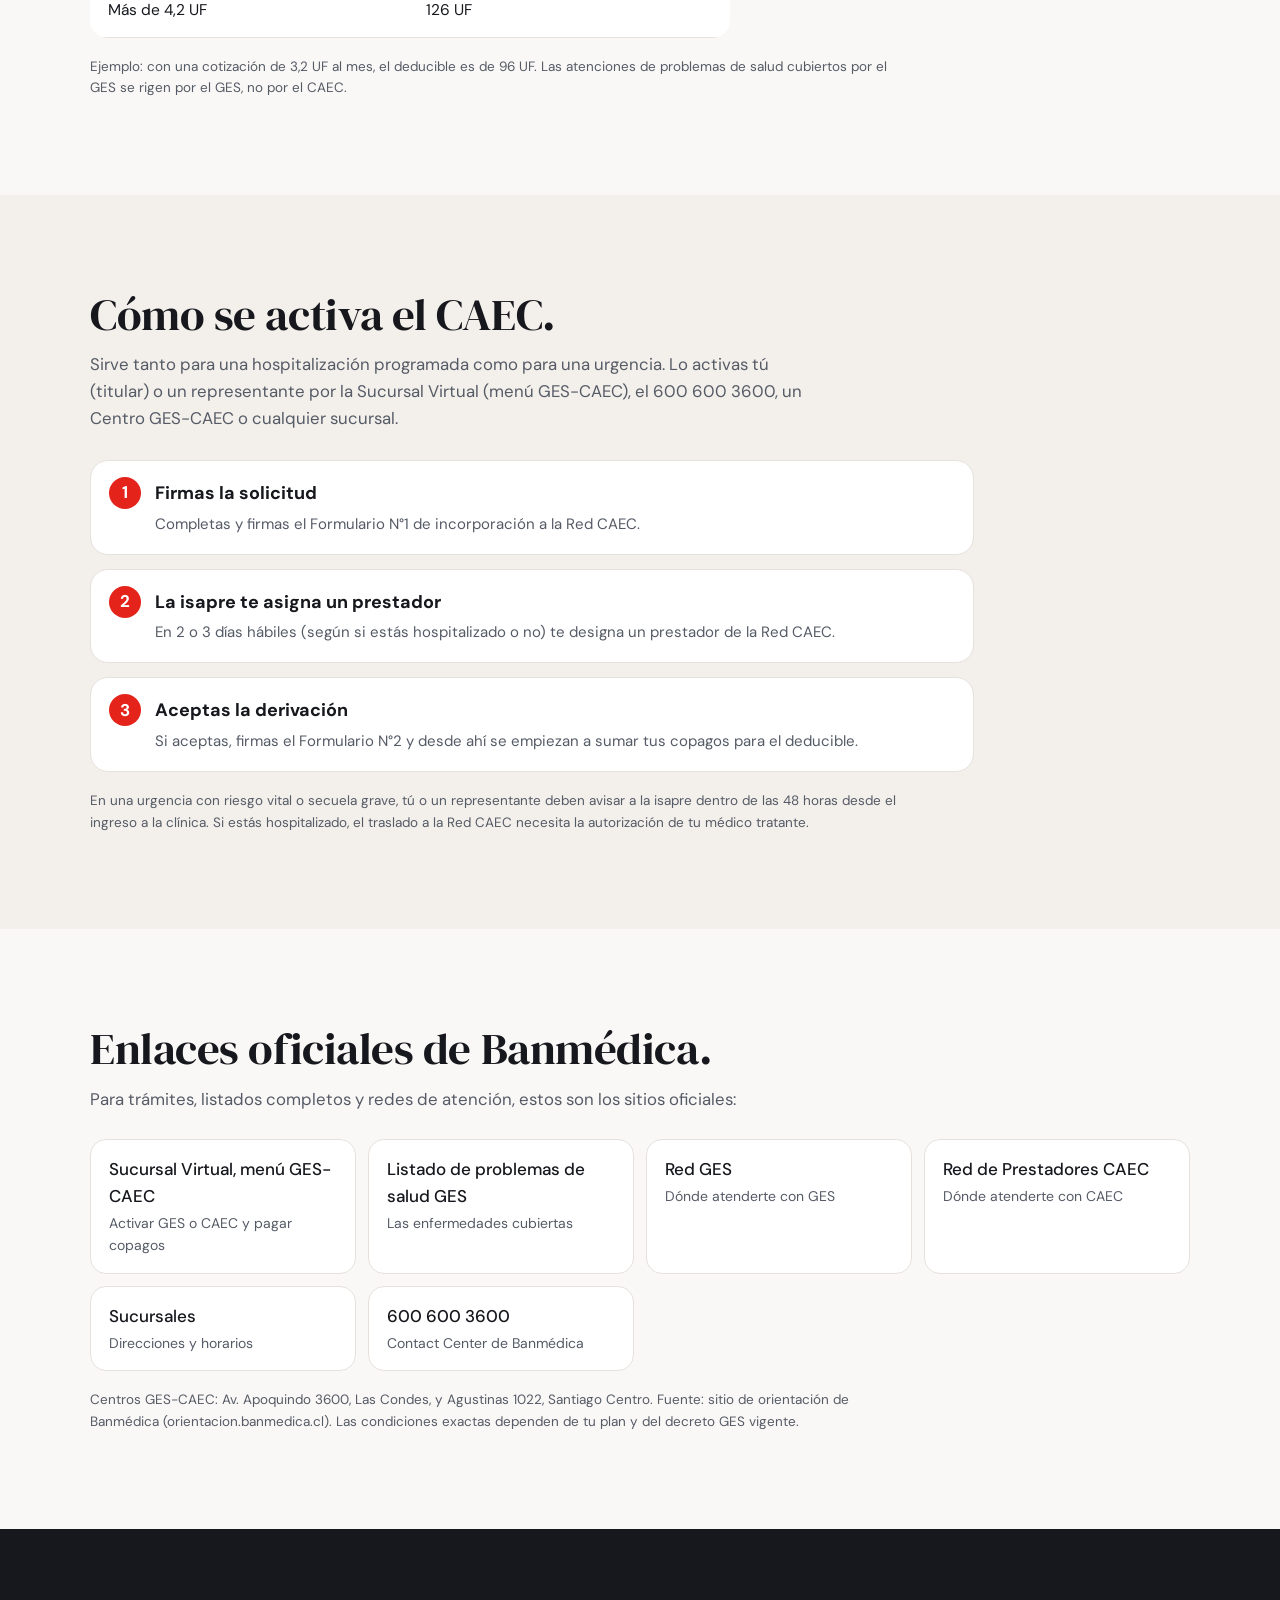
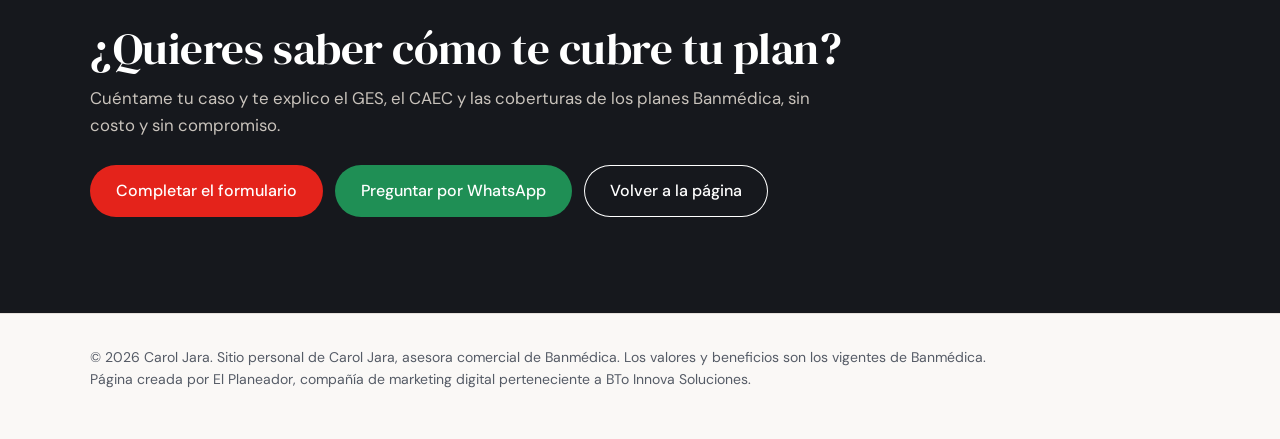
<file: salud/banmedica/carol-jara/v2/ges/index.html>
<!DOCTYPE html>
<html lang="es-CL">
<head>
<meta charset="utf-8">
<meta name="viewport" content="width=device-width, initial-scale=1">
<meta name="robots" content="noindex, nofollow">
<title>GES y CAEC explicados · Carol Jara, Asesora Comercial Banmédica</title>
<meta name="description" content="Qué es el GES y el CAEC de Banmédica, qué te garantizan y cómo se activan, explicado por Carol Jara.">
<link rel="preconnect" href="https://fonts.googleapis.com">
<link rel="preconnect" href="https://fonts.gstatic.com" crossorigin>
<link rel="stylesheet" href="https://fonts.googleapis.com/css2?family=DM+Serif+Display&family=DM+Sans:opsz,wght@9..40,400;9..40,500;9..40,700&display=swap">
<style>
    :root {
        --fondo: #FAF8F6; --blanco: #FFFFFF; --tinta: #16181D; --suave: #555B66; --linea: #E6E1DC;
        --rojo: #E4231B; --rojo-t: #C0170F; --rojo-suave: #FDECEB; --arena: #F3EFEA; --oscuro: #16181D;
        --serif: "DM Serif Display", Georgia, serif; --sans: "DM Sans", system-ui, -apple-system, "Segoe UI", sans-serif;
        --m: clamp(20px, 5vw, 72px);
    }
    *, *::before, *::after { box-sizing: border-box; }
    html { scroll-behavior: smooth; scroll-padding-top: 84px; }
    body { margin: 0; background: var(--fondo); color: var(--tinta); font: 400 17px/1.6 var(--sans); -webkit-font-smoothing: antialiased; }
    img { display: block; max-width: 100%; }
    a { color: inherit; }
    h1, h2, h3, p { margin: 0; }
    h1, h2 { font-family: var(--serif); font-weight: 400; letter-spacing: -.01em; text-wrap: balance; }
    :focus-visible { outline: 2px solid var(--rojo); outline-offset: 3px; }
    .caja { width: min(1100px, 100% - var(--m) * 2); margin-inline: auto; }
    .btn { display: inline-flex; align-items: center; justify-content: center; gap: 9px; min-height: 52px; padding: 0 26px; border-radius: 999px; background: var(--rojo); color: #fff; font: 500 16px/1 var(--sans); text-decoration: none; }
    .btn:hover { background: var(--rojo-t); }
    .btn.wsp { background: #1F8F55; }
    .btn.wsp:hover { background: #18774A; }
    .btn.claro { background: transparent; color: var(--tinta); box-shadow: inset 0 0 0 1px var(--tinta); }

    .cab { position: sticky; top: 0; z-index: 10; background: rgba(250, 248, 246, .97); border-bottom: 1px solid var(--linea); }
    .cab .caja { display: flex; align-items: center; justify-content: space-between; gap: 16px; min-height: 72px; }
    .marca { display: flex; align-items: center; gap: 14px; text-decoration: none; }
    .marca img { height: 30px; width: auto; }
    .marca span { padding-left: 14px; border-left: 1px solid var(--linea); font-size: 14px; color: var(--suave); line-height: 1.2; }
    .cab nav { display: flex; align-items: center; gap: 22px; font-size: 15px; font-weight: 500; }
    .cab nav a:not(.btn) { text-decoration: none; }
    .cab .btn { min-height: 44px; padding: 0 20px; font-size: 15px; }
    @media (max-width: 760px) { .cab nav a:not(.btn) { display: none; } }
    @media (max-width: 420px) { .marca span { display: none; } }

    .portada { padding: clamp(40px, 6vw, 80px) 0 clamp(32px, 5vw, 56px); }
    .volver { font-size: 15px; font-weight: 500; color: var(--rojo-t); text-decoration: none; }
    .portada h1 { margin-top: 16px; font-size: clamp(2.3rem, 5vw, 3.8rem); line-height: 1.05; max-width: 15em; }
    .bajada { margin-top: 18px; font-size: 1.15rem; color: var(--suave); max-width: 38em; }
    .indice { margin-top: 26px; display: flex; flex-wrap: wrap; gap: 10px; }
    .indice a { padding: 9px 16px; border-radius: 999px; background: var(--blanco); border: 1px solid var(--linea); font-size: 15px; font-weight: 500; text-decoration: none; }
    .indice a:hover { border-color: var(--rojo); color: var(--rojo-t); }

    .sec { padding: clamp(52px, 8vw, 96px) 0; }
    .sec.arena { background: var(--arena); }
    .sec h2 { font-size: clamp(1.9rem, 3.6vw, 2.8rem); line-height: 1.08; }
    .sec .intro { margin-top: 12px; color: var(--suave); max-width: 44em; font-size: 1.05rem; }
    .sec h3 { font-size: 18px; }
    .grilla { margin-top: 28px; display: grid; grid-template-columns: repeat(4, 1fr); gap: 16px; }
    .tarjeta { padding: 22px; background: var(--blanco); border: 1px solid var(--linea); border-radius: 20px; }
    .tarjeta p { margin-top: 6px; font-size: 15px; color: var(--suave); }
    .tarjeta .n { display: inline-grid; place-items: center; width: 32px; height: 32px; border-radius: 50%; background: var(--rojo-suave); color: var(--rojo-t); font-weight: 700; margin-bottom: 12px; }
    @media (max-width: 900px) { .grilla { grid-template-columns: 1fr 1fr; } }
    @media (max-width: 560px) { .grilla { grid-template-columns: 1fr; } }
    .ejemplo { margin-top: 26px; padding: 22px 24px; background: var(--blanco); border-left: 3px solid var(--rojo); border-radius: 4px 18px 18px 4px; max-width: 46em; }
    .ejemplo p + p { margin-top: 8px; }
    .pasos { margin-top: 28px; display: grid; gap: 14px; counter-reset: p; max-width: 52em; padding: 0; list-style: none; }
    .pasos li { position: relative; padding: 18px 20px 18px 64px; background: var(--blanco); border: 1px solid var(--linea); border-radius: 18px; }
    .pasos li::before { counter-increment: p; content: counter(p); position: absolute; left: 18px; top: 16px; width: 32px; height: 32px; border-radius: 50%; background: var(--rojo); color: #fff; display: grid; place-items: center; font-weight: 700; }
    .pasos li p { margin-top: 4px; font-size: 15px; color: var(--suave); }
    .tabla { margin-top: 24px; width: 100%; max-width: 640px; border-collapse: collapse; background: var(--blanco); border-radius: 18px; overflow: hidden; font-size: 15.5px; }
    .tabla th, .tabla td { padding: 14px 18px; text-align: left; border-bottom: 1px solid var(--linea); }
    .tabla thead th { background: var(--tinta); color: #fff; font-weight: 500; }
    .enlaces { margin-top: 26px; display: grid; grid-template-columns: repeat(auto-fill, minmax(260px, 1fr)); gap: 12px; }
    .enlaces a { display: block; padding: 16px 18px; background: var(--blanco); border: 1px solid var(--linea); border-radius: 16px; text-decoration: none; font-weight: 500; }
    .enlaces a small { display: block; font-weight: 400; color: var(--suave); font-size: 14px; margin-top: 2px; }
    .enlaces a:hover { border-color: var(--rojo); }
    .nota { margin-top: 18px; font-size: 13.5px; color: var(--suave); max-width: 60em; }
    .cierre { background: var(--oscuro); color: #fff; }
    .cierre .intro { color: #C9C3BC; }
    .cierre .acciones { margin-top: 26px; display: flex; flex-wrap: wrap; gap: 12px; }
    .cierre .btn.claro { color: #fff; box-shadow: inset 0 0 0 1px #fff; }
    footer { padding: 32px 0 48px; font-size: 14px; color: var(--suave); border-top: 1px solid var(--linea); }
</style>
</head>
<body>

<header class="cab">
    <div class="caja">
        <a class="marca" href="../" aria-label="Volver a la página de Carol Jara"><img src="../../img/logo-banmedica.png" alt="Banmédica" width="118" height="38"><span>Carol Jara<br>Asesora Comercial</span></a>
        <nav aria-label="Secciones">
            <a href="#ges">GES</a>
            <a href="#activar-ges">Activar GES</a>
            <a href="#caec">CAEC</a>
            <a class="btn" href="../#cotizar">Cotizar</a>
        </nav>
    </div>
</header>

<main>
    <section class="portada">
        <div class="caja">
            <a class="volver" href="../#beneficios-plan">← Volver a los beneficios</a>
            <h1>GES y CAEC: dos coberturas que ya vienen en tu plan.</h1>
            <p class="bajada">Te explico en simple qué son, qué te garantizan y cómo se activan. Si te queda alguna duda, escríbeme y lo vemos juntos.</p>
            <div class="indice">
                <a href="#ges">Qué es el GES</a>
                <a href="#activar-ges">Cómo se activa el GES</a>
                <a href="#urgencia-ges">GES en una hospitalización inmediata</a>
                <a href="#caec">Qué es el CAEC</a>
                <a href="#activar-caec">Cómo se activa el CAEC</a>
                <a href="#enlaces">Enlaces oficiales</a>
            </div>
        </div>
    </section>

    <section class="sec arena" id="ges">
        <div class="caja">
            <h2>Qué es el GES (Garantías Explícitas en Salud).</h2>
            <p class="intro">Es una cobertura definida por ley para una lista de problemas de salud (hoy son 90). Si te diagnostican uno de ellos, el GES te asegura cuatro cosas:</p>
            <div class="grilla">
                <div class="tarjeta"><h3>Acceso</h3><p>Recibes las atenciones que la ley define para tu diagnóstico.</p></div>
                <div class="tarjeta"><h3>Oportunidad</h3><p>Hay un plazo máximo para que te atiendan.</p></div>
                <div class="tarjeta"><h3>Protección financiera</h3><p>Pagas solo una parte del tratamiento.</p></div>
                <div class="tarjeta"><h3>Calidad</h3><p>Te atiendes en prestadores acreditados de la Red GES.</p></div>
            </div>
            <div class="ejemplo">
                <p><strong>Cómo se paga, con un ejemplo.</strong> Cada enfermedad tiene una "canasta" de exámenes, consultas, medicamentos y hospitalizaciones que define el Ministerio de Salud.</p>
                <p>Si te diagnostican diabetes tipo 2, pagas el 20% del valor de esa canasta (el copago), mes a mes, hasta completar un deducible. Desde ahí, la isapre cubre el 100% de lo que sigue.</p>
                <p>El copago se puede pagar en la Sucursal Virtual de Banmédica (menú GES-CAEC), en sucursales o en los Centros GES.</p>
            </div>
        </div>
    </section>

    <section class="sec" id="activar-ges">
        <div class="caja">
            <h2>Cómo se activa el GES, paso a paso.</h2>
            <ol class="pasos">
                <li><h3>Tu médico te notifica</h3><p>Si te diagnostica una enfermedad GES, en la misma consulta te entrega la Notificación GES (o un certificado médico si es una sospecha).</p></li>
                <li><h3>Presentas ese documento a la isapre</h3><p>Por la Sucursal Virtual (menú GES-CAEC), en una sucursal, en un Centro GES o llamando al 600 600 3600.</p></li>
                <li><h3>La isapre te asigna dónde atenderte</h3><p>Te indica el profesional y la clínica de la Red GES y el costo final del tratamiento. Si tu enfermedad lo requiere, te agenda la primera hora para confirmar el diagnóstico.</p></li>
                <li><h3>Confirmas el diagnóstico en la Red GES</h3><p>En esa consulta, revisa que el médico complete el Formulario de Antecedentes Médicos y te entregue recetas u órdenes si corresponde.</p></li>
                <li><h3>Entregas esos documentos y queda activo</h3><p>Al presentarlos en la isapre, tu GES queda activado en 48 horas.</p></li>
            </ol>
        </div>
    </section>

    <section class="sec arena" id="urgencia-ges">
        <div class="caja">
            <h2>Si te hospitalizan de inmediato.</h2>
            <p class="intro">El médico te entrega una notificación que confirma que tu diagnóstico es GES. Dentro de las primeras <strong>24 horas</strong>, tú o un representante activan el GES por la Sucursal Virtual o en la isapre; en ese caso la activación tiene prioridad.</p>
            <p class="intro">Si estás en una clínica fuera de la Red GES, tu representante presenta un informe médico para el traslado a una clínica de la red. También puede ocurrir que la clínica avise directamente a la Superintendencia de Salud: entonces la isapre te contacta para indicarte el prestador asignado y la derivación se firma en una sucursal (puedes aceptarla o rechazarla).</p>
        </div>
    </section>

    <section class="sec" id="caec">
        <div class="caja">
            <h2>Qué es el CAEC (Cobertura Adicional para Enfermedades Catastróficas).</h2>
            <p class="intro">Viene incluido en el costo de tu plan y aumenta tu cobertura en atenciones hospitalarias de alto costo. No importa el diagnóstico: importa que el monto que te toca pagar sea alto. Cuando tus copagos superan el deducible, la isapre financia el 100% de los copagos siguientes de esa enfermedad, siempre que te atiendas en la Red CAEC.</p>
            <h3 style="margin-top:28px">Cuánto es el deducible</h3>
            <table class="tabla">
                <thead><tr><th>Tu cotización mensual</th><th>Deducible</th></tr></thead>
                <tbody>
                    <tr><td>Menos de 2 UF</td><td>60 UF</td></tr>
                    <tr><td>Entre 2 y 4,2 UF</td><td>30 veces tu cotización</td></tr>
                    <tr><td>Más de 4,2 UF</td><td>126 UF</td></tr>
                </tbody>
            </table>
            <p class="nota">Ejemplo: con una cotización de 3,2 UF al mes, el deducible es de 96 UF. Las atenciones de problemas de salud cubiertos por el GES se rigen por el GES, no por el CAEC.</p>
        </div>
    </section>

    <section class="sec arena" id="activar-caec">
        <div class="caja">
            <h2>Cómo se activa el CAEC.</h2>
            <p class="intro">Sirve tanto para una hospitalización programada como para una urgencia. Lo activas tú (titular) o un representante por la Sucursal Virtual (menú GES-CAEC), el 600 600 3600, un Centro GES-CAEC o cualquier sucursal.</p>
            <ol class="pasos">
                <li><h3>Firmas la solicitud</h3><p>Completas y firmas el Formulario N°1 de incorporación a la Red CAEC.</p></li>
                <li><h3>La isapre te asigna un prestador</h3><p>En 2 o 3 días hábiles (según si estás hospitalizado o no) te designa un prestador de la Red CAEC.</p></li>
                <li><h3>Aceptas la derivación</h3><p>Si aceptas, firmas el Formulario N°2 y desde ahí se empiezan a sumar tus copagos para el deducible.</p></li>
            </ol>
            <p class="nota">En una urgencia con riesgo vital o secuela grave, tú o un representante deben avisar a la isapre dentro de las 48 horas desde el ingreso a la clínica. Si estás hospitalizado, el traslado a la Red CAEC necesita la autorización de tu médico tratante.</p>
        </div>
    </section>

    <section class="sec" id="enlaces">
        <div class="caja">
            <h2>Enlaces oficiales de Banmédica.</h2>
            <p class="intro">Para trámites, listados completos y redes de atención, estos son los sitios oficiales:</p>
            <div class="enlaces">
                <a href="https://login.isaprebanmedica.cl/login?m=BGES" target="_blank" rel="noopener">Sucursal Virtual, menú GES-CAEC<small>Activar GES o CAEC y pagar copagos</small></a>
                <a href="https://www.banmedica.cl/ges/" target="_blank" rel="noopener">Listado de problemas de salud GES<small>Las enfermedades cubiertas</small></a>
                <a href="https://www.banmedica.cl/red-ges/" target="_blank" rel="noopener">Red GES<small>Dónde atenderte con GES</small></a>
                <a href="https://www.banmedica.cl/red-caec/" target="_blank" rel="noopener">Red de Prestadores CAEC<small>Dónde atenderte con CAEC</small></a>
                <a href="https://www.banmedica.cl/sucursales/" target="_blank" rel="noopener">Sucursales<small>Direcciones y horarios</small></a>
                <a href="tel:6006003600">600 600 3600<small>Contact Center de Banmédica</small></a>
            </div>
            <p class="nota">Centros GES-CAEC: Av. Apoquindo 3600, Las Condes, y Agustinas 1022, Santiago Centro. Fuente: sitio de orientación de Banmédica (orientacion.banmedica.cl). Las condiciones exactas dependen de tu plan y del decreto GES vigente.</p>
        </div>
    </section>

    <section class="sec cierre">
        <div class="caja">
            <h2>¿Quieres saber cómo te cubre tu plan?</h2>
            <p class="intro">Cuéntame tu caso y te explico el GES, el CAEC y las coberturas de los planes Banmédica, sin costo y sin compromiso.</p>
            <div class="acciones">
                <a class="btn" href="../#cotizar">Completar el formulario</a>
                <a class="btn wsp" href="https://wa.me/56923971471?text=Hola%20Carol%2C%20le%C3%AD%20sobre%20el%20GES%20en%20tu%20p%C3%A1gina%20y%20tengo%20una%20pregunta." target="_blank" rel="noopener">Preguntar por WhatsApp</a>
                <a class="btn claro" href="../">Volver a la página</a>
            </div>
        </div>
    </section>
</main>

<footer>
    <div class="caja">
        <p>© 2026 Carol Jara. Sitio personal de Carol Jara, asesora comercial de Banmédica. Los valores y beneficios son los vigentes de Banmédica.<br>Página creada por El Planeador, compañía de marketing digital perteneciente a BTo Innova Soluciones.</p>
    </div>
</footer>
</body>
</html>
</file>
